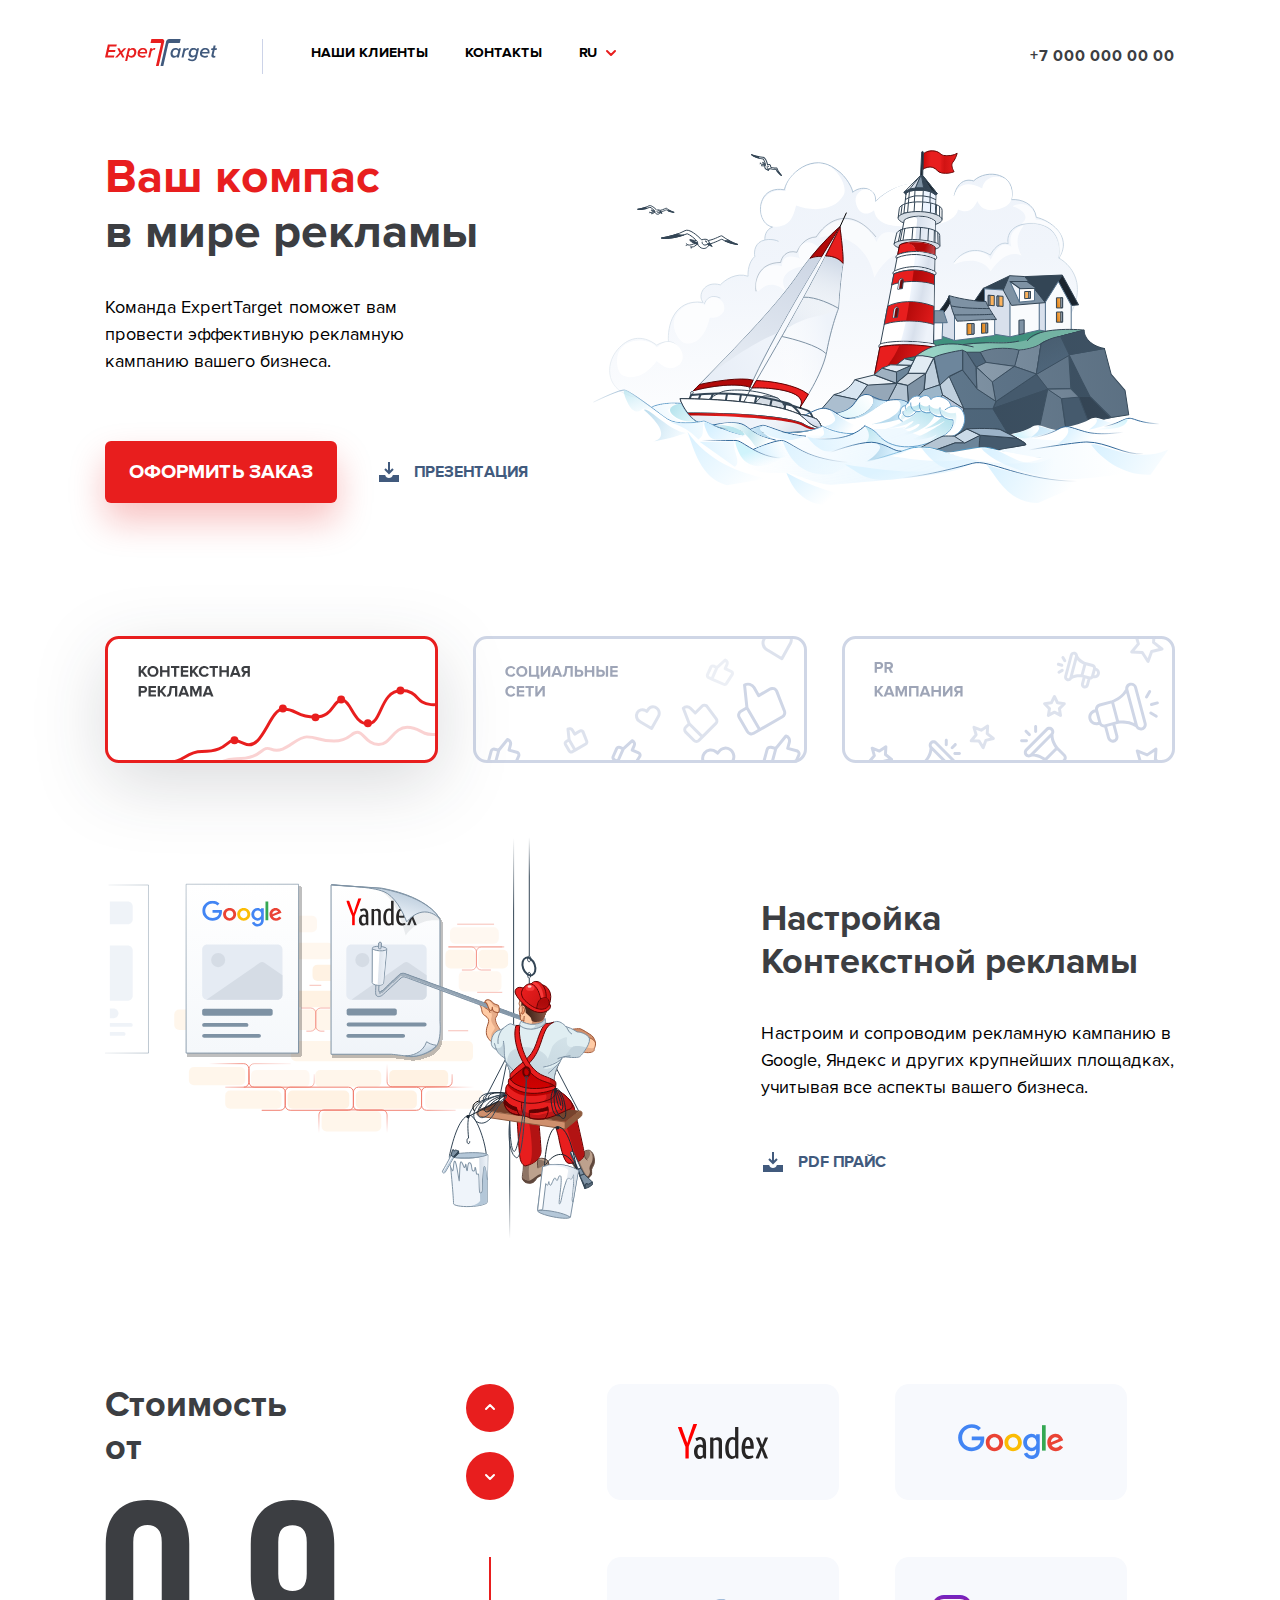
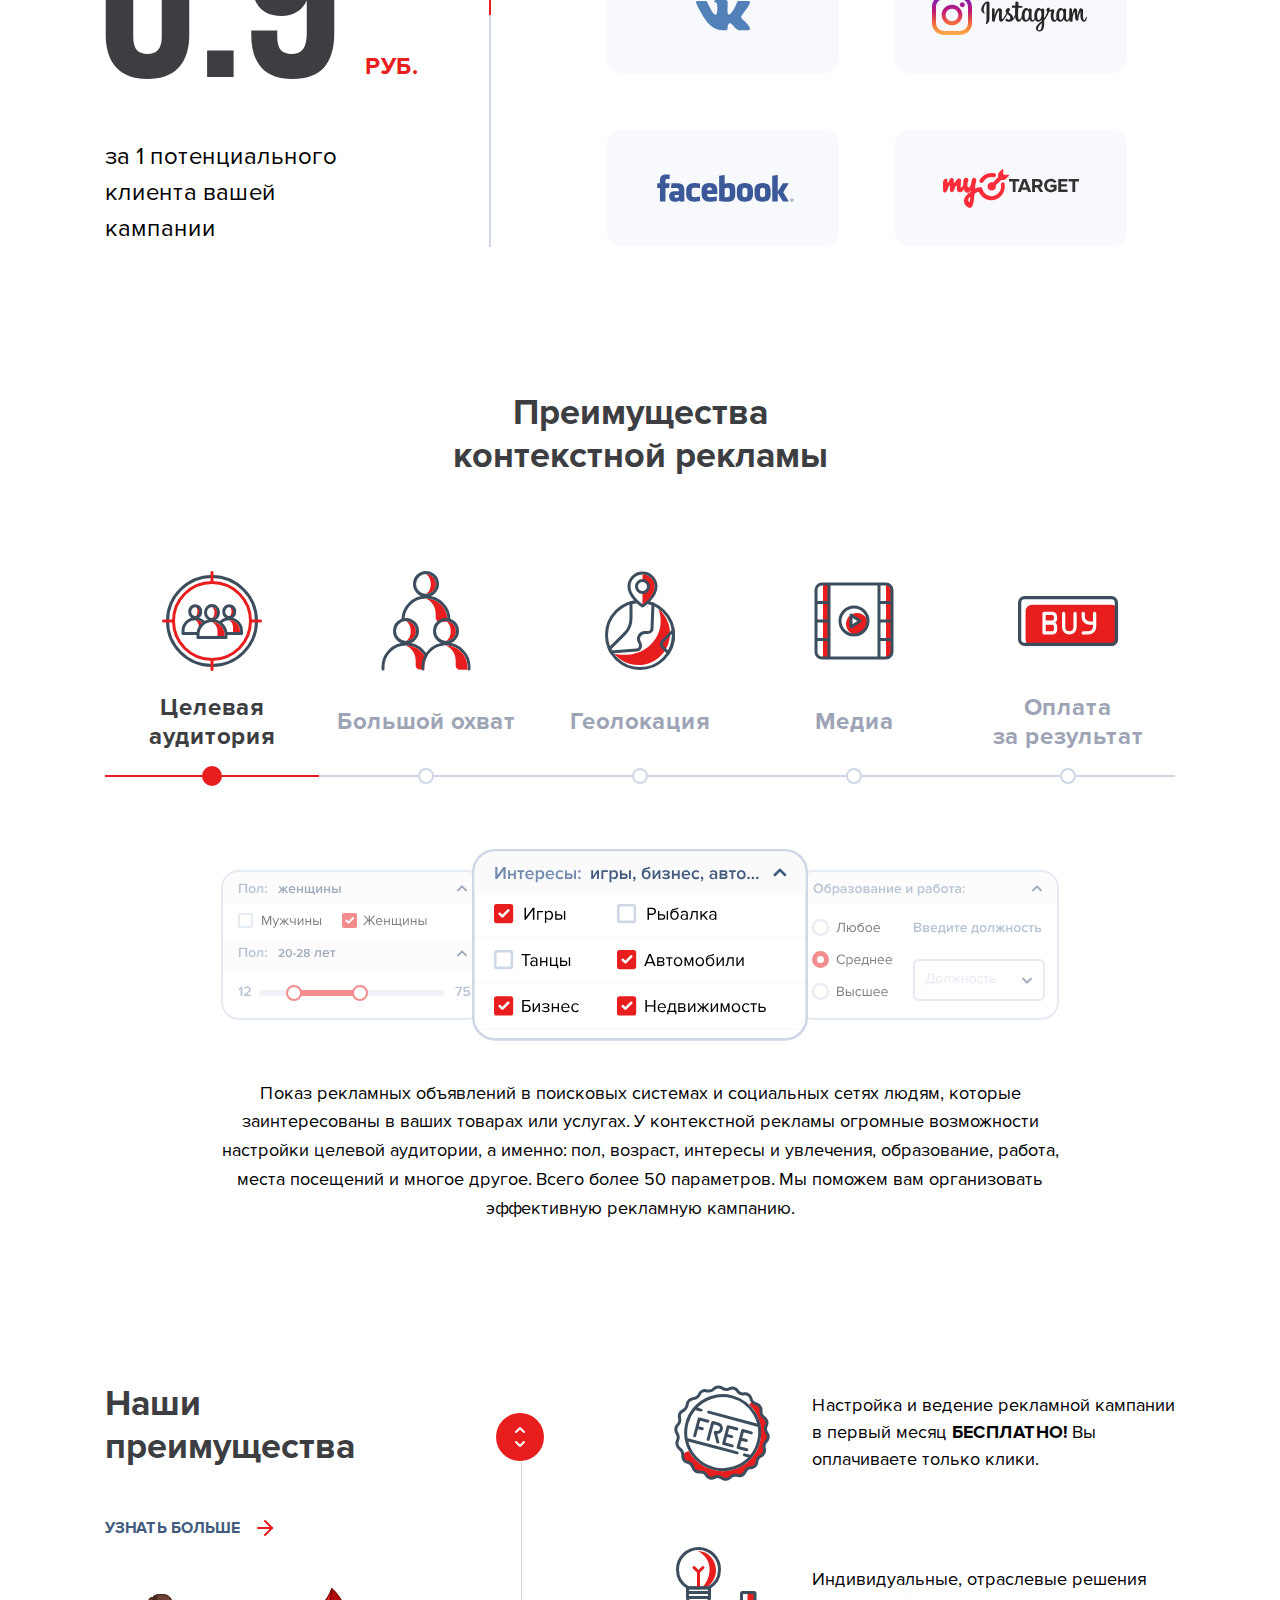
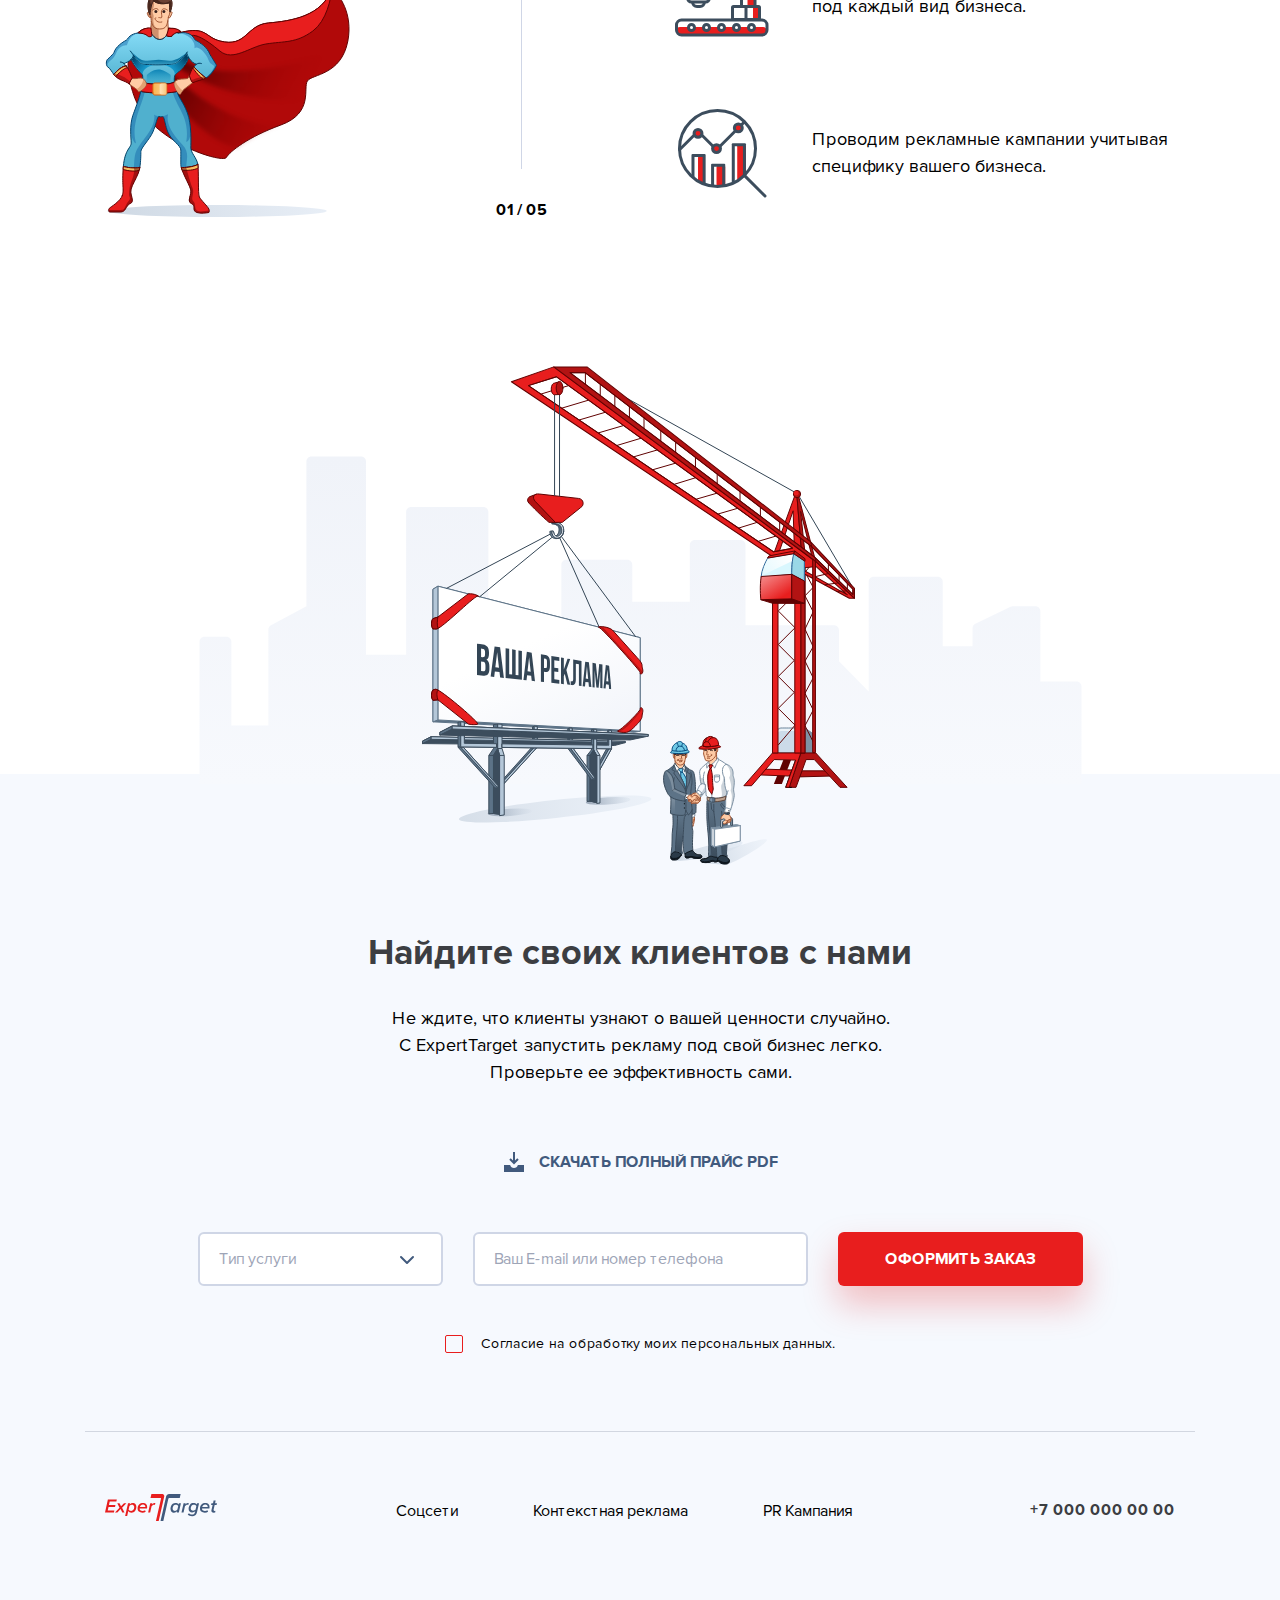
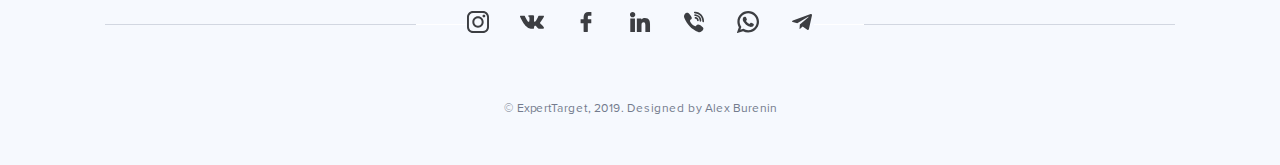
<file: index.html>
<!DOCTYPE html>
<html lang="ru">
<head>
    <meta charset=utf-8>
    <meta name="viewport" content="width= device-width, initial-scale=1">
    <meta name="description" content="">
    <meta name="keywords" content="">
    <title>Ваш компас в мире рекламы</title>
    <link rel="icon" type="image/png" href="img/favicon.png">
    <link href="css/fonts.css" rel="stylesheet">
<!--    <link href="css/screen.css" rel="stylesheet">-->
     <link href="css/style.css" rel="stylesheet">
    <script src="js/jquery.js"></script>
<!--    <script src="js/script.js"></script>-->
     <script src="js/script.min.js"></script>
</head>
<body>

  <div id="wrapper">

    <div id="modal">
      <div class="modal_content">
        <div class="modal_close">
          <img src="img/close.svg" title="закрыть окно" alt="закрыть окно">
        </div>
        <div class="content_place"></div>
      </div>
    </div>

    <div id="fixed_menu" class="fixed_menu_wrapper">
      <nav class="fixed_menu">
         <a href="/" class="logo"><img src="img/logo.svg" alt="Expert Target"></a>
         <ul class="fixed_menu_links">
           <li><a href="index.html">Контекстная реклама</a></li>
           <li><a href="index3.html">Соцсети</a></li>
           <li><a href="index2.html">СМИ</a></li>
           <li><a href="customers.html">Наши клиенты</a></li>
           <li><a href="#contacts" class="popup_link">Контакты</a></li>
           <li><a href="#" class="link_select">Ru</a></li>
         </ul>
         <a href="" class="main_outline_btn">Оформить заказ</a>
      </nav>
    </div>

    <div class="mobile_nav">
      <div class="mobile_nav_menu">
        <img src="img/menu-line.svg" alt="открыть меню">
        <img src="img/menu-line.svg" alt="открыть меню">
        <img src="img/menu-line.svg" alt="открыть меню">
      </div>
      <p class="logo"><img src="img/logo.svg" alt="Expert Target"></p>
      <a href="" class="mobile_nav_tel">
        <img src="img/tel-icon.svg" alt="Позвонить">
      </a>
    </div>

    <div id="mobile-menu" class="mobile_menu_wrapper">
      <div class="mobile_menu_overlay"></div>
      <nav class="mobile_menu">
        <div class="mobile_menu_close">
          <img src="img/close.svg" alt="закрыть меню">
        </div>
        <div class="mobile_menu_head">
          <p class="logo"><img src="img/logo.svg" alt="Expert Target"></p>
           <a href="#" class="link_select">Ru</a>
        </div>
         <ul class="mobile_menu_links">
           <li class="mobile_menu_active"><a href="index.html">Контекстная реклама</a></li>
           <li><a href="index3.html">Соцсети</a></li>
           <li><a href="index2.html">СМИ</a></li>
           <li><a href="customers.html">Наши клиенты</a></li>
           <li><a href="#contacts" class="popup_link">Контакты</a></li>
         </ul>
         <div class="mobile_menu_bottom">
           <p><a href="tel:+70000000000" class="mobile_menu_tel">+7 000 000 00 00</a></p>
           <a href="#" class="main_btn">Оформить заказ</a>
         </div>
      </nav>
    </div>

    <div class="wrapper">

      <header>
        <div>
          <a href="/" class="logo"><img src="img/logo.svg" alt="Expert Target"></a>
          <ul class="menu_links">
            <li><a href="customers.html" class="header_link">Наши клиенты</a></li>
            <li><a href="#contacts" class="popup_link header_link">Контакты</a></li>
            <li><a href="#" class="header_link link_select">Ru</a></li>
          </ul>
        </div>
        <a href="tel:+70000000000" class="header_tel">+7 000 000 00 00</a>
      </header>

      <div class="banner">
        <div class="banner_info">
          <h1><span class="text-red">Ваш компас</span> в мире рекламы</h1>
          <h3 class="text">Команда ExpertTarget поможет вам провести эффективную рекламную кампанию вашего бизнеса.</h3>
          <div class="banner_buttons">
            <a href="" class="main_btn">Оформить Заказ</a>
            <a href="" class="main_link">Презентация</a>
          </div>
        </div>
        <img src="img/banner.svg" alt="Ваш компас в мире рекламы" class="banner_img">
      </div>

      <div class="main_types">
        <a href="index.html" class="main_type__active">
          <img src="img/type-context-active.svg"  alt="Контекстрая реклама">
        </a>
        <a href="index3.html">
          <img src="img/type-soc.svg" alt="Социальные сети">
        </a>
        <a href="index2.html">
          <img src="img/type-pr.svg" alt="PR Кампания">
        </a>
      </div>

      <section class="customization">
        <img src="img/customization.svg" alt="Настройка Контекстной рекламы">
        <div class="customization_info">
          <h2>Настройка <br> Контекстной рекламы</h2>
          <p class="text">Настроим и сопроводим рекламную кампанию в Google, Яндекс и других крупнейших площадках, учитывая все аспекты вашего бизнеса.</p>
          <a href="" class="main_link">pdf прайс</a>
        </div>
      </section>

      <section class="cost">
        <div class="cost_static">
          <h2>Стоимость от</h2>
          <div class="cost_static_price">
            <img src="img/cost.svg" alt="0.9">
            <span class="text-red">Руб.</span>
          </div>
          <p>за 1 потенциального клиента вашей кампании</p>
        </div>
        <div class="cost_scroll">
          <button class="cost_scroll_up"></button>
          <button class="cost_scroll_dowm"></button>
          <div class="cost_scroll_line">
            <span></span>
          </div>
        </div>
        <div class="cost_elements">
          <div class="cost_item">
            <img src="img/index/yandex.svg" alt="yandex">
          </div>
          <div class="cost_item">
            <img src="img/index/google.svg" alt="google">
          </div>
          <div class="cost_item">
            <img src="img/index/vk.svg" alt="vk">
          </div>
          <div class="cost_item">
            <img src="img/index/instagram.svg" alt="instagram">
          </div>
          <div class="cost_item">
            <img src="img/index/fb.svg" alt="facebook">
          </div>
          <div class="cost_item">
            <img src="img/index/mytarget.svg" alt="mytarget">
          </div>
          <div class="cost_item">
            <img src="img/index/vk.svg" alt="vk">
          </div>
          <div class="cost_item">
            <img src="img/index/vk.svg" alt="vk">
          </div>
          <div class="cost_item">
            <img src="img/index/vk.svg" alt="vk">
          </div>
          <div class="cost_item">
            <img src="img/index/vk.svg" alt="vk">
          </div>
        </div>
        <div class="cost_line-mobile"><span></span></div>

      </section>

      <section class="main_tabs tabs_png">
        <h2>Преимущества контекстной рекламы</h2>
        <div class="tabs">
          <div class="tabs__links">
            <div class="tabs__link">
              <img src="img/index/tagetlh.svg" alt="Целевая аудитория">
              <span>Целевая <br> аудитория</span>
              <div class="tab-info">
                <div class="tab_full-width">
                  <img src="img/index/targetlh-img.svg" alt="Целевая аудитория">
                  <p class="text">Показ рекламных объявлений в поисковых системах и социальных сетях людям, которые заинтересованы в ваших товарах или услугах. У контекстной рекламы огромные возможности настройки целевой аудитории, а именно: пол, возраст, интересы и увлечения, образование, работа, места посещений и многое другое. Всего более 50 параметров. Мы поможем вам организовать эффективную рекламную кампанию.</p>
                </div>
              </div>
            </div>

            <div class="tabs__link">
              <img src="img/index/greatreach.svg" alt="Большой охват">
              <span>Большой охват</span>
              <div class="tab-info">
                <div class="tab_full-width">
                  <img src="img/index/greatreach-img.svg" alt="Большой охват">
                  <span>Пользователей в 2019 году</span>
                  <p class="text">Поисковые системы и социальные сети посещают миллионы людей ежедневно. Не упускайте возможность найти ваших клиентов среди интернет пользователей. Контекстная реклама подходит как мелкому так и крупному бизнесу.</p>
                </div>
              </div>
            </div>

            <div class="tabs__link">
              <img src="img/index/geolocation.svg" alt="Геолокация">
              <span>Геолокация</span>
              <div class="tab-info">
                <div class="tab_half-width">
                  <img src="img/index/geolocation-img.svg" alt="Геолокация">
                  <p class="text">Показывайте ваши объявления людям, которые проживают в нужных регионах или посещают определенные места. Возможно задавать Страны, конкретные города, улицы и даже любую точку или место на карте. Что позволяет находить ближайших клиентов к вашему бизнесу.</p>
                </div>
              </div>
            </div>

              <div class="tabs__link">
                <img src="img/index/media.svg" alt="Медиа">
                <span>Медиа</span>
                <div class="tab-info">
                  <div class="tab_full-width">
                    <div class="tabs_video">
                      <div class="phone_video show650">
                        <video src="video/video.mp4"></video>
                      </div>
                      <img src="img/index/media-img-mob.svg" class="show650" alt="Медиа">
                      <img src="img/index/media-img.png" class="hide650" alt="Медиа">
                    </div>
                    <p class="text">Медиайная реклама поможет подробно и быстро рассказать о вашем продукте или услуги. Возможно размещать баннера и целые видеоролики. Такая реклама не останется не замеченной.</p>
                  </div>
                </div>
            </div>
            <div class="tabs__link">
              <img src="img/index/buy.svg" alt="Оплата за результат">
              <span>Оплата <br> за результат</span>
              <div class="tab-info">
                <div class="tab_full-width">
                  <img src="img/index/buy-img.svg" alt="Оплата за результат">
                  <p class="text">Возможно настроить рекламные кампании так, что вы будете платить не за клики или показы, а конкретно за результат. Например, оформленный заказ на вашем сайте, регистрацию, прохождение опроса, заполнение различных форм и.т.д. Данный вид рекламы требует профессиональных знаний и тонкой настройки. Наши специалисты с радостью помогут вам!</p>
                </div>
              </div>
            </div>

          </div>
          <div class="tabs__content"></div>
        </div>
      </section>

      <section class="advantage">
        <div class="advantage_info">
          <h2>Наши преимущества</h2>
          <p class="advantage_text">
            Узнать больше
            <img src="img/right-arrow.svg" alt="в право">
          </p>
          <img src="img/advantage.svg" class="advantage_image" alt="Наши преимущества">
        </div>
        <div class="advantage_scroll">
          <div class="advantage_scroll__btn">
            <button>
              <img src="img/cost-arrow.svg" alt="сдивг">
              <img src="img/cost-arrow.svg" alt="сдивг">
            </button>
          </div>
          <p class="advantage_scroll__count">
            <span class="count_current">01</span>
            /
            <span class="count_total">05</span>
          </p>
        </div>
        <div class="advantage_items">
          <div class="advantage_item">
            <img src="img/index/advanage1.svg" alt="Настройка и ведение рекламной кампании">
            <p class="text">Настройка и ведение рекламной кампании в первый месяц <span>БЕСПЛАТНО!</span> Вы оплачиваете только клики.</p>
          </div>
          <div class="advantage_item">
            <img src="img/index/advanage2.svg" alt="Индивидуальные, отраслевые решения">
            <p class="text">Индивидуальные, отраслевые решения под каждый вид бизнеса.</p>
          </div>
          <div class="advantage_item">
            <img src="img/index/advanage3.svg" alt="Проводим рекламные кампании">
            <p class="text">Проводим рекламные кампании учитывая специфику вашего бизнеса. </p>
          </div>
          <div class="advantage_item">
            <img src="img/index/advanage4.svg" alt="Бесплатная консультация">
            <p class="text">Бесплатная консультация</p>
          </div>
          <div class="advantage_item">
            <img src="img/index/advanage5.svg" alt="Гибкая ценовая политика">
            <p class="text">Гибкая ценовая политика</p>
          </div>
        </div>
      </section>

    </div>

    <div class="action_img">
      <img src="img/advertisement.svg" alt="Ваша реклама">
    </div>

    <section class="action">
      <h2>Найдите своих клиентов с нами</h2>
      <p class="text">Не ждите, что клиенты узнают о вашей ценности случайно. С ExpertTarget запустить рекламу под свой бизнес легко. Проверьте ее эффективность сами.</p>
      <a href="#" class="main_link">скачать полный прайс pdf</a>
      <form action="form.php" enctype="multipart/form-data">
        <div class="action_inputs">
          <select name="service_type" required>
            <option value="" disabled selected class="hidden">Тип услуги</option>
            <option value="">Контекстная реклама</option>
            <option value="">Соцсети</option>
            <option value="">PR Кампания</option>
          </select>
          <input type="text" name="contacts" placeholder="Ваш E-mail или номер телефона">
          <button type="submit" class="main_btn">Оформить Заказ</button>
        </div>
        <label class="action_agreement">
          <input type="checkbox" name="agreement">
          <span class="custom_checkbox"></span>
          Согласие на обработку моих персональных данных.
        </label>
      </form>
    </section>

    <footer>
      <div class="wrapper">
        <div class="footer_nav">
          <a href="/" class="logo"><img src="img/logo.svg" alt="Expert Target"></a>
          <ul class="footer_links">
            <li><a href="index3.html">Соцсети</a></li>
            <li><a href="index.html">Контекстная реклама</a></li>
            <li><a href="index2.html">PR Кампания</a></li>
          </ul>
          <a href="" class="footer_tel">+7 000 000 00 00</a>
        </div>
        <ul class="footer_soc">
          <li><a href="#"><img src="img/instagram.svg" alt="instagram"></a></li>
          <li><a href="#"><img src="img/vk.svg" alt="vk"></a></li>
          <li><a href="#"><img src="img/fb.svg" alt="facebook"></a></li>
          <li><a href="#"><img src="img/in.svg" alt="in"></a></li>
          <li><a href="#"><img src="img/tel.svg" alt="tel"></a></li>
          <li><a href="#"><img src="img/whatsapp.svg" alt="whatsapp"></a></li>
          <li><a href="#"><img src="img/telegram.svg" alt="telegram"></a></li>
        </ul>
        <p class="footer_text">© ExpertTarget, 2019. Designed by Alex Burenin</p>
      </div>
    </footer>

    <div id="contacts" class="popup" data-width="330">
      <div class="contacts">
        <div class="contacts_info">
          <h4>Контакты</h4>
          <div class="contacts_item">
            <p>E-mail:</p>
            <a href="mailto:experttarget@gmail.com">experttarget@gmail.com</a>
          </div>
          <div class="contacts_item">
            <p>Телефон:</p>
            <a href="rel:+70000000000">+7 000 000 00 00</a>
          </div>
        </div>
        <div class="contacts_line"></div>
        <div class="contacts_soc">
          <a href="#"><img src="img/instagram.svg" alt="instagram"></a>
          <a href="#"><img src="img/vk.svg" alt="vk"></a>
          <a href="#"><img src="img/fb.svg" alt="facebook"></a>
          <a href="#"><img src="img/in.svg" alt="in"></a>
          <a href="#"><img src="img/tel.svg" alt="tel"></a>
          <a href="#"><img src="img/whatsapp.svg" alt="whatsapp"></a>
          <a href="#"><img src="img/telegram.svg" alt="telegram"></a>
        </div>
      </div>
    </div>

  </div>

</body>
</html>
</file>
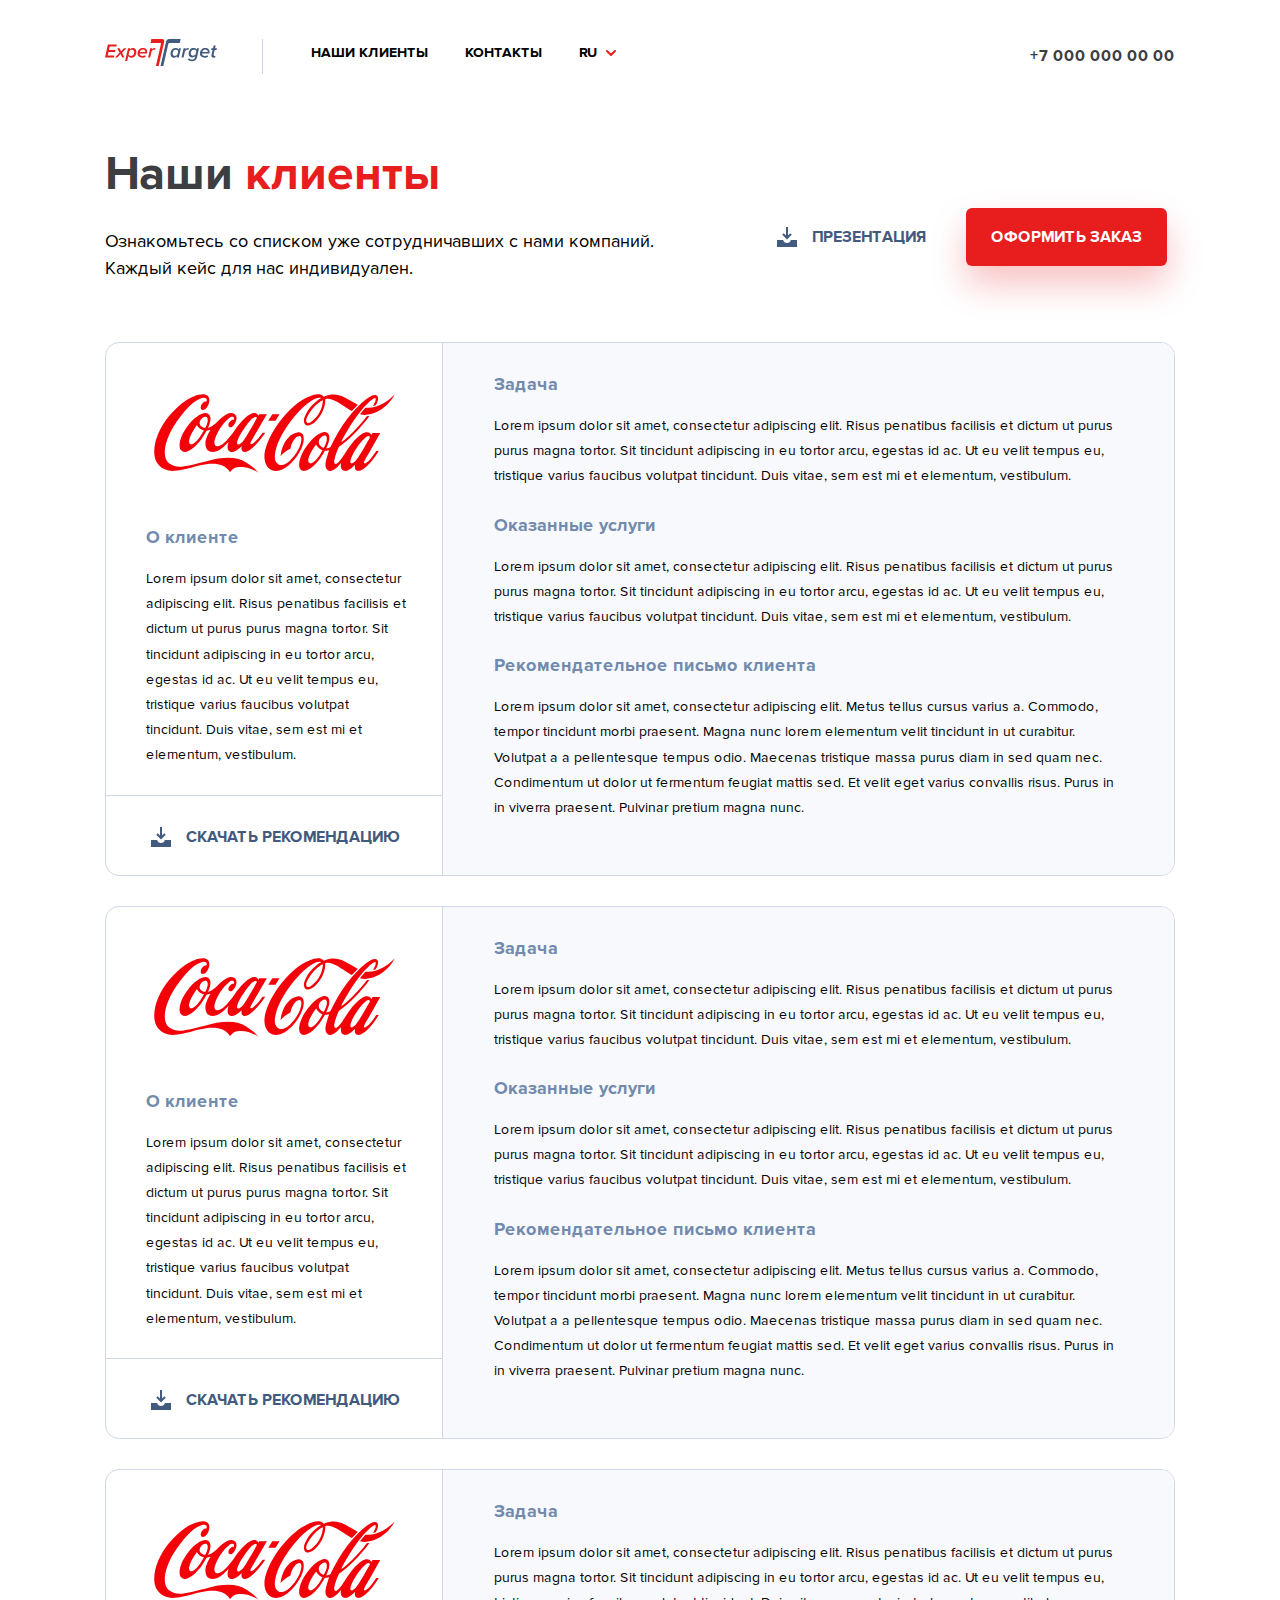
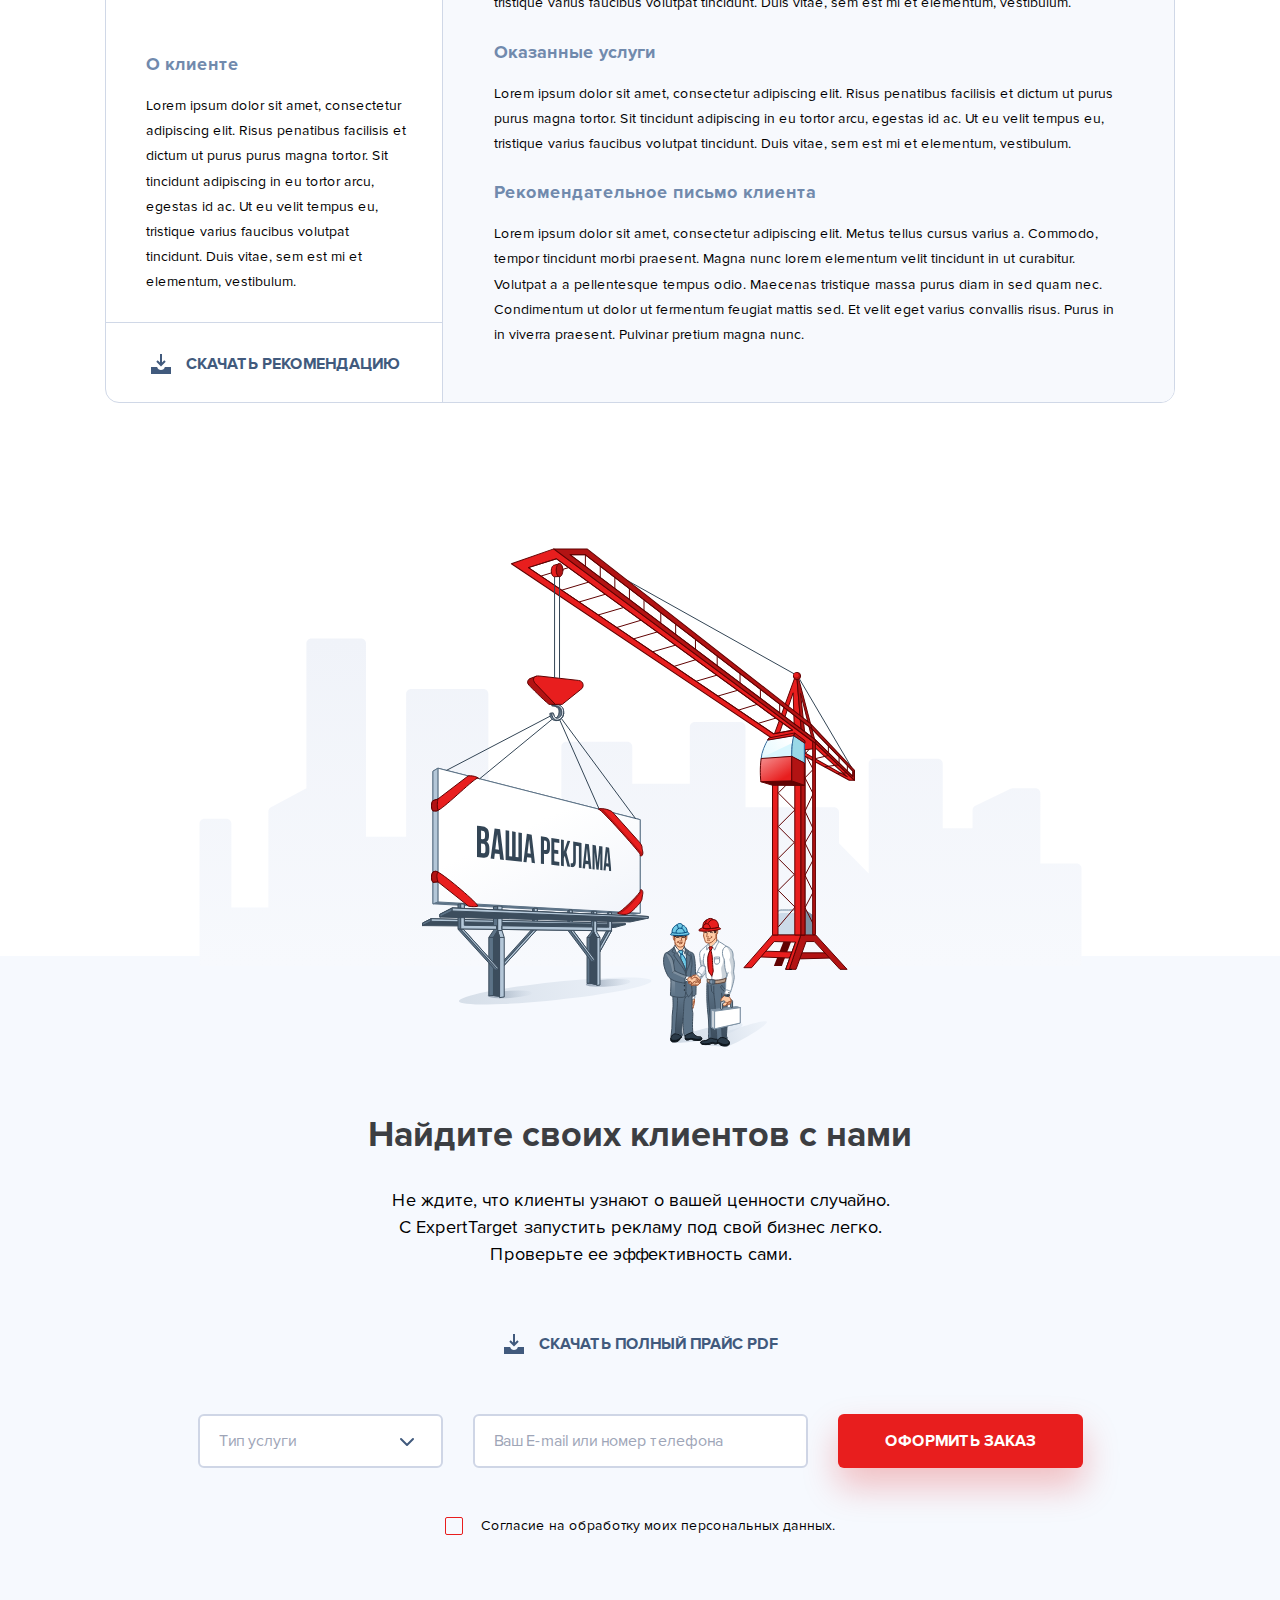
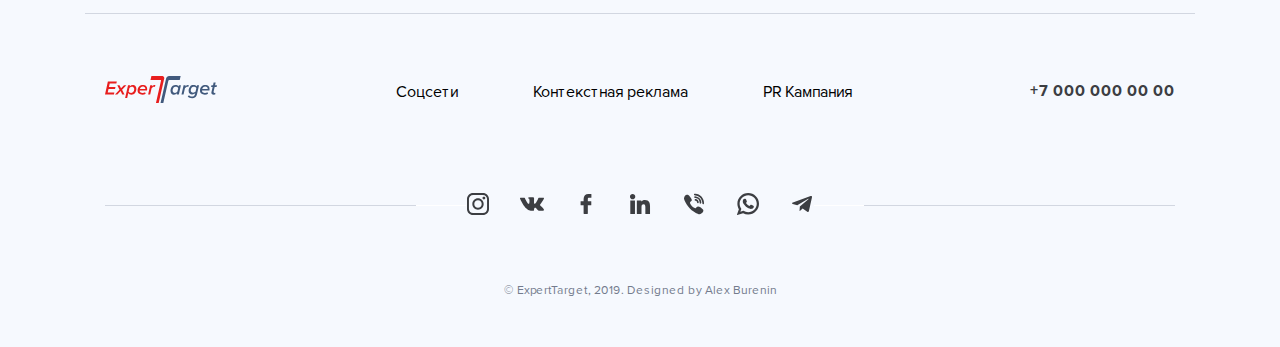
<file: customers.html>
<!DOCTYPE html>
<html lang="ru">
<head>
  <meta charset=utf-8>
  <meta name="viewport" content="width= device-width, initial-scale=1">
  <meta name="description" content="">
  <meta name="keywords" content="">
  <title>Ваш компас в мире рекламы</title>
  <link rel="icon" type="image/png" href="img/favicon.png">
  <link href="css/fonts.css" rel="stylesheet">
  <!-- <link href="css/screen.css" rel="stylesheet"> -->
  <link href="css/style.css" rel="stylesheet">
  <script src="js/jquery.js"></script>
  <!-- <script src="js/script.js"></script> -->
  <script src="js/script.min.js"></script>
</head>

<body>

  <div id="wrapper">

    <div id="modal">
      <div class="modal_content">
        <div class="modal_close">
          <img src="img/close.svg" title="закрыть окно" alt="закрыть окно">
        </div>
        <div class="content_place"></div>
      </div>
    </div>

    <div id="fixed_menu" class="fixed_menu_wrapper">
      <nav class="fixed_menu">
        <a href="/" class="logo"><img src="img/logo.svg" alt="Expert Target"></a>
        <ul class="fixed_menu_links">
          <li><a href="index.html">Контекстная реклама</a></li>
          <li><a href="index3.html">Соцсети</a></li>
          <li><a href="index2.html">СМИ</a></li>
          <li><a href="customers.html">Наши клиенты</a></li>
          <li><a href="#contacts" class="popup_link">Контакты</a></li>
          <li><a href="#" class="link_select">Ru</a></li>
        </ul>
        <a href="" class="main_outline_btn">Оформить заказ</a>
      </nav>
    </div>

    <div class="mobile_nav">
      <div class="mobile_nav_menu">
        <img src="img/menu-line.svg" alt="открыть меню">
        <img src="img/menu-line.svg" alt="открыть меню">
        <img src="img/menu-line.svg" alt="открыть меню">
      </div>
      <p class="logo"><img src="img/logo.svg" alt="Expert Target"></p>
      <a href="" class="mobile_nav_tel">
        <img src="img/tel-icon.svg" alt="Позвонить">
      </a>
    </div>

    <div id="mobile-menu" class="mobile_menu_wrapper">
      <div class="mobile_menu_overlay"></div>
      <nav class="mobile_menu">
        <div class="mobile_menu_close">
          <img src="img/close.svg" alt="закрыть меню">
        </div>
        <div class="mobile_menu_head">
          <p class="logo"><img src="img/logo.svg" alt="Expert Target"></p>
          <a href="#" class="link_select">Ru</a>
        </div>
        <ul class="mobile_menu_links">
          <li><a href="index.html">Контекстная реклама</a></li>
          <li><a href="index3.html">Соцсети</a></li>
          <li><a href="index2.html">СМИ</a></li>
          <li class="mobile_menu_active"><a href="customers.html">Наши клиенты</a></li>
          <li><a href="#contacts" class="popup_link">Контакты</a></li>
        </ul>
        <div class="mobile_menu_bottom">
          <p><a href="tel:+70000000000" class="mobile_menu_tel">+7 000 000 00 00</a></p>
          <a href="#" class="main_btn">Оформить заказ</a>
        </div>
      </nav>
    </div>

    <div class="wrapper">

      <header>
        <div>
          <a href="/" class="logo"><img src="img/logo.svg" alt="Expert Target"></a>
          <ul class="menu_links">
            <li><a href="customers.html" class="header_link">Наши клиенты</a></li>
            <li><a href="#contacts" class="popup_link header_link">Контакты</a></li>
            <li><a href="#" class="header_link link_select">Ru</a></li>
          </ul>
        </div>
        <a href="tel:+70000000000" class="header_tel">+7 000 000 00 00</a>
      </header>


      <div class="customers">
        <h1>Наши <span class="text-red">клиенты</span></h1>
        <div class="customers_info">
          <p class="text">Ознакомьтесь со списком уже сотрудничавших с нами компаний. <br>Каждый кейс для нас индивидуален.</p>
          <div class="customers_btn">
            <a href="" class="main_link">Презентация</a>
            <a href="" class="main_btn">Оформить Заказ</a>
          </div>
        </div>
        <div class="customers_item">
          <div class="customer_main">
            <img src="img/customers/coca-cola.svg" alt="Coca cola">
            <h5 class="customer_title">О клиенте</h5>
            <p class="customer_text">Lorem ipsum dolor sit amet, consectetur adipiscing elit. Risus penatibus facilisis et dictum ut purus purus magna tortor. Sit tincidunt adipiscing in eu tortor arcu, egestas id ac. Ut eu velit tempus eu,
              tristique varius faucibus volutpat tincidunt. Duis vitae, sem est mi et elementum, vestibulum. </p>
            <div class="customer_link">
              <a href="" class="main_link ">Скачать рекомендацию</a>
            </div>
          </div>
          <div class="customer_description">
            <div class="customer_description_morebtn">
              <p>Подробнее</p>
            </div>
            <h5 class="customer_title">Задача</h5>
            <p class="customer_text">Lorem ipsum dolor sit amet, consectetur adipiscing elit. Risus penatibus facilisis et dictum ut purus purus magna tortor. Sit tincidunt adipiscing in eu tortor arcu, egestas id ac. Ut eu velit tempus eu,
              tristique varius faucibus volutpat tincidunt. Duis vitae, sem est mi et elementum, vestibulum.</p>
            <h5 class="customer_title">Оказанные услуги</h5>
            <p class="customer_text">Lorem ipsum dolor sit amet, consectetur adipiscing elit. Risus penatibus facilisis et dictum ut purus purus magna tortor. Sit tincidunt adipiscing in eu tortor arcu, egestas id ac. Ut eu velit tempus eu,
              tristique varius faucibus volutpat tincidunt. Duis vitae, sem est mi et elementum, vestibulum.</p>
            <h5 class="customer_title">Рекомендательное письмо клиента</h5>
            <p class="customer_text">Lorem ipsum dolor sit amet, consectetur adipiscing elit. Metus tellus cursus varius a. Commodo, tempor tincidunt morbi praesent. Magna nunc lorem elementum velit tincidunt in ut curabitur. Volutpat a a
              pellentesque tempus odio. Maecenas tristique massa purus diam in sed quam nec. Condimentum ut dolor ut fermentum feugiat mattis sed. Et velit eget varius convallis risus. Purus in in viverra praesent. Pulvinar pretium magna nunc.</p>
          </div>
        </div>
        <div class="customers_item">
          <div class="customer_main">
            <img src="img/customers/coca-cola.svg" alt="Coca cola">
            <h5 class="customer_title">О клиенте</h5>
            <p class="customer_text">Lorem ipsum dolor sit amet, consectetur adipiscing elit. Risus penatibus facilisis et dictum ut purus purus magna tortor. Sit tincidunt adipiscing in eu tortor arcu, egestas id ac. Ut eu velit tempus eu,
              tristique varius faucibus volutpat tincidunt. Duis vitae, sem est mi et elementum, vestibulum. </p>
            <div class="customer_link">
              <a href="" class="main_link ">Скачать рекомендацию</a>
            </div>
          </div>
          <div class="customer_description">
            <div class="customer_description_morebtn">
              <p>Подробнее</p>
            </div>
            <h5 class="customer_title">Задача</h5>
            <p class="customer_text">Lorem ipsum dolor sit amet, consectetur adipiscing elit. Risus penatibus facilisis et dictum ut purus purus magna tortor. Sit tincidunt adipiscing in eu tortor arcu, egestas id ac. Ut eu velit tempus eu,
              tristique varius faucibus volutpat tincidunt. Duis vitae, sem est mi et elementum, vestibulum.</p>
            <h5 class="customer_title">Оказанные услуги</h5>
            <p class="customer_text">Lorem ipsum dolor sit amet, consectetur adipiscing elit. Risus penatibus facilisis et dictum ut purus purus magna tortor. Sit tincidunt adipiscing in eu tortor arcu, egestas id ac. Ut eu velit tempus eu,
              tristique varius faucibus volutpat tincidunt. Duis vitae, sem est mi et elementum, vestibulum.</p>
            <h5 class="customer_title">Рекомендательное письмо клиента</h5>
            <p class="customer_text">Lorem ipsum dolor sit amet, consectetur adipiscing elit. Metus tellus cursus varius a. Commodo, tempor tincidunt morbi praesent. Magna nunc lorem elementum velit tincidunt in ut curabitur. Volutpat a a
              pellentesque tempus odio. Maecenas tristique massa purus diam in sed quam nec. Condimentum ut dolor ut fermentum feugiat mattis sed. Et velit eget varius convallis risus. Purus in in viverra praesent. Pulvinar pretium magna nunc.</p>
          </div>
        </div>
        <div class="customers_item">
          <div class="customer_main">
            <img src="img/customers/coca-cola.svg" alt="Coca cola">
            <h5 class="customer_title">О клиенте</h5>
            <p class="customer_text">Lorem ipsum dolor sit amet, consectetur adipiscing elit. Risus penatibus facilisis et dictum ut purus purus magna tortor. Sit tincidunt adipiscing in eu tortor arcu, egestas id ac. Ut eu velit tempus eu,
              tristique varius faucibus volutpat tincidunt. Duis vitae, sem est mi et elementum, vestibulum. </p>
            <div class="customer_link">
              <a href="" class="main_link ">Скачать рекомендацию</a>
            </div>
          </div>
          <div class="customer_description">
            <div class="customer_description_morebtn">
              <p>Подробнее</p>
            </div>
            <h5 class="customer_title">Задача</h5>
            <p class="customer_text">Lorem ipsum dolor sit amet, consectetur adipiscing elit. Risus penatibus facilisis et dictum ut purus purus magna tortor. Sit tincidunt adipiscing in eu tortor arcu, egestas id ac. Ut eu velit tempus eu,
              tristique varius faucibus volutpat tincidunt. Duis vitae, sem est mi et elementum, vestibulum.</p>
            <h5 class="customer_title">Оказанные услуги</h5>
            <p class="customer_text">Lorem ipsum dolor sit amet, consectetur adipiscing elit. Risus penatibus facilisis et dictum ut purus purus magna tortor. Sit tincidunt adipiscing in eu tortor arcu, egestas id ac. Ut eu velit tempus eu,
              tristique varius faucibus volutpat tincidunt. Duis vitae, sem est mi et elementum, vestibulum.</p>
            <h5 class="customer_title">Рекомендательное письмо клиента</h5>
            <p class="customer_text">Lorem ipsum dolor sit amet, consectetur adipiscing elit. Metus tellus cursus varius a. Commodo, tempor tincidunt morbi praesent. Magna nunc lorem elementum velit tincidunt in ut curabitur. Volutpat a a
              pellentesque tempus odio. Maecenas tristique massa purus diam in sed quam nec. Condimentum ut dolor ut fermentum feugiat mattis sed. Et velit eget varius convallis risus. Purus in in viverra praesent. Pulvinar pretium magna nunc.</p>
          </div>
        </div>
      </div>



    </div>

    <div class="action_img">
      <img src="img/advertisement.svg" alt="Ваша реклама">
    </div>

    <section class="action">
      <h2>Найдите своих клиентов с нами</h2>
      <p class="text">Не ждите, что клиенты узнают о вашей ценности случайно. С ExpertTarget запустить рекламу под свой бизнес легко. Проверьте ее эффективность сами.</p>
      <a href="#" class="main_link">скачать полный прайс pdf</a>
      <form action="form.php" enctype="multipart/form-data">
        <div class="action_inputs">
          <select name="service_type" required>
            <option value="" disabled selected class="hidden">Тип услуги</option>
            <option value="">Контекстная реклама</option>
            <option value="">Соцсети</option>
            <option value="">PR Кампания</option>
          </select>
          <input type="text" name="contacts" placeholder="Ваш E-mail или номер телефона">
          <button type="submit" class="main_btn">Оформить Заказ</button>
        </div>
        <label class="action_agreement">
          <input type="checkbox" name="agreement">
          <span class="custom_checkbox"></span>
          Согласие на обработку моих персональных данных.
        </label>
      </form>
    </section>

    <footer>
      <div class="wrapper">
        <div class="footer_nav">
          <a href="/" class="logo"><img src="img/logo.svg" alt="Expert Target"></a>
          <ul class="footer_links">
            <li><a href="index3.html">Соцсети</a></li>
            <li><a href="index.html">Контекстная реклама</a></li>
            <li><a href="index2.html">PR Кампания</a></li>
          </ul>
          <a href="" class="footer_tel">+7 000 000 00 00</a>
        </div>
        <ul class="footer_soc">
          <li><a href="#"><img src="img/instagram.svg" alt="instagram"></a></li>
          <li><a href="#"><img src="img/vk.svg" alt="vk"></a></li>
          <li><a href="#"><img src="img/fb.svg" alt="facebook"></a></li>
          <li><a href="#"><img src="img/in.svg" alt="in"></a></li>
          <li><a href="#"><img src="img/tel.svg" alt="tel"></a></li>
          <li><a href="#"><img src="img/whatsapp.svg" alt="whatsapp"></a></li>
          <li><a href="#"><img src="img/telegram.svg" alt="telegram"></a></li>
        </ul>
        <p class="footer_text">© ExpertTarget, 2019. Designed by Alex Burenin</p>
      </div>
    </footer>

  </div>

  <div id="contacts" class="popup" data-width="330">
    <div class="contacts">
      <div class="contacts_info">
        <h4>Контакты</h4>
        <div class="contacts_item">
          <p>E-mail:</p>
          <a href="mailto:experttarget@gmail.com">experttarget@gmail.com</a>
        </div>
        <div class="contacts_item">
          <p>Телефон:</p>
          <a href="rel:+70000000000">+7 000 000 00 00</a>
        </div>
      </div>
      <div class="contacts_line"></div>
      <div class="contacts_soc">
        <a href="#"><img src="img/instagram.svg" alt="instagram"></a>
        <a href="#"><img src="img/vk.svg" alt="vk"></a>
        <a href="#"><img src="img/fb.svg" alt="facebook"></a>
        <a href="#"><img src="img/in.svg" alt="in"></a>
        <a href="#"><img src="img/tel.svg" alt="tel"></a>
        <a href="#"><img src="img/whatsapp.svg" alt="whatsapp"></a>
        <a href="#"><img src="img/telegram.svg" alt="telegram"></a>
      </div>
    </div>
  </div>

</body>

</html>
</file>
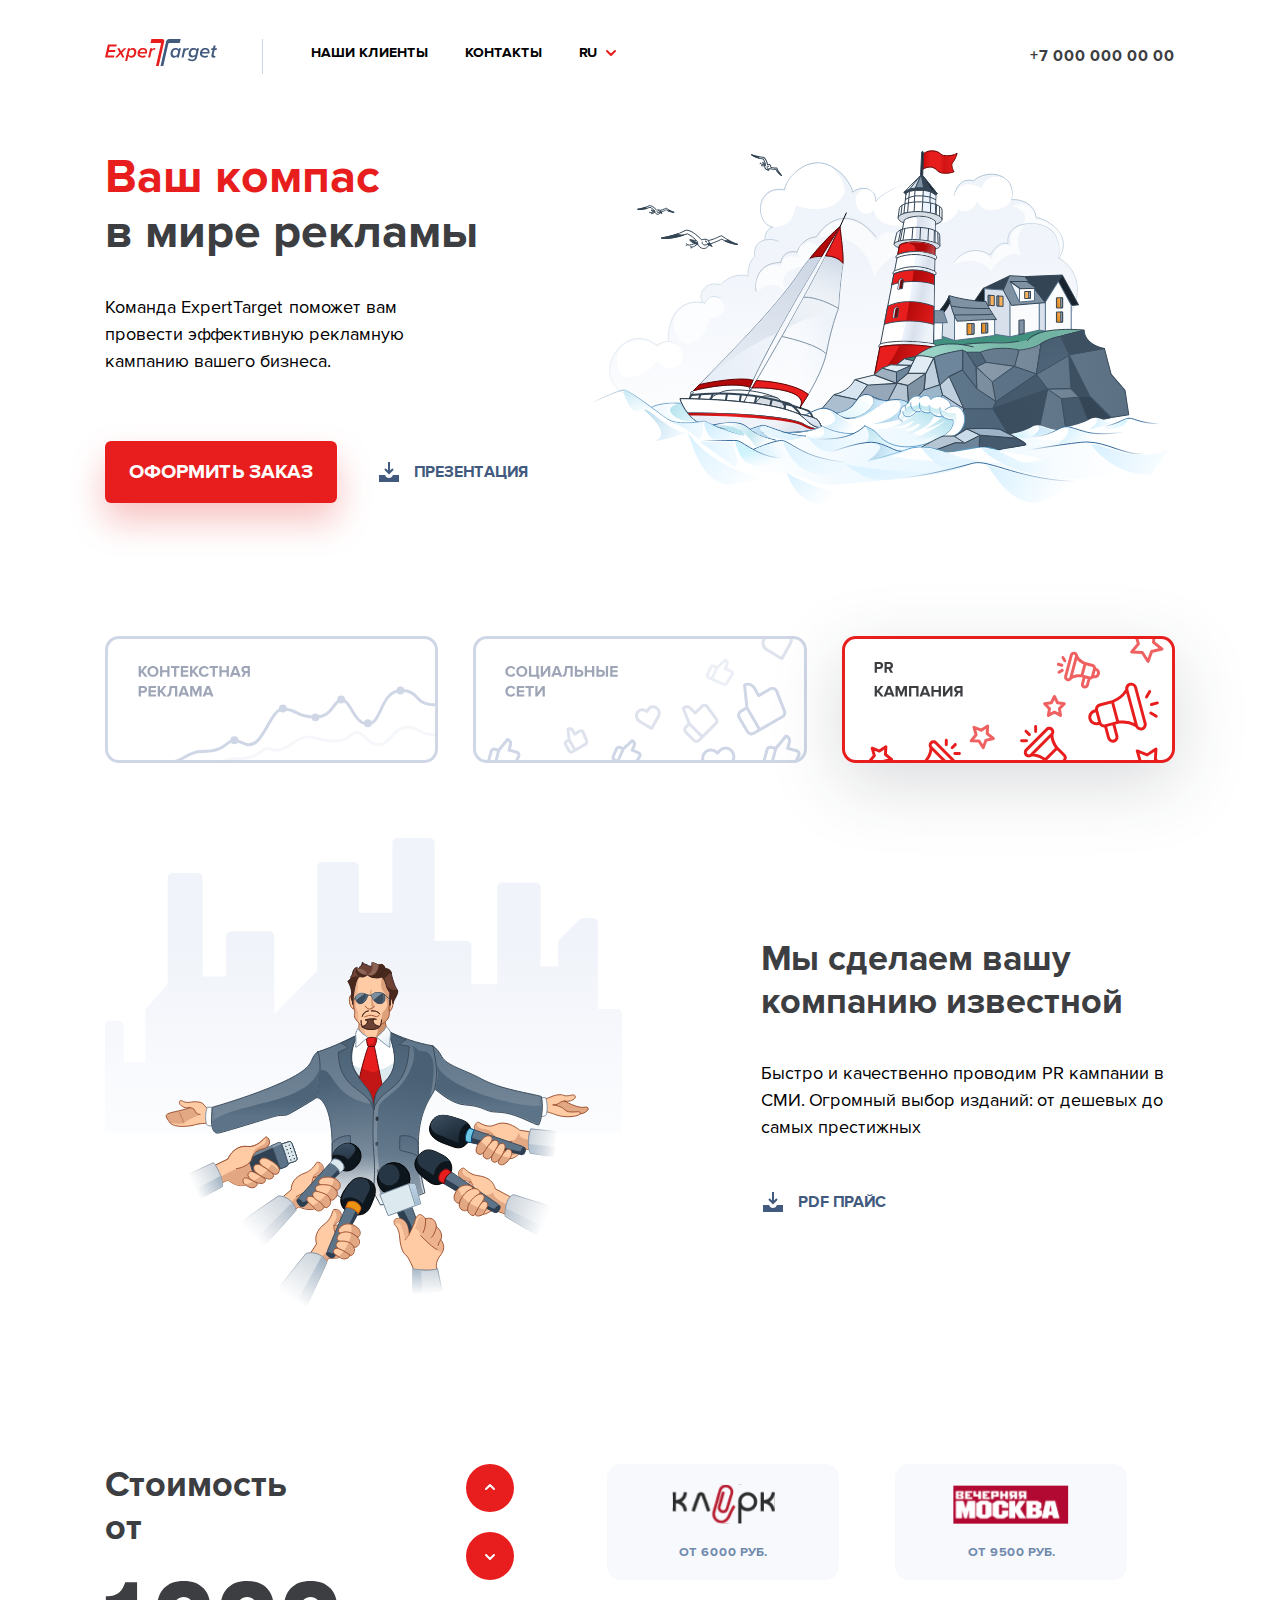
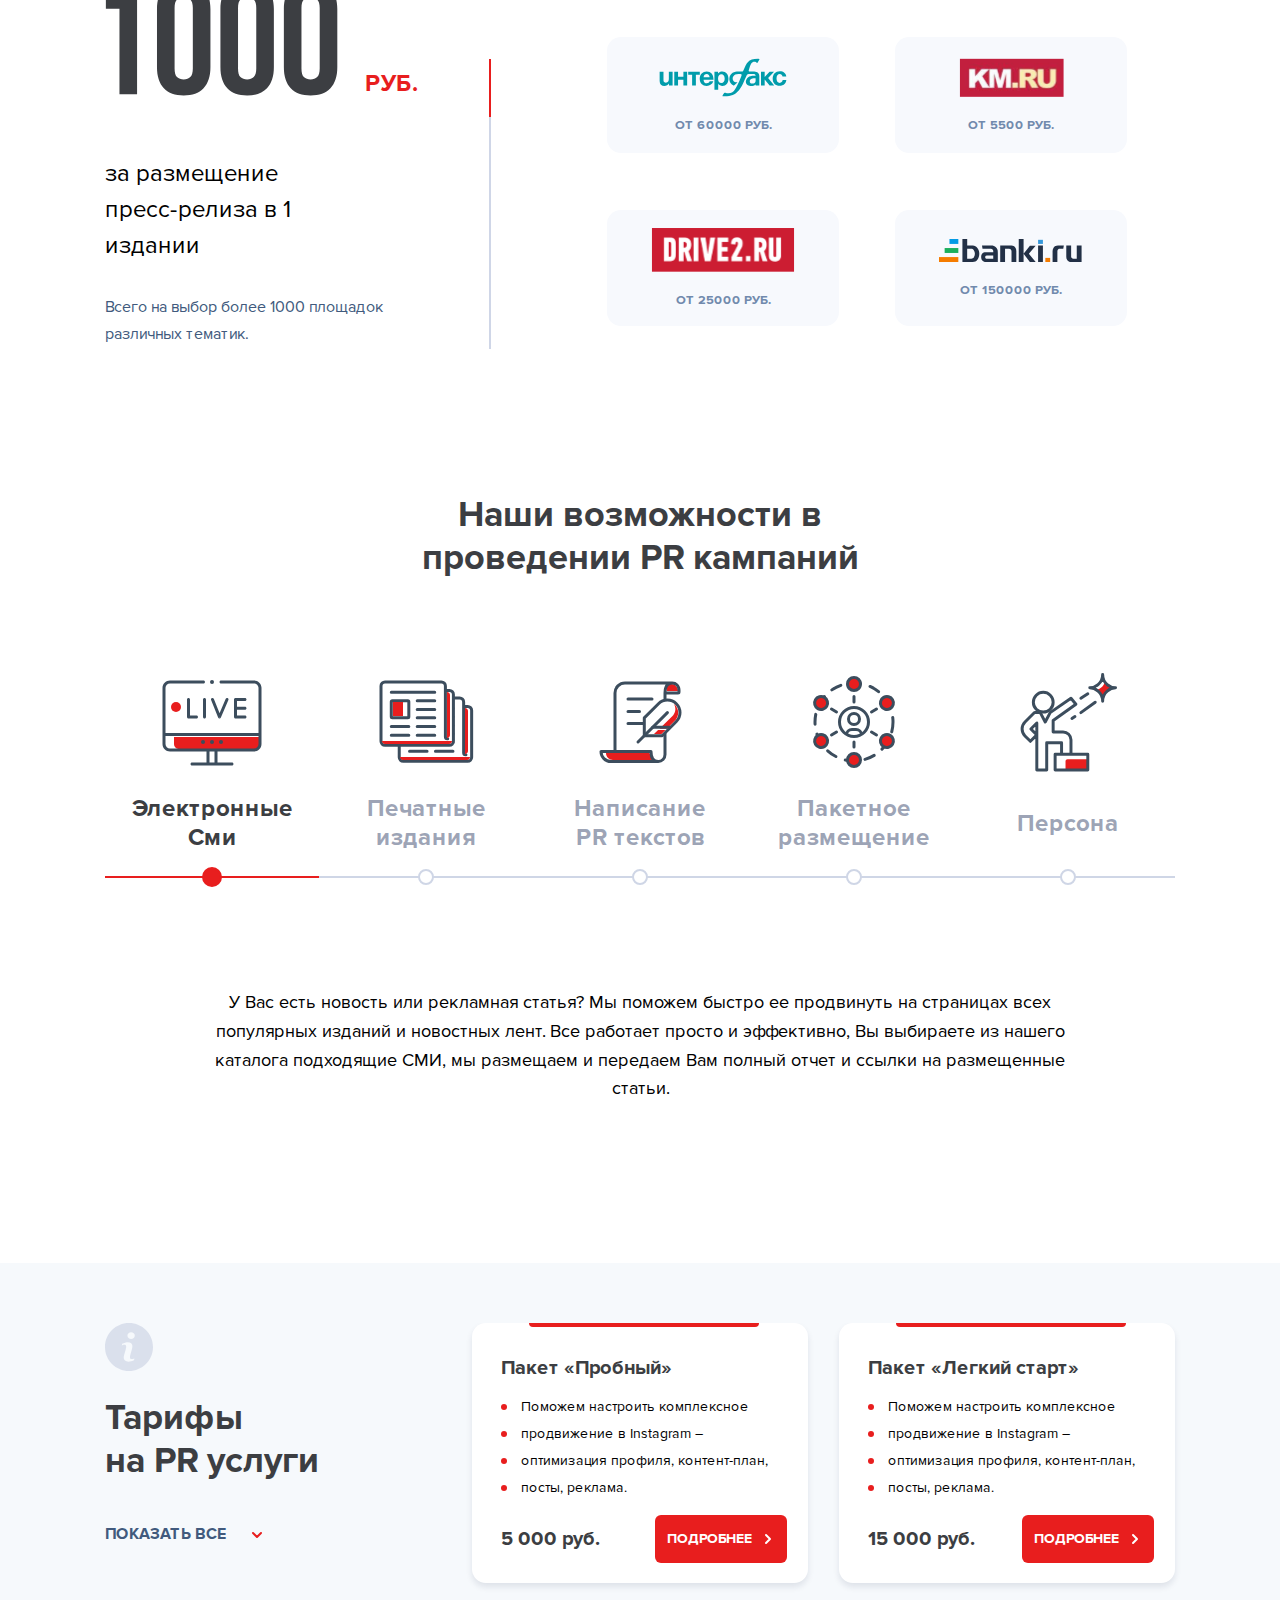
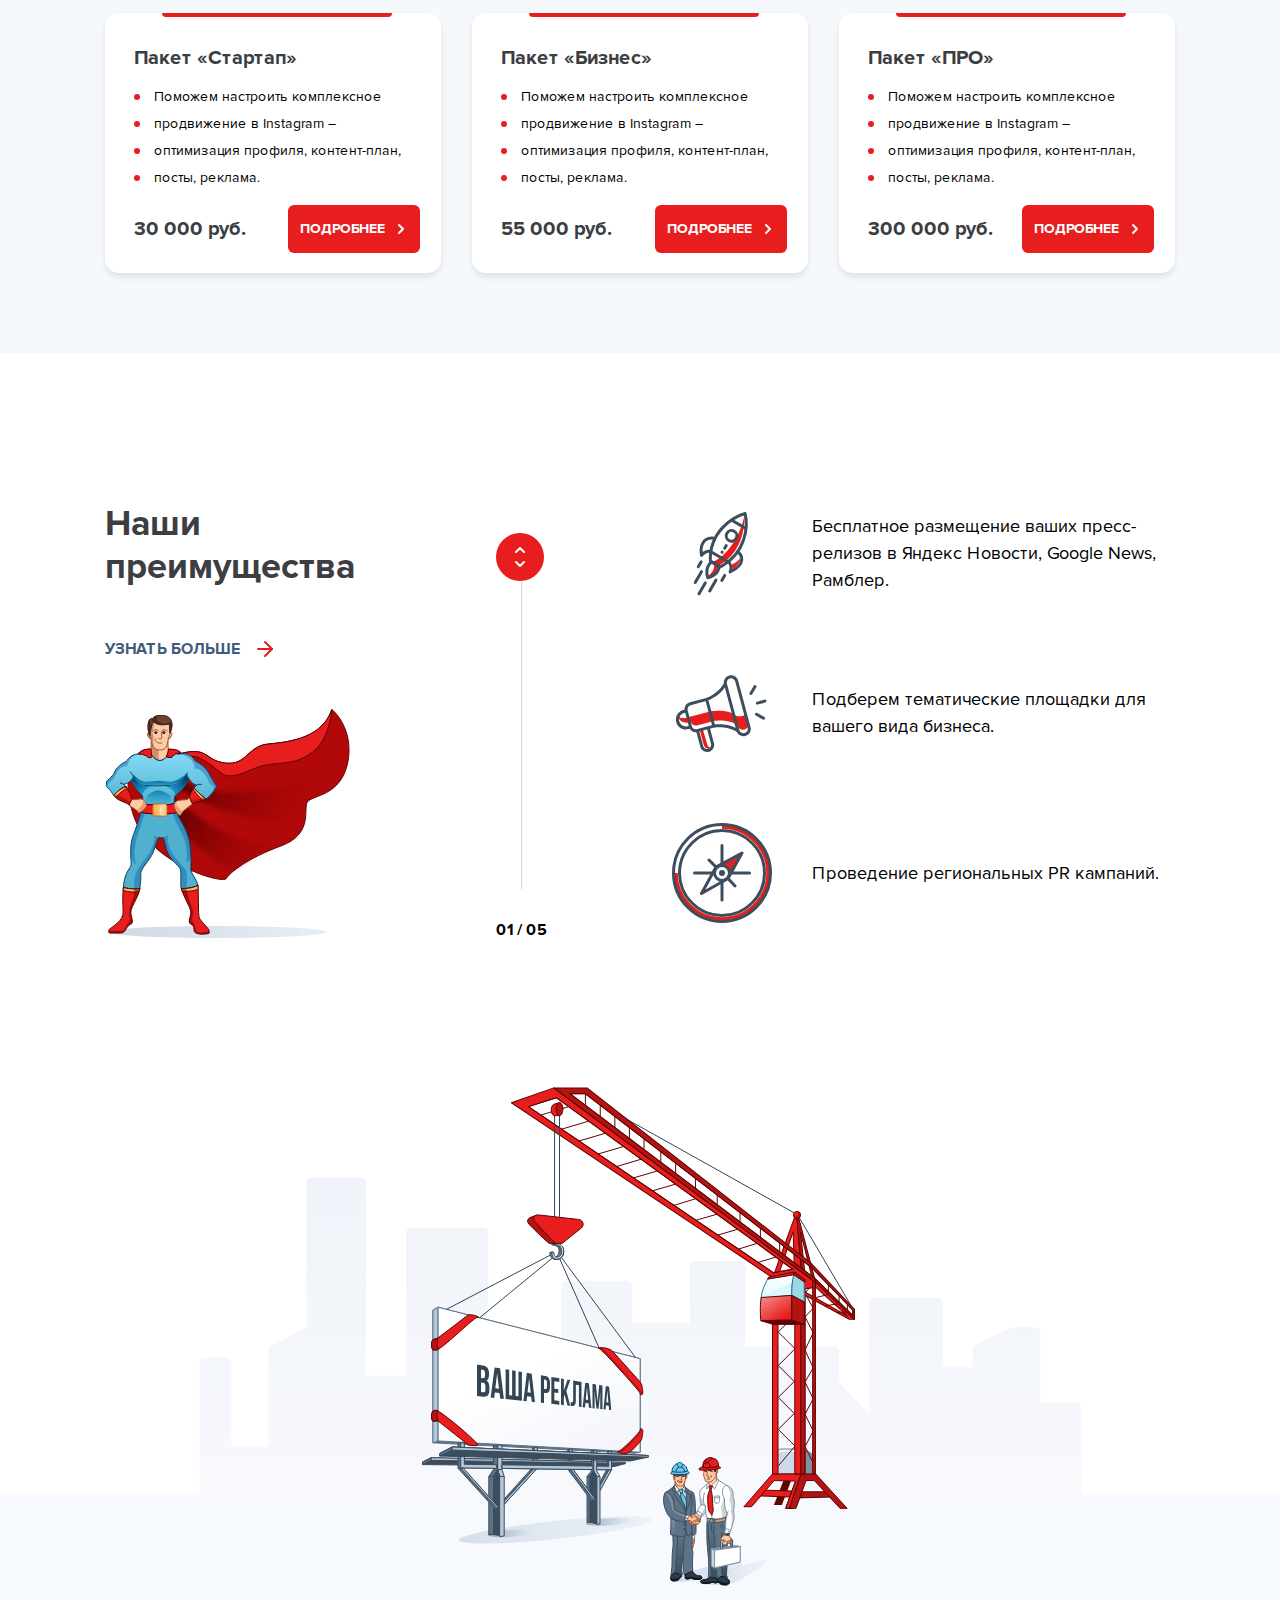
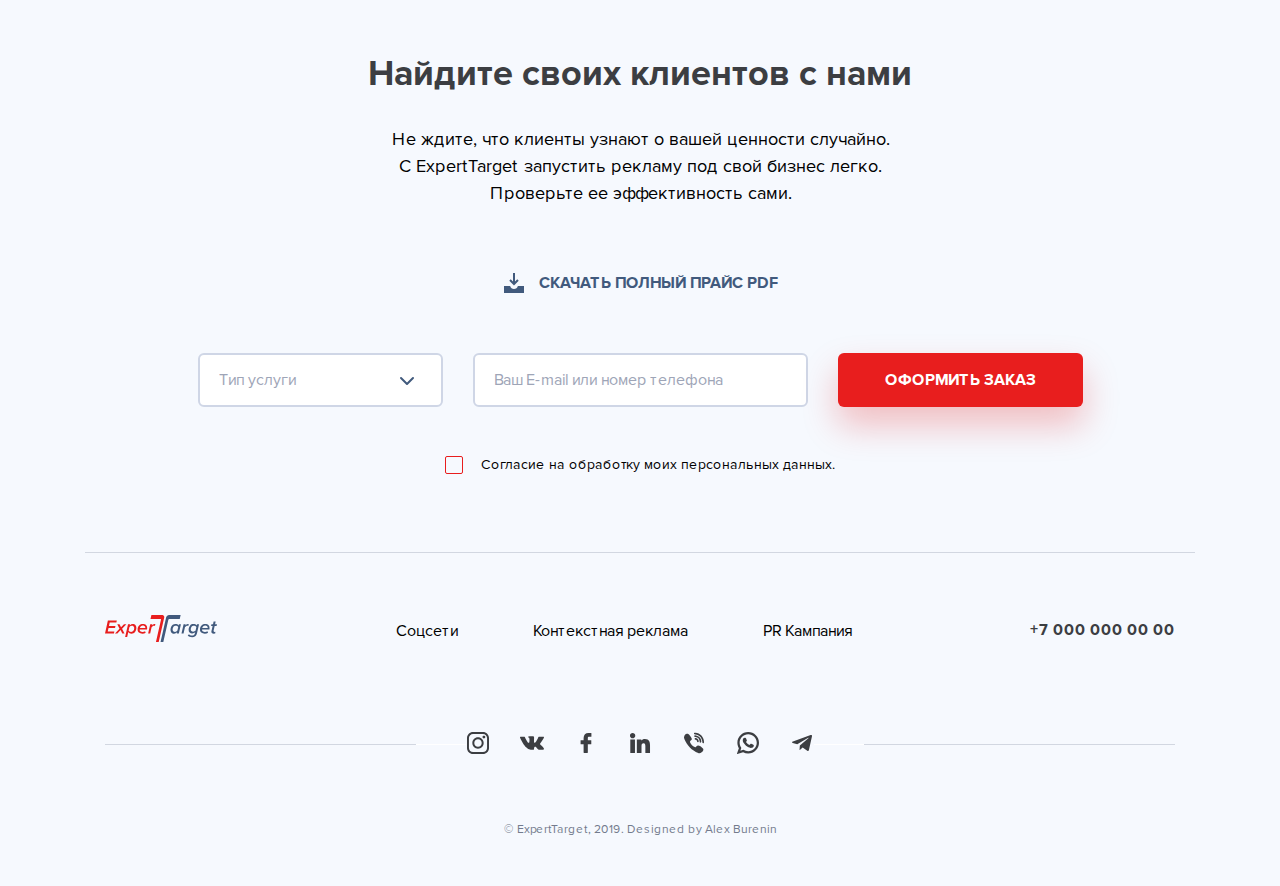
<file: index2.html>
<!DOCTYPE html>
<html lang="ru">
<head>
  <meta charset=utf-8>
  <meta name="viewport" content="width= device-width, initial-scale=1">
  <meta name="description" content="">
  <meta name="keywords" content="">
  <title>Ваш компас в мире рекламы</title>
  <link rel="icon" type="image/png" href="img/favicon.png">
  <link href="css/fonts.css" rel="stylesheet">
  <!-- <link href="css/screen.css" rel="stylesheet"> -->
  <link href="css/style.css" rel="stylesheet">
  <script src="js/jquery.js"></script>
  <!-- <script src="js/script.js"></script> -->
  <script src="js/script.min.js"></script>
</head>
<body>

  <div id="wrapper">

    <div id="modal">
      <div class="modal_content">
        <div class="modal_close">
          <img src="img/close.svg" title="закрыть окно" alt="закрыть окно">
        </div>
        <div class="content_place"></div>
      </div>
    </div>

    <div id="fixed_menu" class="fixed_menu_wrapper">
      <nav class="fixed_menu">
        <a href="/" class="logo"><img src="img/logo.svg" alt="Expert Target"></a>
        <ul class="fixed_menu_links">
          <li><a href="index.html">Контекстная реклама</a></li>
          <li><a href="index3.html">Соцсети</a></li>
          <li><a href="index2.html">СМИ</a></li>
          <li><a href="customers.html">Наши клиенты</a></li>
          <li><a href="#contacts" class="popup_link">Контакты</a></li>
          <li><a href="#" class="link_select">Ru</a></li>
        </ul>
        <a href="" class="main_outline_btn">Оформить заказ</a>
      </nav>
    </div>

    <div class="mobile_nav">
      <div class="mobile_nav_menu">
        <img src="img/menu-line.svg" alt="открыть меню">
        <img src="img/menu-line.svg" alt="открыть меню">
        <img src="img/menu-line.svg" alt="открыть меню">
      </div>
      <p class="logo"><img src="img/logo.svg" alt="Expert Target"></p>
      <a href="" class="mobile_nav_tel">
        <img src="img/tel-icon.svg" alt="Позвонить">
      </a>
    </div>

    <div id="mobile-menu" class="mobile_menu_wrapper">
      <div class="mobile_menu_overlay"></div>
      <nav class="mobile_menu">
        <div class="mobile_menu_close">
          <img src="img/close.svg" alt="закрыть меню">
        </div>
        <div class="mobile_menu_head">
          <p class="logo"><img src="img/logo.svg" alt="Expert Target"></p>
          <a href="#" class="link_select">Ru</a>
        </div>
        <ul class="mobile_menu_links">
          <li><a href="index.html">Контекстная реклама</a></li>
          <li><a href="index3.html">Соцсети</a></li>
          <li class="mobile_menu_active"><a href="index2.html">СМИ</a></li>
          <li><a href="customers.html">Наши клиенты</a></li>
          <li><a href="#contacts" class="popup_link">Контакты</a></li>
        </ul>
        <div class="mobile_menu_bottom">
          <p><a href="tel:+70000000000" class="mobile_menu_tel">+7 000 000 00 00</a></p>
          <a href="#" class="main_btn">Оформить заказ</a>
        </div>
      </nav>
    </div>

    <div class="wrapper">

      <header>
        <div>
          <a href="/" class="logo"><img src="img/logo.svg" alt="Expert Target"></a>
          <ul class="menu_links">
            <li><a href="customers.html" class="header_link">Наши клиенты</a></li>
            <li><a href="#contacts" class="popup_link header_link">Контакты</a></li>
            <li><a href="#" class="header_link link_select">Ru</a></li>
          </ul>
        </div>
        <a href="tel:+70000000000" class="header_tel">+7 000 000 00 00</a>
      </header>

      <div class="banner">
        <div class="banner_info">
          <h1><span class="text-red">Ваш компас</span> в мире рекламы</h1>
          <h3 class="text">Команда ExpertTarget поможет вам провести эффективную рекламную кампанию вашего бизнеса.</h3>
          <div class="banner_buttons">
            <a href="" class="main_btn">Оформить Заказ</a>
            <a href="" class="main_link">Презентация</a>
          </div>
        </div>
        <img src="img/banner.svg" alt="Ваш компас в мире рекламы" class="banner_img">
      </div>

      <div class="main_types">
        <a href="index.html">
          <img src="img/type-context.svg" alt="Контекстрая реклама">
        </a>
        <a href="index3.html">
          <img src="img/type-soc.svg"  alt="Социальные сети">
        </a>
        <a href="index2.html" class="main_type__active">
          <img src="img/type-pr-active.svg" alt="PR Кампания">
        </a>
      </div>

      <section class="customization">
        <img src="img/index2/we-do.svg" alt="Мы сделаем вашу компанию известной">
        <div class="customization_info">
          <h2>Мы сделаем вашу компанию известной</h2>
          <p class="text">Быстро и качественно проводим PR кампании в СМИ. Огромный выбор изданий: от дешевых до самых престижных</p>
          <a href="" class="main_link">pdf прайс</a>
        </div>
      </section>

      <section class="cost">
        <div class="cost_static">
          <h2>Стоимость от</h2>
          <div class="cost_static_price">
            <img src="img/1000.svg" alt="0.9">
            <span class="text-red">Руб.</span>
          </div>
          <p>за размещение пресс-релиза в 1 издании</p>
          <span class="cost_static_footnote">Всего на выбор более 1000 площадок различных тематик.</span>
        </div>
        <div class="cost_scroll">
          <button class="cost_scroll_up"></button>
          <button class="cost_scroll_dowm"></button>
          <div class="cost_scroll_line">
            <span></span>
          </div>
        </div>
        <div class="cost_elements">
          <div class="cost_item">
            <img src="img/index2/klark.svg" alt="кларк">
            <span>От 6000 руб.</span>
          </div>
          <div class="cost_item">
            <img src="img/index2/moscow.svg" alt="вечерняя москва">
            <span>От 9500 руб.</span>
          </div>
          <div class="cost_item">
            <img src="img/index2/interfax.svg" alt="интерфакс">
            <span>От 60000 руб.</span>
          </div>
          <div class="cost_item">
            <img src="img/index2/kmru.svg" alt="km.ru">
            <span>От 5500 руб.</span>
          </div>
          <div class="cost_item">
            <img src="img/index2/drive2.svg" alt="drive2">
            <span>От 25000 руб.</span>
          </div>
          <div class="cost_item">
            <img src="img/index2/banki.svg" alt="банки.ру">
            <span>От 150000 руб.</span>
          </div>
          <div class="cost_item">
            <img src="img/index2/commersant.svg" alt="коммерсанть">
            <span>от 30000 руб.</span>
          </div>
          <div class="cost_item">
            <img src="img/index2/mania.svg" alt="мания">
            <span>от 40000 руб.</span>
          </div>
          <div class="cost_item">
            <img src="img/index2/regions.svg" alt="регионы online">
            <span>1200 руб.</span>
          </div>
          <div class="cost_item">
            <img src="img/index2/dn.svg" alt="dn">
            <span>1500 руб.</span>
          </div>
        </div>
        <div class="cost_line-mobile"><span></span></div>

      </section>

      <section class="main_tabs">
        <h2>Наши возможности в проведении PR кампаний</h2>
        <div class="tabs">
          <div class="tabs__links">
            <div class="tabs__link">
              <img src="img/index2/tab1.svg" alt="Электронные Сми">
              <span>Электронные <br> Сми</span>
              <div class="tab-info">
                <div class="tab_full-width">
                  <p class="text">У Вас есть новость или рекламная статья?  Мы поможем быстро ее продвинуть на страницах всех популярных изданий и новостных лент.  Все работает просто и эффективно, Вы выбираете из нашего каталога подходящие СМИ, мы размещаем и передаем Вам полный отчет и ссылки на размещенные статьи.</p>
                </div>
              </div>
            </div>

            <div class="tabs__link">
              <img src="img/index2/tab2.svg" alt="Печатные издания">
              <span>Печатные <br> издания</span>
              <div class="tab-info">
                <div class="tab_full-width">
                  <p class="text">Учитывая Вашу целевую аудиторию, мы разработаем грамотный медиаплан. Проведем переговоры по размещению вашего пресс-релиза с печатными изданиями, согласуем все условия размещения вашей статьи. Предложим вам доступные форматы рекламы по каждому СМИ и цены с возможными скидками. После проведения пиар-кампании предоставим вам полный отчет о проведенной работе.</p>
                </div>
              </div>
            </div>

            <div class="tabs__link">
              <img src="img/index2/tab3.svg" alt="Написание PR текстов">
              <span>Написание <br> PR текстов</span>
              <div class="tab-info">
                <div class="tab_full-width">
                  <p class="text">RP (имиджевые) тексты – это важный инструмент в формировании имиджа вашей компании или персоны среди читателей. Написанием пресс-релизов должен заниматься профессиональный журналист. Мы поможем вам продумать стратегию пиар-кампании и подготовим необходимые тексты, проведем интервью, наши дизайнеры подготовят качественные авторские фото и иллюстрации для вашей статьи.</p>
                </div>
              </div>
            </div>

            <div class="tabs__link">
              <img src="img/index2/tab4.svg" alt="Пакетное размещение">
              <span>Пакетное <br>  размещение</span>
              <div class="tab-info">
                <div class="tab_full-width">
                  <p class="text">Не знаете какие сми вам больше всего подходят? Мы составили для вас тарифы пакетного размещения пресс-релизов. Это готовые решения для мелкого, среднего и крупного бизнеса. Доступны тарифы от 5000рублей и свыше 500тыс рублей для крупных пиар-кампаний. Пакетное размещение можно сравнить с оптовыми закупками. Вы получаете большее количество сми и охват аудитории, чем в поштучном размещении. В тариф войдут только сми вашей тематики. Все издания будут согласовываться с вами.</p>
                </div>
              </div>
            </div>
            <div class="tabs__link">
              <img src="img/index2/tab5.svg" alt="Персона">
              <span>Персона</span>
              <div class="tab-info">
                <div class="tab_full-width">
                  <p class="text">Репутация руководителя компании очень важна. Известная персона привлечет больше партнеров и потенциальных клиентов в вашу компанию.  Мы обсудим с вами стратегию пиар-продвижения и предложим решения, основанные на нашем опыте. Expert Target работает с профессиональными журналистами, которые подскажут, как правильно составить тексты и пиар стратегию для региональных и федеральных СМИ.</p>
                </div>
              </div>
            </div>

          </div>
          <div class="tabs__content"></div>
        </div>
      </section>

    </div>

    <section class="rates">
      <div class="wrapper">
        <div class="rates_info">
          <img src="img/info.svg" alt="инфо">
          <h2>Тарифы <br> на PR услуги</h2>
          <p class="rates_showall">Показать все</p>
        </div>
        <div class="rates_item showed">
          <div class="rates_line"></div>
          <h3>Пакет «Пробный»</h3>
          <ul>
            <li>Поможем настроить комплексное</li>
            <li>продвижение в Instagram –</li>
            <li>оптимизация профиля, контент-план,</li>
            <li>посты, реклама.</li>
          </ul>
          <div class="rates_item_footer">
            <span class="rates_price">5 000 руб.</span>
            <!-- для ссылок модальных окон вставить id (с решеткой) popap в href и задать класс popup_link -->
            <a href="#more_popup1" class="`popup_link` rates_readmore">Подробнее<img src="img/cost-arrow.svg" alt="arrow"></a>
          </div>
        </div>
        <div class="rates_item">
          <div class="rates_line"></div>
          <h3>Пакет «Легкий старт»</h3>
          <ul>
            <li>Поможем настроить комплексное</li>
            <li>продвижение в Instagram –</li>
            <li>оптимизация профиля, контент-план,</li>
            <li>посты, реклама.</li>
          </ul>
          <div class="rates_item_footer">
            <span class="rates_price">15 000 руб.</span>
            <a href="#more_popup2" class="popup_link rates_readmore">Подробнее<img src="img/cost-arrow.svg" alt="arrow"></a>
          </div>
        </div>
        <div class="rates_item">
          <div class="rates_line"></div>
          <h3>Пакет «Стартап»</h3>
          <ul>
            <li>Поможем настроить комплексное</li>
            <li>продвижение в Instagram –</li>
            <li>оптимизация профиля, контент-план,</li>
            <li>посты, реклама.</li>
          </ul>
          <div class="rates_item_footer">
            <span class="rates_price">30 000 руб.</span>
            <a href="#more_popup3" class="popup_link rates_readmore">Подробнее<img src="img/cost-arrow.svg" alt="arrow"></a>
          </div>
        </div>
        <div class="rates_item">
          <div class="rates_line"></div>
          <h3>Пакет «Бизнес»</h3>
          <ul>
            <li>Поможем настроить комплексное</li>
            <li>продвижение в Instagram –</li>
            <li>оптимизация профиля, контент-план,</li>
            <li>посты, реклама.</li>
          </ul>
          <div class="rates_item_footer">
            <span class="rates_price">55 000 руб.</span>
            <a href="#more_popup2" class="popup_link rates_readmore">Подробнее<img src="img/cost-arrow.svg" alt="arrow"></a>
          </div>
        </div>
        <div class="rates_item">
          <div class="rates_line"></div>
          <h3>Пакет «ПРО»</h3>
          <ul>
            <li>Поможем настроить комплексное</li>
            <li>продвижение в Instagram –</li>
            <li>оптимизация профиля, контент-план,</li>
            <li>посты, реклама.</li>
          </ul>
          <div class="rates_item_footer">
            <span class="rates_price">300 000 руб.</span>
            <a href="#more_popup2" class="popup_link rates_readmore">Подробнее<img src="img/cost-arrow.svg" alt="arrow"></a>
          </div>
        </div>
        <div class="rates_item">
          <div class="rates_line"></div>
          <h3>Пакет «ПРО»</h3>
          <ul>
            <li>Поможем настроить комплексное</li>
            <li>продвижение в Instagram –</li>
            <li>оптимизация профиля, контент-план,</li>
            <li>посты, реклама.</li>
          </ul>
          <div class="rates_item_footer">
            <span class="rates_price">300 000 руб.</span>
            <a href="#more_popup2" class="popup_link rates_readmore">Подробнее<img src="img/cost-arrow.svg" alt="arrow"></a>
          </div>
        </div>
        <div class="rates_item">
          <div class="rates_line"></div>
          <h3>Пакет «ПРО»</h3>
          <ul>
            <li>Поможем настроить комплексное</li>
            <li>продвижение в Instagram –</li>
            <li>оптимизация профиля, контент-план,</li>
            <li>посты, реклама.</li>
          </ul>
          <div class="rates_item_footer">
            <span class="rates_price">300 000 руб.</span>
            <a href="#more_popup2" class="popup_link rates_readmore">Подробнее<img src="img/cost-arrow.svg" alt="arrow"></a>
          </div>
        </div>
        <div class="rates_item">
          <div class="rates_line"></div>
          <h3>Пакет «ПРО»</h3>
          <ul>
            <li>Поможем настроить комплексное</li>
            <li>продвижение в Instagram –</li>
            <li>оптимизация профиля, контент-план,</li>
            <li>посты, реклама.</li>
          </ul>
          <div class="rates_item_footer">
            <span class="rates_price">300 000 руб.</span>
            <a href="#more_popup2" class="popup_link rates_readmore">Подробнее<img src="img/cost-arrow.svg" alt="arrow"></a>
          </div>
        </div>
        <div class="rates_slide_controls">
          <div class="rates_slide_left"></div>
          <div class="rates_dots"></div>
          <div class="rates_slide_right"></div>
        </div>
      </div>
    </section>

    <div class="wrapper">

      <section class="advantage">
        <div class="advantage_info">
          <h2>Наши преимущества</h2>
          <p class="advantage_text">
            Узнать больше
            <img src="img/right-arrow.svg" alt="в право">
          </p>
          <img src="img/advantage.svg" class="advantage_image" alt="Наши преимущества">
        </div>
        <div class="advantage_scroll">
          <div class="advantage_scroll__btn">
            <button>
              <img src="img/cost-arrow.svg" alt="сдивг">
              <img src="img/cost-arrow.svg" alt="сдивг">
            </button>
          </div>
          <p class="advantage_scroll__count">
            <span class="count_current">01</span>
            /
            <span class="count_total">05</span>
          </p>
        </div>
        <div class="advantage_items">
          <div class="advantage_item">
            <img src="img/index2/advanage1.svg" alt="Настройка и ведение рекламной кампании">
            <p class="text">Бесплатное размещение ваших пресс-релизов в Яндекс Новости, Google News, Рамблер.</p>
          </div>
          <div class="advantage_item">
            <img src="img/index2/advanage2.svg" alt="Индивидуальные, отраслевые решения">
            <p class="text">Подберем тематические площадки для вашего вида бизнеса.</p>
          </div>
          <div class="advantage_item">
            <img src="img/index2/advanage3.svg" alt="Проводим рекламные кампании">
            <p class="text">Проведение региональных PR кампаний. </p>
          </div>
          <div class="advantage_item">
            <img src="img/index2/advanage4.svg" alt="Бесплатная консультация">
            <p class="text">Большой выбор изданий для размещения.</p>
          </div>
          <div class="advantage_item">
            <img src="img/index2/advanage5.svg" alt="Гибкая ценовая политика">
            <p class="text">Вечное размещение статей с активными ссылками.</p>
          </div>
        </div>
      </section>

    </div>

    <div class="action_img">
      <img src="img/advertisement.svg" alt="Ваша реклама">
    </div>

    <section class="action">
      <h2>Найдите своих клиентов с нами</h2>
      <p class="text">Не ждите, что клиенты узнают о вашей ценности случайно. С ExpertTarget запустить рекламу под свой бизнес легко. Проверьте ее эффективность сами.</p>
      <a href="#" class="main_link">скачать полный прайс pdf</a>
      <form action="form.php" enctype="multipart/form-data">
        <div class="action_inputs">
          <select name="service_type" required>
            <option value="" disabled selected class="hidden">Тип услуги</option>
            <option value="">Контекстная реклама</option>
            <option value="">Соцсети</option>
            <option value="">PR Кампания</option>
          </select>
          <input type="text" name="contacts" placeholder="Ваш E-mail или номер телефона">
          <button type="submit" class="main_btn">Оформить Заказ</button>
        </div>
        <label class="action_agreement">
          <input type="checkbox" name="agreement">
          <span class="custom_checkbox"></span>
          Согласие на обработку моих персональных данных.
        </label>
      </form>
    </section>

    <footer>
      <div class="wrapper">
        <div class="footer_nav">
          <a href="/" class="logo"><img src="img/logo.svg" alt="Expert Target"></a>
          <ul class="footer_links">
            <li><a href="index3.html">Соцсети</a></li>
            <li><a href="index.html">Контекстная реклама</a></li>
            <li><a href="index2.html">PR Кампания</a></li>
          </ul>
          <a href="" class="footer_tel">+7 000 000 00 00</a>
        </div>
        <ul class="footer_soc">
          <li><a href="#"><img src="img/instagram.svg" alt="instagram"></a></li>
          <li><a href="#"><img src="img/vk.svg" alt="vk"></a></li>
          <li><a href="#"><img src="img/fb.svg" alt="facebook"></a></li>
          <li><a href="#"><img src="img/in.svg" alt="in"></a></li>
          <li><a href="#"><img src="img/tel.svg" alt="tel"></a></li>
          <li><a href="#"><img src="img/whatsapp.svg" alt="whatsapp"></a></li>
          <li><a href="#"><img src="img/telegram.svg" alt="telegram"></a></li>
        </ul>
        <p class="footer_text">© ExpertTarget, 2019. Designed by Alex Burenin</p>
      </div>
    </footer>

    <div id="more_popup1" class="popup">
      <p class="text text-red">Попап 1</p>
      <p class="text">Lorem ipsum dolor sit amet, consectetur adipisicing elit. Voluptate praesentium consequuntur ad eum excepturi nulla ex, rerum quo libero ab, sequi delectus. Tenetur totam ab deserunt nihil suscipit fuga sapiente!</p>
    </div>

    <div id="more_popup2" class="popup">
      <p class="text text-red">Попап 2</p>
      <p class="text">Lorem ipsum dolor sit amet, consectetur adipisicing elit. Voluptate praesentium consequuntur ad eum excepturi nulla ex, rerum quo libero ab, sequi delectus. Tenetur totam ab deserunt nihil suscipit fuga sapiente!</p>
    </div>

    <div id="more_popup3" class="popup">
      <p class="text text-red">Попап 3</p>
      <p class="text">Lorem ipsum dolor sit amet, consectetur adipisicing elit. Voluptate praesentium consequuntur ad eum excepturi nulla ex, rerum quo libero ab, sequi delectus. Tenetur totam ab deserunt nihil suscipit fuga sapiente!</p>
    </div>

    <div id="contacts" class="popup" data-width="330">
      <div class="contacts">
        <div class="contacts_info">
          <h4>Контакты</h4>
          <div class="contacts_item">
            <p>E-mail:</p>
            <a href="mailto:experttarget@gmail.com">experttarget@gmail.com</a>
          </div>
          <div class="contacts_item">
            <p>Телефон:</p>
            <a href="rel:+70000000000">+7 000 000 00 00</a>
          </div>
        </div>
        <div class="contacts_line"></div>
        <div class="contacts_soc">
          <a href="#"><img src="img/instagram.svg" alt="instagram"></a>
          <a href="#"><img src="img/vk.svg" alt="vk"></a>
          <a href="#"><img src="img/fb.svg" alt="facebook"></a>
          <a href="#"><img src="img/in.svg" alt="in"></a>
          <a href="#"><img src="img/tel.svg" alt="tel"></a>
          <a href="#"><img src="img/whatsapp.svg" alt="whatsapp"></a>
          <a href="#"><img src="img/telegram.svg" alt="telegram"></a>
        </div>
      </div>
    </div>

  </div>

</body>

</html>
</file>
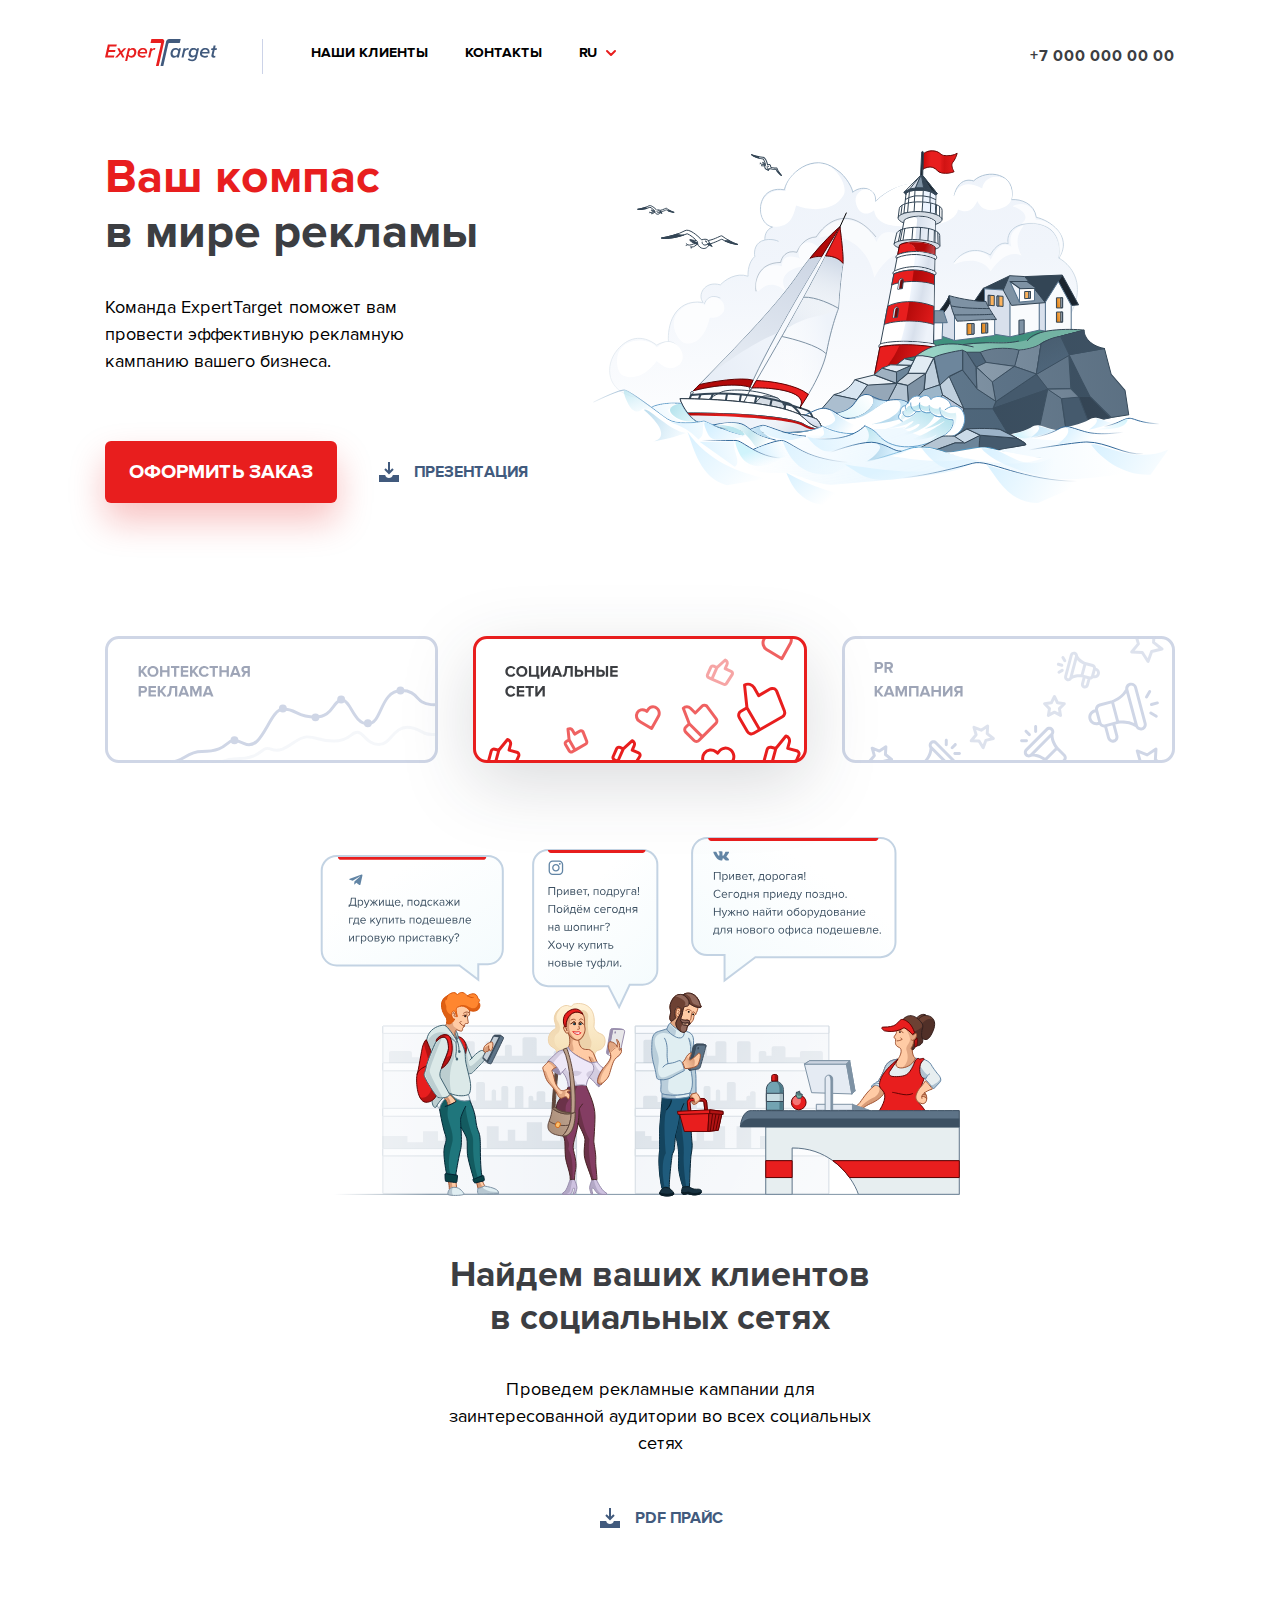
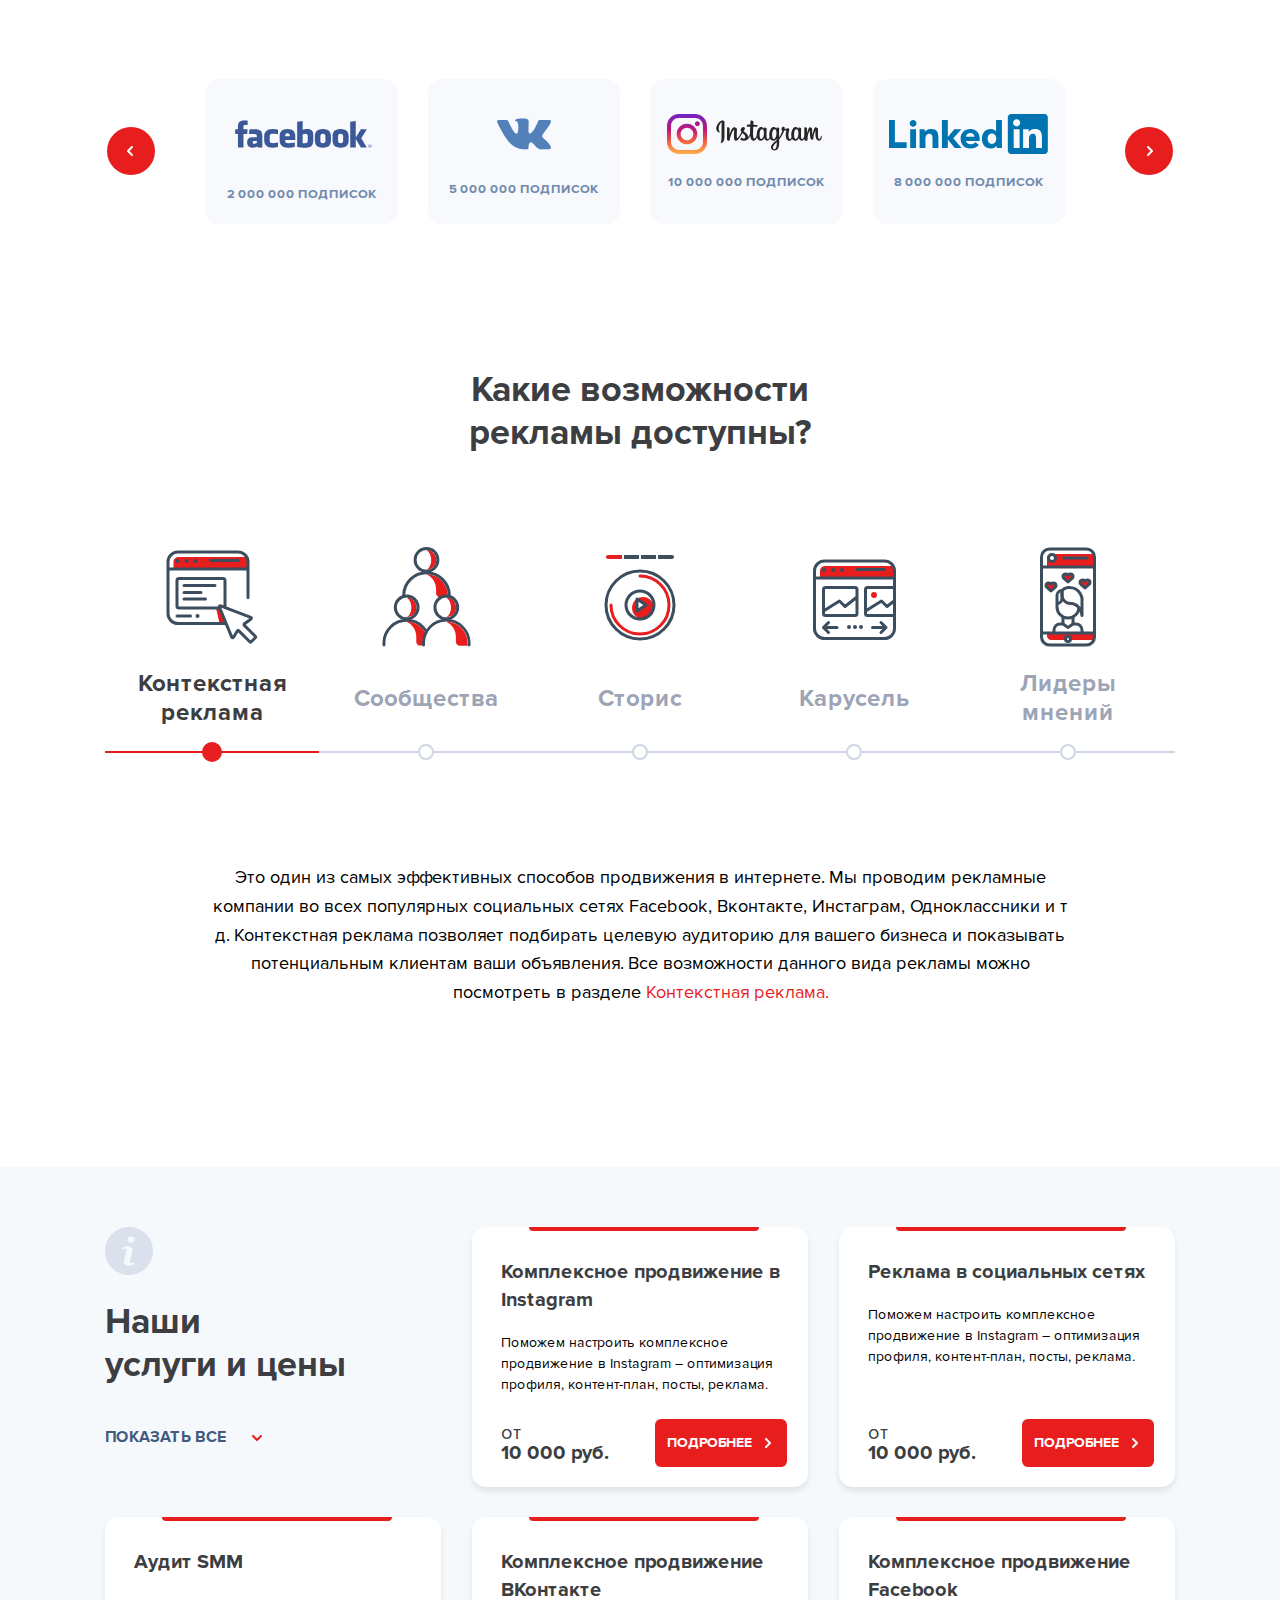
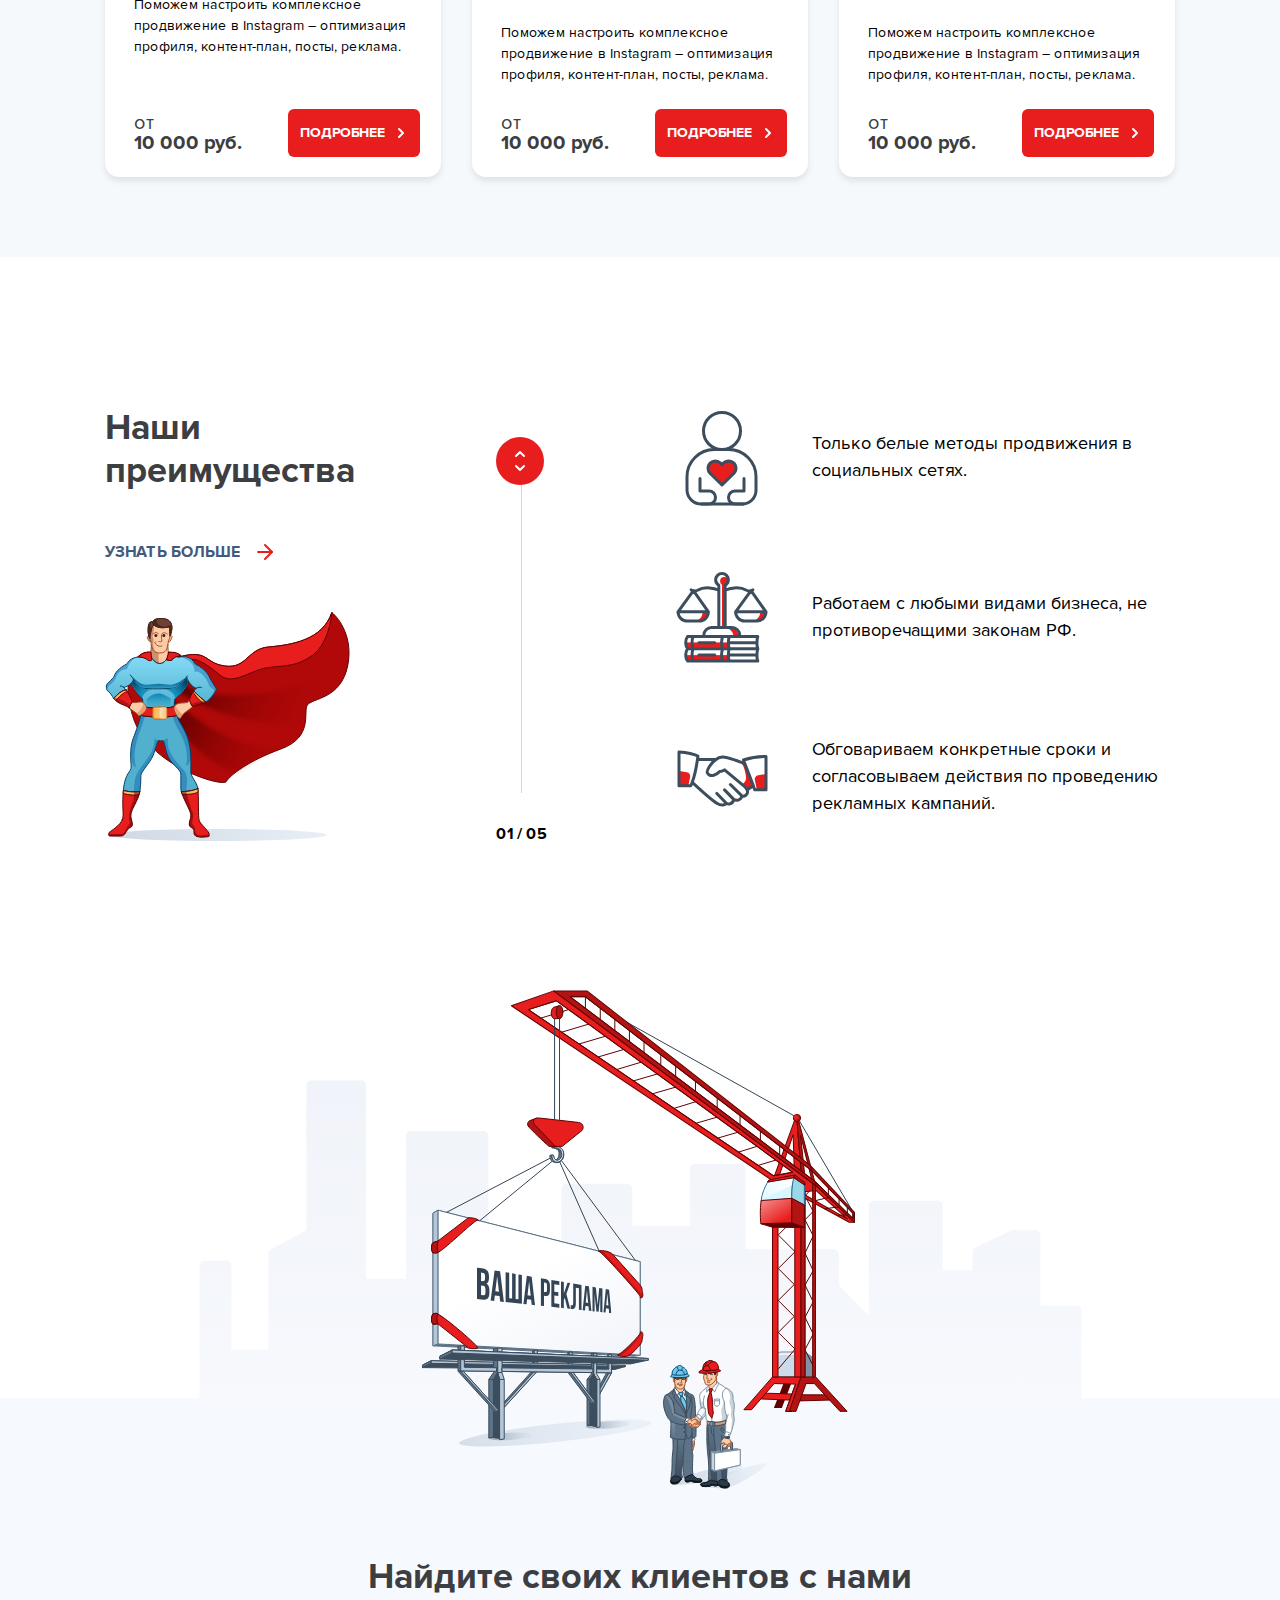
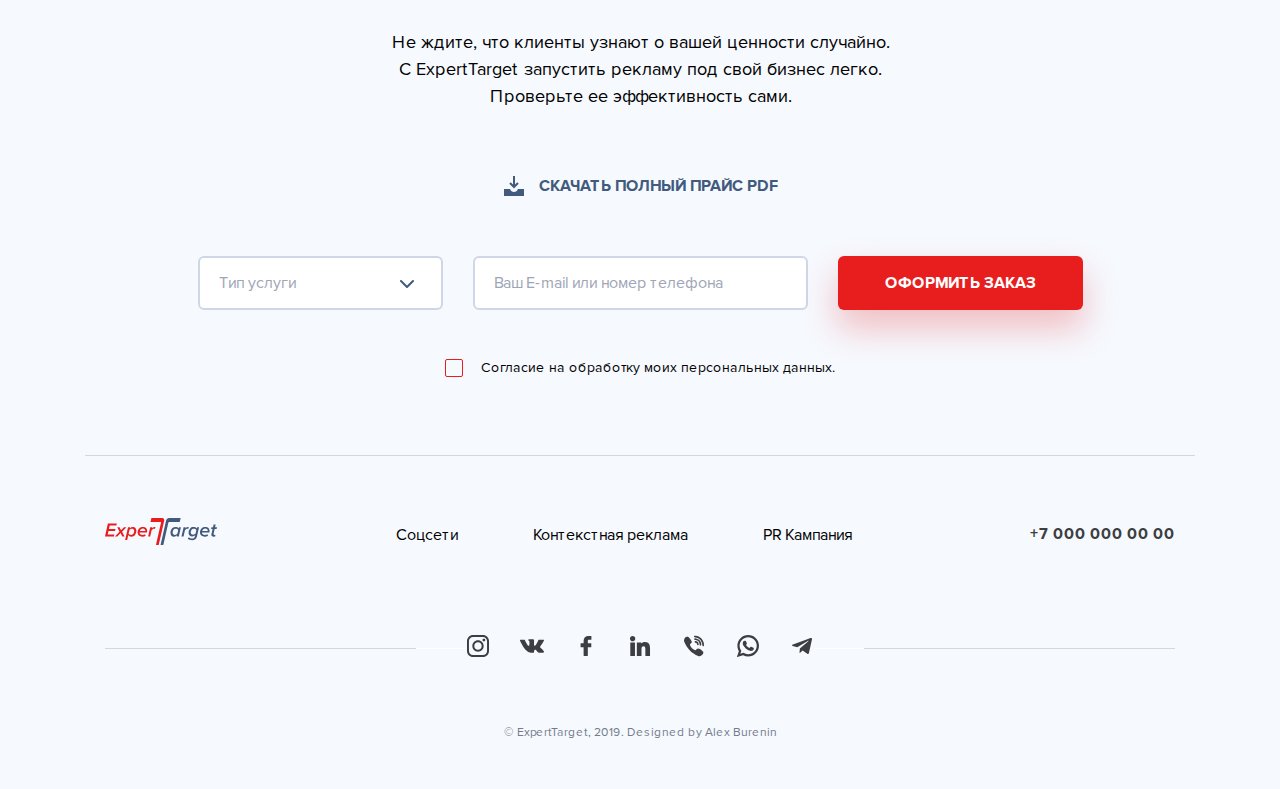
<file: index3.html>
<!DOCTYPE html>
<html lang="ru">
<head>
  <meta charset=utf-8>
  <meta name="viewport" content="width= device-width, initial-scale=1">
  <meta name="description" content="">
  <meta name="keywords" content="">
  <title>Ваш компас в мире рекламы</title>
  <link rel="icon" type="image/png" href="img/favicon.png">
  <link href="css/fonts.css" rel="stylesheet">
<!--  <link href="css/screen.css" rel="stylesheet">-->
   <link href="css/style.css" rel="stylesheet">
  <script src="js/jquery.js"></script>
<!--  <script src="js/script.js"></script>-->
   <script src="js/script.min.js"></script>
</head>
<body>

  <div id="wrapper">

    <div id="modal">
      <div class="modal_content">
        <div class="modal_close">
          <img src="img/close.svg" title="закрыть окно" alt="закрыть окно">
        </div>
        <div class="content_place"></div>
      </div>
    </div>

    <div id="fixed_menu" class="fixed_menu_wrapper">
      <nav class="fixed_menu">
        <a href="/" class="logo"><img src="img/logo.svg" alt="Expert Target"></a>
        <ul class="fixed_menu_links">
          <li><a href="index.html">Контекстная реклама</a></li>
          <li><a href="index3.html">Соцсети</a></li>
          <li><a href="index2.html">СМИ</a></li>
          <li><a href="customers.html">Наши клиенты</a></li>
          <li><a href="#contacts" class="popup_link">Контакты</a></li>
          <li><a href="#" class="link_select">Ru</a></li>
        </ul>
        <a href="" class="main_outline_btn">Оформить заказ</a>
      </nav>
    </div>

    <div class="mobile_nav">
      <div class="mobile_nav_menu">
        <img src="img/menu-line.svg" alt="открыть меню">
        <img src="img/menu-line.svg" alt="открыть меню">
        <img src="img/menu-line.svg" alt="открыть меню">
      </div>
      <p class="logo"><img src="img/logo.svg" alt="Expert Target"></p>
      <a href="" class="mobile_nav_tel">
        <img src="img/tel-icon.svg" alt="Позвонить">
      </a>
    </div>

    <div id="mobile-menu" class="mobile_menu_wrapper">
      <div class="mobile_menu_overlay"></div>
      <nav class="mobile_menu">
        <div class="mobile_menu_close">
          <img src="img/close.svg" alt="закрыть меню">
        </div>
        <div class="mobile_menu_head">
          <p class="logo"><img src="img/logo.svg" alt="Expert Target"></p>
          <a href="#" class="link_select">Ru</a>
        </div>
        <ul class="mobile_menu_links">
          <li><a href="index.html">Контекстная реклама</a></li>
          <li class="mobile_menu_active"><a href="index3.html">Соцсети</a></li>
          <li><a href="index2.html">СМИ</a></li>
          <li><a href="customers.html">Наши клиенты</a></li>
          <li><a href="#contacts" class="popup_link">Контакты</a></li>
        </ul>
        <div class="mobile_menu_bottom">
          <p><a href="tel:+70000000000" class="mobile_menu_tel">+7 000 000 00 00</a></p>
          <a href="#" class="main_btn">Оформить заказ</a>
        </div>
      </nav>
    </div>

    <div class="wrapper">

      <header>
        <div>
          <a href="/" class="logo"><img src="img/logo.svg" alt="Expert Target"></a>
          <ul class="menu_links">
            <li><a href="customers.html" class="header_link">Наши клиенты</a></li>
            <li><a href="#contacts" class="popup_link header_link">Контакты</a></li>
            <li><a href="#" class="header_link link_select">Ru</a></li>
          </ul>
        </div>
        <a href="tel:+70000000000" class="header_tel">+7 000 000 00 00</a>
      </header>

      <div class="banner">
        <div class="banner_info">
          <h1><span class="text-red">Ваш компас</span> в мире рекламы</h1>
          <h3 class="text">Команда ExpertTarget поможет вам провести эффективную рекламную кампанию вашего бизнеса.</h3>
          <div class="banner_buttons">
            <a href="" class="main_btn">Оформить Заказ</a>
            <a href="" class="main_link">Презентация</a>
          </div>
        </div>
        <img src="img/banner.svg" alt="Ваш компас в мире рекламы" class="banner_img">
      </div>

      <div class="main_types">
        <a href="index.html">
          <img src="img/type-context.svg" alt="Контекстрая реклама">
        </a>
        <a href="index3.html" class="main_type__active">
          <img src="img/type-soc-active.svg" alt="Социальные сети">
        </a>
        <a href="index2.html">
          <img src="img/type-pr.svg" alt="PR Кампания">
        </a>
      </div>

      <section class="customization full-center">
        <img src="img/index3/we-find.svg" alt="Найдем ваших клиентов в социальных сетях">
        <div class="customization_info">
          <h2>Найдем ваших клиентов в социальных сетях</h2>
          <p class="text">Проведем рекламные кампании для заинтересованной аудитории во всех социальных сетях</p>
          <a href="" class="main_link">pdf прайс</a>
        </div>
      </section>

      <div class="cost slider">

        <button class="cost_scroll_left"></button>
        <div class="cost_elements">
          <div class="cost_item">
            <img src="img/index/fb.svg" alt="facebook">
            <span>2 000 000 подписок</span>
          </div>
          <div class="cost_item">
            <img src="img/index/vk.svg" alt="vk">
            <span>5 000 000 подписок</span>
          </div>
          <div class="cost_item">
            <img src="img/index/instagram.svg" alt="instagram">
            <span>10 000 000 подписок</span>
          </div>
          <div class="cost_item">
            <img src="img/index/linkedin.svg" alt="likedin">
            <span>8 000 000 подписок</span>
          </div>

          <div class="cost_item">
            <img src="img/index/vk.svg" alt="vk">
            <span>5 000 000 подписок</span>
          </div>
          <div class="cost_item">
            <img src="img/index/linkedin.svg" alt="likedin">
            <span>8 000 000 подписок</span>
          </div>
          <div class="cost_item">
            <img src="img/index/instagram.svg" alt="instagram">
            <span>10 000 000 подписок</span>
          </div>
          <div class="cost_item">
            <img src="img/index/fb.svg" alt="facebook">
            <span>2 000 000 подписок</span>
          </div>
        </div>
        <button class="cost_scroll_right"></button>
        <div class="cost_line-mobile"><span></span></div>

      </div>

      <section class="main_tabs tabs_png">
        <h2>Какие возможности рекламы доступны?</h2>
        <div class="tabs">
          <div class="tabs__links">
            <div class="tabs__link">
              <img src="img/index3/tab1.svg" alt="Контекстная реклама">
              <span>Контекстная <br> реклама</span>
              <div class="tab-info">
                <div class="tab_full-width">
                  <p class="text">Это один из самых эффективных способов продвижения в интернете. Мы проводим рекламные компании во всех популярных социальных сетях Facebook, Вконтакте, Инстаграм, Одноклассники и т д. Контекстная реклама позволяет подбирать целевую аудиторию для вашего бизнеса и показывать потенциальным клиентам ваши объявления. Все возможности данного вида рекламы можно посмотреть в разделе <a href="index.html" class="text-red">Контекстная реклама.</a></p>
                </div>
              </div>
            </div>

            <div class="tabs__link">
              <img src="img/index3/tab2.svg" alt="Сообщества">
              <span>Сообщества</span>
              <div class="tab-info">
                <div class="tab_full-width">
                  <img src="img/index3/tab1-content.png" alt="Сообщества">
                  <p class="text">Сообщества в социальных сетях очень важны для удержания ваших клиентов и эффективной рекламной компании. Сообщества не только помогают продавать ваши товары и услуги, но и помогут наладить обратную связь с вашими клиентами. Создав сообщество, вы сможете получить отзывы от ваших клиентов, предлагать им новые товары и услуги, проводить онлайн трансляции и провести презентацию вашей продукции. Мы поможем вам создать эффективное сообщество. Выберем тип сообщества, разработаем красивый дизайн, проведём правильную настройку, подключим необходимые виджеты, качественно наполним информацией и многое другое.</p>
                </div>
              </div>
            </div>

            <div class="tabs__link">
              <img src="img/index3/tab3.svg" alt="Сторис">
              <span>Сторис</span>
              <div class="tab-info">
                <div class="tab_half-width">
                  <div class="tabs_video">
                    <div class="phone_video video_vertical">
                      <video src="video/story.mp4"></video>
                    </div>
                    <img src="img/index3/tab2-content.png" alt="Сторис">
                  </div>

                  <p class="text">Это один из видов онлайн трансляций. В последнее время данный вид рекламы становится очень популярным, он позволяет эффективно взаимодействовать с пользователями и вашими клиентами. Реклама в историях поможет подробно и ярко рассказать о вашей компании или продукции. Ежемесячно 3 млн рекламодателей запускает рекламу в историях. Истории способны эффективно "подогревать" интерес клиентов к компании. Чтобы о вашем бренде и товарах узнало больше людей, важно использовать современные форматы рекламы. Stories — отличный способ охватить вовлеченную аудиторию с помощью видео.</p>
                </div>
              </div>
            </div>

            <div class="tabs__link">
              <img src="img/index3/tab4.svg" alt="Карусель">
              <span>Карусель</span>
              <div class="tab-info">
                <div class="tab_full-width">
                  <img src="img/index3/tab3-content.png" alt="Карусель">
                  <p class="text">Расскажите как можно больше в рамках одного объявления. Рекламный формат “Карусель” позволяет добавлять до 10 изображений или видео, каждое с собственной ссылкой в рамках 1го объявления. На разных карточках “карусели” можно показывать разные продукты или наоборот показать все преимущества одного товара. Больше места, больше возможностей для рекламы ваших товаров. Данный формат рекламы очень популярен среди интернет-магазинов. Наша команда поможет вам создать продающие карточки ваших товаров и эффективно настроит рекламную компанию.</p>
                </div>
              </div>
            </div>
            <div class="tabs__link">
              <img src="img/index3/tab5.svg" alt="Лидеры мнений">
              <span>Лидеры <br> мнений</span>
              <div class="tab-info">
                <div class="tab_full-width">
                  <p class="text">Сделайте ваш товар популярным работая с популярными блогерами, звездами и профессионалами своего сегмента. Кто такие лидеры мнений? Это люди, которые могут влиять на мнение аудитории. Мы поможем вам подобрать правильных блогеров для формирования спроса на вашу продукцию или услугу. Наша команда работает с крупными пиар-сервисами в блогах и напрямую проводит переговоры с интересующими лидерами мнений. Совместно мы составим эффективное решение для презентации вашей продукции в блогосфере.</p>
                </div>
              </div>
            </div>

          </div>
          <div class="tabs__content"> </div>
        </div>
      </section>

    </div>

    <section class="rates">
      <div class="wrapper">
        <div class="rates_info">
          <img src="img/info.svg" alt="инфо">
          <h2>Наши <br> услуги и цены</h2>
          <p class="rates_showall">Показать все</p>
        </div>
        <div class="rates_item showed">
          <div class="rates_line"></div>
          <h3>Комплексное продвижение в Instagram</h3>
          <p class="text">Поможем настроить комплексное продвижение в Instagram – оптимизация профиля, контент-план, посты, реклама.</p>
          <div class="rates_item_footer">
            <span class="rates_price"><span>от</span>10 000 руб.</span>
            <a href="#more_popup1" class="popup_link rates_readmore">Подробнее<img src="img/cost-arrow.svg" alt="arrow"></a>
          </div>
        </div>
        <div class="rates_item">
          <div class="rates_line"></div>
          <h3>Реклама в социальных сетях</h3>
          <p class="text">Поможем настроить комплексное продвижение в Instagram – оптимизация профиля, контент-план, посты, реклама.</p>
          <div class="rates_item_footer">
            <span class="rates_price"><span>от</span>10 000 руб.</span>
            <a href="#more_popup2" class="popup_link rates_readmore">Подробнее<img src="img/cost-arrow.svg" alt="arrow"></a>
          </div>
        </div>
        <div class="rates_item">
          <div class="rates_line"></div>
          <h3>Аудит SMM</h3>
          <p class="text">Поможем настроить комплексное продвижение в Instagram – оптимизация профиля, контент-план, посты, реклама.</p>
          <div class="rates_item_footer">
            <span class="rates_price"><span>от</span>10 000 руб.</span>
            <a href="#more_popup3" class="popup_link rates_readmore">Подробнее<img src="img/cost-arrow.svg" alt="arrow"></a>
          </div>
        </div>
        <div class="rates_item">
          <div class="rates_line"></div>
          <h3>Комплексное продвижение ВКонтакте</h3>
          <p class="text">Поможем настроить комплексное продвижение в Instagram – оптимизация профиля, контент-план, посты, реклама.</p>
          <div class="rates_item_footer">
            <span class="rates_price"><span>от</span>10 000 руб.</span>
            <a href="#more_popup1" class="popup_link rates_readmore">Подробнее<img src="img/cost-arrow.svg" alt="arrow"></a>
          </div>
        </div>
        <div class="rates_item">
          <div class="rates_line"></div>
          <h3>Комплексное продвижение Facebook</h3>
          <p class="text">Поможем настроить комплексное продвижение в Instagram – оптимизация профиля, контент-план, посты, реклама.</p>
          <div class="rates_item_footer">
            <span class="rates_price"><span>от</span>10 000 руб.</span>
            <a href="#more_popup1" class="popup_link rates_readmore">Подробнее<img src="img/cost-arrow.svg" alt="arrow"></a>
          </div>
        </div>
        <div class="rates_item">
          <div class="rates_line"></div>
          <h3>Комплексное продвижение ВКонтакте</h3>
          <p class="text">Поможем настроить комплексное продвижение в Instagram – оптимизация профиля, контент-план, посты, реклама.</p>
          <div class="rates_item_footer">
            <span class="rates_price"><span>от</span>10 000 руб.</span>
            <a href="#more_popup1" class="popup_link rates_readmore">Подробнее<img src="img/cost-arrow.svg" alt="arrow"></a>
          </div>
        </div>
        <div class="rates_item">
          <div class="rates_line"></div>
          <h3>Комплексное продвижение Facebook</h3>
          <p class="text">Поможем настроить комплексное продвижение в Instagram – оптимизация профиля, контент-план, посты, реклама.</p>
          <div class="rates_item_footer">
            <span class="rates_price"><span>от</span>10 000 руб.</span>
            <a href="#more_popup1" class="popup_link rates_readmore">Подробнее<img src="img/cost-arrow.svg" alt="arrow"></a>
          </div>
        </div>
        <div class="rates_item">
          <div class="rates_line"></div>
          <h3>Реклама в социальных сетях</h3>
          <p class="text">Поможем настроить комплексное продвижение в Instagram – оптимизация профиля, контент-план, посты, реклама.</p>
          <div class="rates_item_footer">
            <span class="rates_price"><span>от</span>10 000 руб.</span>
            <a href="#more_popup1" class="popup_link rates_readmore">Подробнее<img src="img/cost-arrow.svg" alt="arrow"></a>
          </div>
        </div>
        <div class="rates_slide_controls">
          <div class="rates_slide_left"></div>
          <div class="rates_dots"></div>
          <div class="rates_slide_right"></div>
        </div>
      </div>
    </section>

    <div class="wrapper">

      <section class="advantage">
        <div class="advantage_info">
          <h2>Наши преимущества</h2>
          <p class="advantage_text">
            Узнать больше
            <img src="img/right-arrow.svg" alt="в право">
          </p>
          <img src="img/advantage.svg" class="advantage_image" alt="Наши преимущества">
        </div>
        <div class="advantage_scroll">
          <div class="advantage_scroll__btn">
            <button>
              <img src="img/cost-arrow.svg" alt="сдивг">
              <img src="img/cost-arrow.svg" alt="сдивг">
            </button>
          </div>
          <p class="advantage_scroll__count">
            <span class="count_current">01</span>
            /
            <span class="count_total">05</span>
          </p>
        </div>
        <div class="advantage_items">
          <div class="advantage_item">
            <img src="img/index3/advanage1.svg" alt="Настройка и ведение рекламной кампании">
            <p class="text">Только белые методы продвижения в социальных сетях.</p>
          </div>
          <div class="advantage_item">
            <img src="img/index3/advanage2.svg" alt="Индивидуальные, отраслевые решения">
            <p class="text">Работаем с любыми видами бизнеса, не противоречащими законам РФ.</p>
          </div>
          <div class="advantage_item">
            <img src="img/index3/advanage3.svg" alt="Проводим рекламные кампании">
            <p class="text">Обговариваем конкретные сроки и согласовываем действия по проведению рекламных кампаний.</p>
          </div>
          <div class="advantage_item">
            <img src="img/index3/advanage4.svg" alt="Бесплатная консультация">
            <p class="text">Предоставляем индивидуальные скидки и бонусы для всех наших клиентов. Точные условия обсуждаются при заказе.</p>
          </div>
          <div class="advantage_item">
            <img src="img/index3/advanage5.svg" alt="Гибкая ценовая политика">
            <p class="text">Предоставляем отчеты по эффективности проведенных рекламных кампаний.</p>
          </div>
        </div>
      </section>

    </div>

    <div class="action_img">
      <img src="img/advertisement.svg" alt="Ваша реклама">
    </div>

    <section class="action">
      <h2>Найдите своих клиентов с нами</h2>
      <p class="text">Не ждите, что клиенты узнают о вашей ценности случайно. С ExpertTarget запустить рекламу под свой бизнес легко. Проверьте ее эффективность сами.</p>
      <a href="#" class="main_link">скачать полный прайс pdf</a>
      <form action="form.php" enctype="multipart/form-data">
        <div class="action_inputs">
          <select name="service_type" required>
            <option value="" disabled selected class="hidden">Тип услуги</option>
            <option value="">Контекстная реклама</option>
            <option value="">Соцсети</option>
            <option value="">PR Кампания</option>
          </select>
          <input type="text" name="contacts" placeholder="Ваш E-mail или номер телефона">
          <button type="submit" class="main_btn">Оформить Заказ</button>
        </div>
        <label class="action_agreement">
          <input type="checkbox" name="agreement">
          <span class="custom_checkbox"></span>
          Согласие на обработку моих персональных данных.
        </label>
      </form>
    </section>

    <footer>
      <div class="wrapper">
        <div class="footer_nav">
          <a href="/" class="logo"><img src="img/logo.svg" alt="Expert Target"></a>
          <ul class="footer_links">
            <li><a href="index3.html">Соцсети</a></li>
            <li><a href="index.html">Контекстная реклама</a></li>
            <li><a href="index2.html">PR Кампания</a></li>
          </ul>
          <a href="" class="footer_tel">+7 000 000 00 00</a>
        </div>
        <ul class="footer_soc">
          <li><a href="#"><img src="img/instagram.svg" alt="instagram"></a></li>
          <li><a href="#"><img src="img/vk.svg" alt="vk"></a></li>
          <li><a href="#"><img src="img/fb.svg" alt="facebook"></a></li>
          <li><a href="#"><img src="img/in.svg" alt="in"></a></li>
          <li><a href="#"><img src="img/tel.svg" alt="tel"></a></li>
          <li><a href="#"><img src="img/whatsapp.svg" alt="whatsapp"></a></li>
          <li><a href="#"><img src="img/telegram.svg" alt="telegram"></a></li>
        </ul>
        <p class="footer_text">© ExpertTarget, 2019. Designed by Alex Burenin</p>
      </div>
    </footer>

    <div id="more_popup1" class="popup">
      <p class="text text-red">Попап 1</p>
      <p class="text">Lorem ipsum dolor sit amet, consectetur adipisicing elit. Voluptate praesentium consequuntur ad eum excepturi nulla ex, rerum quo libero ab, sequi delectus. Tenetur totam ab deserunt nihil suscipit fuga sapiente!</p>
    </div>

    <div id="more_popup2" class="popup">
      <p class="text text-red">Попап 2</p>
      <p class="text">Lorem ipsum dolor sit amet, consectetur adipisicing elit. Voluptate praesentium consequuntur ad eum excepturi nulla ex, rerum quo libero ab, sequi delectus. Tenetur totam ab deserunt nihil suscipit fuga sapiente!</p>
    </div>

    <div id="more_popup3" class="popup">
      <p class="text text-red">Попап 3</p>
      <p class="text">Lorem ipsum dolor sit amet, consectetur adipisicing elit. Voluptate praesentium consequuntur ad eum excepturi nulla ex, rerum quo libero ab, sequi delectus. Tenetur totam ab deserunt nihil suscipit fuga sapiente!</p>
    </div>

    <div id="contacts" class="popup" data-width="330">
      <div class="contacts">
        <div class="contacts_info">
          <h4>Контакты</h4>
          <div class="contacts_item">
            <p>E-mail:</p>
            <a href="mailto:experttarget@gmail.com">experttarget@gmail.com</a>
          </div>
          <div class="contacts_item">
            <p>Телефон:</p>
            <a href="rel:+70000000000">+7 000 000 00 00</a>
          </div>
        </div>
        <div class="contacts_line"></div>
        <div class="contacts_soc">
          <a href="#"><img src="img/instagram.svg" alt="instagram"></a>
          <a href="#"><img src="img/vk.svg" alt="vk"></a>
          <a href="#"><img src="img/fb.svg" alt="facebook"></a>
          <a href="#"><img src="img/in.svg" alt="in"></a>
          <a href="#"><img src="img/tel.svg" alt="tel"></a>
          <a href="#"><img src="img/whatsapp.svg" alt="whatsapp"></a>
          <a href="#"><img src="img/telegram.svg" alt="telegram"></a>
        </div>
      </div>
    </div>

  </div>

</body>
</html>
</file>
<file: css/fonts.css>
@font-face {
    font-family: 'Proxima Nova';
    src: url('../fonts/ProximaNova-Regular.eot');
    src: url('../fonts/ProximaNova-Regular.eot?#iefix') format('embedded-opentype'),
         url('../fonts/ProximaNova-Regular.woff') format('woff'),
         url('../fonts/ProximaNova-Regular.ttf') format('truetype');
    font-weight: normal;
    font-style: normal;
    font-display: auto;
}

@font-face {
    font-family: 'Proxima Nova';
    src: url('../fonts/ProximaNova-Bold.eot');
    src: url('../fonts/ProximaNova-Bold.eot?#iefix') format('embedded-opentype'),
         url('../fonts/ProximaNova-Bold.woff') format('woff'),
         url('../fonts/ProximaNova-Bold.ttf') format('truetype');
    font-weight: bold;
    font-style: normal;
    font-display: auto;
}

/* @font-face {
    font-family: 'Proxima Nova';
    src: url('../fonts/ProximaNova-Semibold.eot');
    src: url('../fonts/ProximaNova-Semibold.eot?#iefix') format('embedded-opentype'),
         url('../fonts/ProximaNova-Semibold.woff') format('woff'),
         url('../fonts/ProximaNova-Semibold.ttf') format('truetype');
    font-weight: 600;
    font-style: normal;
    font-display: auto;
} */
</file>
<file: css/screen.css>
html, body, div, span, applet, object, iframe, h1, h2, h3, h4, h5, h6, p, blockquote, pre, a, abbr, acronym, address, big, cite, code, del, dfn, em, img, ins, kbd, q, s, samp, small, strike, strong, sub, sup, tt, var, b, u, i, center, dl, dt, dd, ol, ul, li, fieldset, form, label, legend, table, caption, tbody, tfoot, thead, tr, th, td, article, aside, canvas, details, embed, figure, figcaption, footer, header, hgroup, menu, nav, output, ruby, section, summary, time, mark, audio, video {
  margin: 0;
  padding: 0;
  border: 0;
  font-size: 100%;
  font: inherit;
  vertical-align: baseline;
}

article, aside, details, figcaption, figure, footer, header, hgroup, menu, nav, section {
  display: block;
}

body {
  line-height: 1;
}

ol, ul {
  list-style: none;
}

blockquote, q {
  quotes: none;
}

blockquote:before, blockquote:after, q:before, q:after {
  content: "";
  content: none;
}

table {
  border-collapse: collapse;
  border-spacing: 0;
}

/* general */
body {
  font-family: "Proxima Nova", sans-serif;
  color: #000000;
  font-size: 20px;
}
body a {
  text-decoration: none;
}

#wrapper {
  width: 100%;
  overflow-x: hidden;
}

.wrapper {
  width: 100%;
  max-width: 1110px;
  margin-right: auto;
  margin-left: auto;
  transition: 0.3s;
  padding: 0 20px;
  box-sizing: border-box;
}

.hidden, .popup {
  display: none;
}

.open {
  display: block;
}

.uncover:after {
  transform: rotate(180deg);
}

.text {
  font-size: 0.9em;
  line-height: 1.5;
  color: #000000;
}

h2 {
  font-weight: bold;
  font-size: 1.8em;
  line-height: 1.2;
  color: #3C3E42;
}

.main_btn {
  padding: 21px 16px;
  background: #E81E1E;
  box-shadow: 0px 18px 35px rgba(228, 11, 11, 0.25);
  border-radius: 6px;
  color: #ffffff;
  border: 0;
  font-weight: bold;
  text-transform: uppercase;
  width: max-content;
  transition: 0.3s;
}
.main_btn:hover {
  box-shadow: 0px 18px 35px rgba(228, 11, 11, 0.4);
}

.main_link {
  font-weight: bold;
  font-size: 0.8em;
  color: #415A7D;
  line-height: 2;
  padding-left: 37px;
  text-transform: uppercase;
  background-image: url("../img/inbox.svg");
  background-position: left center;
  background-repeat: no-repeat;
}
.main_link:hover {
  text-decoration: underline;
}

a.link_select {
  background-image: url("../img/chevron-down.svg");
  background-position: top right;
  background-repeat: no-repeat;
  padding-right: 22px;
}

.text-red {
  color: #E81E1E;
}

/* blocks */
header {
  display: flex;
  justify-content: space-between;
  align-items: center;
  margin-top: 42px;
  margin-bottom: 80px;
  height: 28px;
  line-height: 28px;
}
header .logo {
  margin-right: 45px;
}
header div {
  display: flex;
}
header a {
  transition: 0.3s;
}
header ul.menu_links {
  display: flex;
  padding-left: 48px;
  border-left: 1px solid rgba(182, 193, 222, 0.7);
}
header ul.menu_links li {
  margin-right: 37px;
  font-size: 0.7em;
  text-transform: uppercase;
  font-weight: bold;
}
header ul.menu_links li:last-child {
  margin-right: 0;
}
header ul.menu_links li a {
  color: #000;
}
header ul.menu_links li a:hover {
  color: #E81E1E;
}
header .header_tel {
  font-size: 0.8em;
  font-weight: bold;
  color: #3C3E42;
}
header .header_tel:hover {
  color: #E81E1E;
}

.banner {
  display: flex;
  justify-content: space-between;
  margin-bottom: 90px;
}
.banner .banner_info {
  min-width: 400px;
}
.banner .banner_info h1 {
  font-weight: bold;
  font-size: 2.4em;
  max-width: 428px;
  color: #3C3E42;
  line-height: 1.15;
  margin-bottom: 34px;
}
.banner .banner_info h1 span {
  display: block;
}
.banner .banner_info h3 {
  max-width: 300px;
}
.banner .banner_info .banner_buttons {
  margin-top: 66px;
  display: flex;
  max-width: 400px;
  justify-content: space-between;
  align-items: center;
}
.banner .banner_info .banner_buttons .main_btn {
  min-width: 200px;
  text-align: center;
  margin-right: 40px;
}
.banner img {
  min-width: 360px;
}

.main_types {
  display: flex;
  justify-content: space-between;
  margin-bottom: 70px;
}
.main_types a {
  width: calc(33% - 20px);
  margin-right: 30px;
}
.main_types a img {
  width: 100%;
  transition: 0.3s;
}
.main_types a:last-child {
  margin-right: 0;
}
.main_types a:hover img {
  transition: 0.3s;
  -webkit-filter: drop-shadow(0px 20px 35px rgba(0, 0, 0, 0.1));
  filter: drop-shadow(0px 20px 35px rgba(0, 0, 0, 0.1));
}
.main_types a.main_type__active img {
  -webkit-filter: drop-shadow(0px 20px 35px rgba(25, 33, 45, 0.16));
  filter: drop-shadow(0px 20px 35px rgba(25, 33, 45, 0.16));
}

.customization {
  display: flex;
  justify-content: space-between;
  align-items: center;
  margin-bottom: 145px;
}
.customization img {
  min-width: 400px;
}
.customization .customization_info {
  max-width: 414px;
  margin-left: 40px;
}
.customization .customization_info .text {
  margin: 35px 0 45px;
}

.customization.full-center {
  max-width: 640px;
  flex-direction: column;
  margin-right: auto;
  margin-left: auto;
}
.customization.full-center img {
  width: 100%;
  margin-bottom: 57px;
}
.customization.full-center .customization_info {
  text-align: center;
  max-width: 430px;
}

.cost {
  display: flex;
  justify-content: space-between;
  position: relative;
}
.cost .cost_static {
  width: 313px;
}
.cost .cost_static h2 {
  width: 200px;
}
.cost .cost_static .cost_static_price {
  display: flex;
  justify-content: space-between;
  align-items: flex-end;
  margin-top: 30px;
}
.cost .cost_static .cost_static_price span {
  text-transform: uppercase;
  font-size: 1.2em;
  font-weight: bold;
}
.cost .cost_static p {
  width: 245px;
  margin-top: 60px;
  font-size: 1.2em;
  line-height: 1.5;
}
.cost .cost_static .cost_static_footnote {
  margin-top: 30px;
  font-size: 0.8em;
  line-height: 1.7;
  display: block;
  color: #415A7D;
}
.cost button {
  width: 48px;
  height: 48px;
  background-color: #E81E1E;
  background-position: center;
  background-image: url(../img/cost-arrow.svg);
  background-repeat: no-repeat;
  border-radius: 50%;
  border: 0;
  transition: 0.3s;
  cursor: pointer;
}
.cost button:hover {
  box-shadow: 0px 0px 15px rgba(232, 30, 30, 0.5);
}
.cost .cost_scroll_up {
  transform: rotate(180deg);
  margin-bottom: 20px;
}
.cost .cost_scroll_left {
  transform: rotate(90deg);
  position: absolute;
  left: -98px;
}
.cost .cost_scroll_right {
  transform: rotate(-90deg);
  position: absolute;
  right: -98px;
}
.cost .cost_scroll {
  width: 48px;
  margin-right: 46px;
  display: flex;
  flex-direction: column;
  align-items: center;
}
.cost .cost_scroll .cost_scroll_line {
  margin-top: auto;
  height: 290px;
  width: 2px;
  background-color: #CFD6E7;
  position: relative;
}
.cost .cost_scroll .cost_scroll_line span {
  width: 100%;
  min-height: 1px;
  background-color: #E81E1E;
  position: absolute;
  top: 0;
  left: 0;
}
.cost .cost_elements {
  display: flex;
  flex-wrap: wrap;
  justify-content: space-between;
  max-width: 520px;
  max-height: 463px;
  overflow: hidden;
}
.cost .cost_elements .cost_item {
  flex-direction: column;
  display: flex;
  justify-content: center;
  align-items: center;
  width: 232px;
  height: 116px;
  margin-bottom: 57px;
  background-color: #F7F9FD;
  border-radius: 14px;
}
.cost .cost_elements .cost_item span {
  margin-top: 22px;
  text-transform: uppercase;
  color: #718AAD;
  font-size: 0.8rem;
  font-weight: bold;
}

.cost.slider {
  margin-right: auto;
  margin-left: auto;
  align-items: center;
}
.cost.slider .cost_elements {
  width: 100%;
  max-width: unset;
  flex-wrap: nowrap;
}
.cost.slider .cost_elements .cost_item {
  flex-shrink: 0;
  margin-bottom: 0;
  width: calc(25% - 25px);
  height: 145px;
  text-align: center;
}
.cost.slider .cost_elements .cost_item:not(:last-child) {
  margin-right: 30px;
}
.cost.slider .cost_elements .cost_item img {
  max-width: 90%;
}

.main_tabs {
  margin: 145px auto 160px;
}
.main_tabs h2 {
  text-align: center;
  margin-right: auto;
  margin-left: auto;
  max-width: 450px;
}
.main_tabs .tabs {
  margin-top: 92px;
}
.main_tabs .tabs .tabs__links {
  display: flex;
  justify-content: space-between;
  align-items: stretch;
  height: 206px;
}
.main_tabs .tabs .tabs__links .tabs__link {
  color: rgba(59, 74, 109, 0.5);
  font-size: 1.2em;
  line-height: 1.2;
  width: 20%;
  border-bottom: 2px solid #CFD6E6;
  display: flex;
  flex-wrap: wrap;
  justify-content: space-around;
  font-weight: 600;
  transition: 0.3s;
  position: relative;
  cursor: pointer;
}
.main_tabs .tabs .tabs__links .tabs__link:after {
  content: "";
  width: 16px;
  height: 16px;
  position: absolute;
  left: calc(50% - 8px);
  bottom: -9px;
  background-color: #fff;
  box-sizing: border-box;
  border: 2px solid #CFD6E6;
  border-radius: 50%;
}
.main_tabs .tabs .tabs__links .tabs__link span {
  width: 100%;
  text-align: center;
}
.main_tabs .tabs .tabs__links .tabs__link img {
  width: 100px;
  height: 100px;
  object-fit: contain;
  object-position: center;
}
.main_tabs .tabs .tabs__links .tabs__link .tab-info {
  display: none;
}
.main_tabs .tabs .tabs__links .tabs__link.active_tab {
  color: #3C3E42;
  border-bottom-color: #E81E1E;
}
.main_tabs .tabs .tabs__links .tabs__link.active_tab:after {
  width: 20px;
  height: 20px;
  left: calc(50% - 10px);
  bottom: -11px;
  border-color: #E81E1E;
  background-color: #E81E1E;
}
.main_tabs .tabs .tabs__content {
  margin-top: 72px;
}
.main_tabs .tabs .tabs__content .tab_full-width {
  display: flex;
  flex-direction: column;
  max-width: 873px;
  margin-right: auto;
  margin-left: auto;
}
.main_tabs .tabs .tabs__content .tab_full-width img {
  margin-right: auto;
  margin-left: auto;
  display: block;
  max-width: 100%;
}
.main_tabs .tabs .tabs__content .tab_full-width .tabs_video {
  position: relative;
  margin-right: auto;
  margin-left: auto;
}
.main_tabs .tabs .tabs__content .tab_full-width .tabs_video .phone_video {
  position: absolute;
  height: 88%;
  top: 6%;
  left: 11%;
  width: 78%;
}
.main_tabs .tabs .tabs__content .tab_full-width .tabs_video .phone_video video {
  width: 100%;
  height: 100%;
  object-fit: contain;
  object-position: center;
  background-color: #000;
}
.main_tabs .tabs .tabs__content .tab_full-width img.show650 {
  display: none;
}
.main_tabs .tabs .tabs__content .tab_full-width span {
  font-weight: 600;
  font-size: 1.4em;
  line-height: 1.8;
  text-align: center;
  display: block;
  color: #CFD6E6;
}
.main_tabs .tabs .tabs__content .tab_full-width .text {
  margin-top: 38px;
  line-height: 1.6em;
  text-align: center;
}
.main_tabs .tabs .tabs__content .tab_half-width {
  display: flex;
  justify-content: space-between;
  align-items: center;
  max-width: 80%;
  margin-right: auto;
  margin-left: auto;
}
.main_tabs .tabs .tabs__content .tab_half-width div {
  position: relative;
  margin-right: auto;
  margin-left: auto;
}
.main_tabs .tabs .tabs__content .tab_half-width div .phone_video {
  position: absolute;
  width: 88%;
  left: 6%;
  top: 11.5%;
  height: 77%;
}
.main_tabs .tabs .tabs__content .tab_half-width div .phone_video video {
  width: 100%;
  height: 100%;
  object-fit: contain;
  object-position: center;
  background-color: #000;
}
.main_tabs .tabs .tabs__content .tab_half-width .text {
  margin-left: 84px;
  min-width: 400px;
  line-height: 2;
}

.tabs_png .tabs .tabs__content .tab_full-width img, .tabs_png .tabs .tabs__content .tab_half-width img {
  max-height: 330px;
  object-fit: contain;
  object-position: center;
}

.rates {
  padding: 60px 0;
  background-color: #f6f9fc;
  margin-bottom: 150px;
}
.rates .wrapper {
  display: flex;
  flex-wrap: wrap;
  align-items: flex-start;
  justify-content: space-between;
  max-height: 570px;
  overflow: hidden;
}
.rates .rates_info, .rates .rates_item {
  width: calc(33.3% - 20px);
  height: 260px;
  margin-bottom: 30px;
}
.rates .rates_info img {
  display: block;
  margin-bottom: 26px;
}
.rates .rates_info .rates_showall {
  color: #415A7D;
  font-weight: bold;
  font-size: 0.8em;
  text-transform: uppercase;
  width: fit-content;
  min-width: 115px;
  max-width: 180px;
  margin-top: 42px;
  cursor: pointer;
  padding-right: 39px;
  position: relative;
  transition: 0.3s;
}
.rates .rates_info .rates_showall:after {
  content: "";
  width: 16px;
  height: 16px;
  position: absolute;
  top: calc(50% - 8px);
  right: 0;
  background-image: url(../img/chevron-down.svg);
  transition: 0.3s;
}
.rates .rates_item {
  display: flex;
  flex-direction: column;
  background: #FFFFFF;
  box-shadow: 0px 4px 6px rgba(18, 28, 65, 0.1);
  border-radius: 14px;
  padding: 0 21px 20px 29px;
  box-sizing: border-box;
}
.rates .rates_item .rates_line {
  width: calc(100% - 56px);
  height: 4px;
  background-color: #E81E1E;
  border-radius: 0px 0px 4px 4px;
  margin: 0 auto;
}
.rates .rates_item h3 {
  margin: 27px 0 18px;
  color: #3C3E42;
  font-size: 1em;
  line-height: 1.4;
  font-weight: bold;
}
.rates .rates_item p.text {
  flex: 1;
  overflow-y: auto;
  font-size: 0.7em;
}
.rates .rates_item ul {
  list-style: none;
  flex: 1;
  overflow-y: auto;
}
.rates .rates_item ul li {
  font-size: 0.7em;
  display: flex;
  align-items: center;
}
.rates .rates_item ul li:before {
  content: "";
  background-color: #E81E1E;
  font-weight: bold;
  margin-right: 14px;
  width: 6px;
  height: 6px;
  border-radius: 50%;
}
.rates .rates_item ul li:not(:last-of-type) {
  margin-bottom: 13px;
}
.rates .rates_item .rates_item_footer {
  display: flex;
  align-items: center;
  justify-content: space-between;
}
.rates .rates_item .rates_item_footer .rates_price {
  color: #3C3E42;
  font-weight: bold;
  font-size: 1em;
}
.rates .rates_item .rates_item_footer .rates_price span {
  display: block;
  font-weight: normal;
}
.rates .rates_item .rates_item_footer .rates_readmore {
  color: #fff;
  text-transform: uppercase;
  background-color: #E81E1E;
  border-radius: 6px;
  font-weight: bold;
  font-size: 0.7em;
  text-align: center;
  display: flex;
  align-items: center;
  justify-content: space-between;
  padding: 16px 12px;
}
.rates .rates_item .rates_item_footer .rates_readmore img {
  margin-left: 7px;
  transform: rotate(-90deg);
}
.rates .rates_slide_controls {
  display: none;
}

.advantage {
  display: flex;
  justify-content: space-between;
}
.advantage .advantage_info {
  max-width: 265px;
}
.advantage .advantage_info .advantage_text {
  margin: 47px 0;
  text-transform: uppercase;
  color: #415A7D;
  font-weight: bold;
  font-size: 0.8em;
  display: flex;
  align-items: center;
}
.advantage .advantage_info .advantage_text img {
  margin-left: 13px;
}
.advantage .advantage_scroll {
  display: flex;
  flex-direction: column;
  justify-content: space-between;
  align-items: center;
  width: 94px;
}
.advantage .advantage_scroll .advantage_scroll__btn {
  margin: 30px 0;
  height: 100%;
  width: 1px;
  background-color: #CFD6E6;
  position: relative;
}
.advantage .advantage_scroll .advantage_scroll__btn button {
  width: 48px;
  height: 48px;
  border-radius: 50%;
  border: 0;
  background-color: #E81E1E;
  position: absolute;
  top: 0;
  left: -24.5px;
  display: flex;
  flex-direction: column;
  justify-content: center;
  align-items: center;
  cursor: pointer;
}
.advantage .advantage_scroll .advantage_scroll__btn button img:first-child {
  transform: translateY(4px) rotate(180deg);
  margin-top: -4px;
}
.advantage .advantage_scroll .advantage_scroll__count {
  font-weight: bold;
  font-size: 0.8em;
  line-height: 1.4;
  text-align: center;
}
.advantage .advantage_items {
  max-width: 503px;
  max-height: 420px;
  overflow: hidden;
}
.advantage .advantage_items .advantage_item {
  display: flex;
  justify-content: flex-start;
  align-items: center;
  margin-bottom: 60px;
}
.advantage .advantage_items .advantage_item img {
  width: 100px;
  height: 100px;
  margin-right: 40px;
  flex-shrink: 0;
}
.advantage .advantage_items .advantage_item .text {
  overflow: auto;
  max-height: 100px;
}
.advantage .advantage_items .advantage_item span {
  text-transform: uppercase;
  font-weight: bold;
}

.customers {
  margin-top: 80px;
}
.customers h1 {
  color: #3C3E42;
  font-size: 2.4em;
  line-height: 1;
  font-weight: bold;
}
.customers .customer_title {
  color: #718AAD;
  font-size: 0.9em;
  font-weight: bold;
  margin-bottom: 20px;
}
.customers .customer_text {
  font-size: 0.7em;
  line-height: 1.8;
  color: #000000;
}
.customers .customers_info {
  display: flex;
  justify-content: space-between;
  align-items: flex-start;
  margin-top: 10px;
  padding-bottom: 30px;
}
.customers .customers_info .text {
  width: calc(100% - 420px);
  padding-top: 20px;
}
.customers .customers_info .customers_btn {
  display: flex;
  align-items: center;
  width: 400px;
}
.customers .customers_info .customers_btn .main_btn {
  padding-left: 25px;
  padding-right: 25px;
  margin-left: 40px;
  font-size: 0.8em;
}
.customers .customers_item {
  margin-top: 30px;
  border: 1px solid #D0D8E7;
  overflow: hidden;
  border-radius: 14px;
  display: flex;
  justify-content: center;
}
.customers .customers_item .customer_main {
  padding-top: 30px;
  display: flex;
  flex-direction: column;
  align-items: center;
  flex-shrink: 0;
  box-sizing: border-box;
  width: 337px;
  border-right: 1px solid #D0D8E7;
}
.customers .customers_item .customer_main img {
  margin: 20px auto 54px;
}
.customers .customers_item .customer_main .customer_title, .customers .customers_item .customer_main .customer_text {
  text-align: left;
  width: 100%;
  box-sizing: border-box;
  padding-left: 40px;
  padding-right: 34px;
}
.customers .customers_item .customer_main .customer_text {
  flex: 1;
  margin-bottom: 27px;
}
.customers .customers_item .customer_main .customer_link {
  border-top: 1px solid #D0D8E7;
  width: 100%;
  height: 80px;
  line-height: 80px;
  box-sizing: border-box;
  text-align: center;
}
.customers .customers_item .customer_description {
  background: #F7F9FD;
  padding: 32px 49px 36px 51px;
  width: calc(100% - 338px);
}
.customers .customers_item .customer_description .customer_text:not(:last-of-type) {
  margin-bottom: 27px;
}
.customers .customers_item .customer_description .customer_description_morebtn {
  display: none;
}

.action_img {
  padding: 0 20px;
  box-sizing: border-box;
  text-align: center;
  margin-top: 145px;
  background: white;
  background: linear-gradient(180deg, rgba(255, 255, 255, 0) 0%, rgba(255, 255, 255, 0) 80%, #F6F9FE 80%, #F6F9FE 100%);
}
.action_img img {
  max-width: 100%;
}

.action {
  display: flex;
  flex-direction: column;
  align-items: center;
  background-color: #F6F9FE;
  padding: 56px 16px 0;
  box-sizing: border-box;
}
.action .text {
  text-align: center;
  width: 500px;
  margin: 30px auto 60px;
}
.action form {
  margin-top: 54px;
}
.action form .action_inputs {
  display: flex;
  align-items: center;
  justify-content: center;
  flex-wrap: wrap;
  padding-bottom: 24px;
}
.action form .action_inputs * {
  font-family: "Proxima Nova", sans-serif;
  font-size: 0.8em;
  line-height: 1;
  height: 54px;
  margin-bottom: 20px;
}
.action form .action_inputs input {
  width: 335px;
  margin: 0 30px 20px;
}
.action form .action_inputs select {
  -webkit-appearance: none;
  -moz-appearance: none;
  width: 245px;
  background-repeat: no-repeat;
  background-position: calc(100% - 22px) center;
  background-image: url(../img/select-arrow.svg);
  padding-right: 22px;
  box-sizing: border-box;
}
.action form .action_inputs select:required:invalid {
  color: #9EA5B7;
}
.action form .action_inputs select option {
  color: #000;
}
.action form .action_inputs input, .action form .action_inputs select {
  background-color: #FFFFFF;
  border: 2px solid #CFD6E6;
  box-sizing: border-box;
  border-radius: 6px;
  padding-left: 19px;
}
.action form .action_inputs input::-webkit-input-placeholder, .action form .action_inputs select::-webkit-input-placeholder {
  color: #9EA5B7;
}
.action form .action_inputs input:-moz-placeholder, .action form .action_inputs select:-moz-placeholder {
  color: #9EA5B7;
  opacity: 1;
}
.action form .action_inputs input::-moz-placeholder, .action form .action_inputs select::-moz-placeholder {
  color: #9EA5B7;
  opacity: 1;
}
.action form .action_inputs input:-ms-input-placeholder, .action form .action_inputs select:-ms-input-placeholder {
  color: #9EA5B7;
}
.action form .action_inputs input::-ms-input-placeholder, .action form .action_inputs select::-ms-input-placeholder {
  color: #9EA5B7;
}
.action form .action_inputs input::placeholder, .action form .action_inputs select::placeholder {
  color: #9EA5B7;
}
.action form .action_inputs .main_btn {
  padding: 0 39px;
  width: 245px;
  font-size: 0.8em;
  cursor: pointer;
}
.action form .action_agreement {
  display: flex;
  align-items: center;
  justify-content: center;
  margin: 0 auto 73px;
  text-align: center;
  color: #000;
  font-size: 0.7em;
  line-height: 2;
  cursor: pointer;
}
.action form .action_agreement input {
  display: none;
}
.action form .action_agreement .custom_checkbox {
  width: 18px;
  height: 18px;
  box-sizing: border-box;
  border: 1px solid #E81E1E;
  border-radius: 2px;
  margin-right: 18px;
}
.action form .action_agreement input:checked + span {
  background-color: #E81E1E;
  background-image: url(../img/check.svg);
  background-position: center;
  background-repeat: no-repeat;
}

footer {
  background-color: #F6F9FE;
}
footer .wrapper {
  border-top: 1px solid rgba(158, 165, 183, 0.4);
  padding-top: 62px;
}
footer .footer_nav {
  display: flex;
  justify-content: space-between;
  align-items: center;
}
footer .footer_nav .footer_links {
  display: flex;
  justify-content: center;
}
footer .footer_nav .footer_links li:not(:last-child) {
  margin-right: 75px;
}
footer .footer_nav .footer_links a {
  color: #000;
  font-size: 0.8em;
  transition: 0.3s;
}
footer .footer_nav .footer_links a:hover {
  text-decoration: underline;
}
footer .footer_nav .footer_tel {
  font-weight: bold;
  font-size: 0.8em;
  color: #3C3E42;
  transition: 0.3s;
}
footer .footer_nav .footer_tel:hover {
  text-decoration: underline;
}
footer .footer_soc {
  display: flex;
  align-items: center;
  justify-content: center;
  margin: 85px 0 65px;
  overflow: hidden;
}
footer .footer_soc:before, footer .footer_soc:after {
  content: "";
  display: inline-block;
  vertical-align: middle;
  box-sizing: border-box;
  width: 100%;
  height: 1px;
  background-color: rgba(158, 165, 183, 0.4);
  border: solid #FFF;
  border-width: 0 50px 0 0;
}
footer .footer_soc:after {
  border-width: 0 0 0 50px;
}
footer .footer_soc li:not(:last-child) {
  margin-right: 30px;
}
footer .footer_text {
  font-size: 0.6em;
  text-align: center;
  color: #737B8D;
  padding-bottom: 50px;
}

.contacts {
  max-width: 330px;
}
.contacts .contacts_info {
  padding-bottom: 32px;
}
.contacts .contacts_info h4 {
  font-weight: bold;
  font-size: 1.8em;
  color: #3C3E42;
}
.contacts .contacts_info .contacts_item {
  margin-top: 28px;
}
.contacts .contacts_info .contacts_item p {
  color: #E81E1E;
  font-weight: bold;
  font-size: 0.8em;
  margin-bottom: 13px;
}
.contacts .contacts_info .contacts_item a {
  font-size: 0.8em;
  color: #3C3E42;
}
.contacts .contacts_line {
  position: absolute;
  left: 0;
  background-color: #D0D8E7;
  width: 100%;
  height: 1px;
}
.contacts .contacts_soc {
  height: 55px;
  display: flex;
  align-items: flex-end;
  justify-content: space-around;
}
.contacts .contacts_soc a {
  transition: 0.3s;
}
.contacts .contacts_soc a:hover img {
  -webkit-filter: drop-shadow(1px 3px 10px rgba(232, 30, 30, 0.4));
}

.write_us {
  max-width: 380px;
}
.write_us .write_us_info h4 {
  font-weight: bold;
  font-size: 1.8em;
  color: #3C3E42;
}
.write_us .write_us_info .write_us_text {
  font-size: 0.8em;
  line-height: 1.5;
  color: #3C3E42;
  margin-top: 27px;
}
.write_us .write_us_soc {
  margin-top: 40px;
  display: flex;
  justify-content: space-between;
}
.write_us .write_us_soc a {
  border: 2px solid #D0D8E7;
  box-sizing: border-box;
  border-radius: 14px;
  display: flex;
  flex-direction: column;
  justify-content: center;
  align-items: center;
  width: calc(50% - 12px);
  min-height: 146px;
}
.write_us .write_us_soc a span {
  margin-top: 27px;
  font-weight: bold;
  font-size: 0.8em;
  text-transform: uppercase;
  color: #415A7D;
  transition: 0.3s;
}
.write_us .write_us_soc a:hover span {
  color: #E81E1E;
}

.fixed_menu_wrapper {
  display: none;
  height: 80px;
  position: fixed;
  top: 0;
  left: 0;
  right: 0;
  width: 100%;
  padding: 20px 20px 0;
  box-sizing: border-box;
  z-index: 3;
  background-color: #fff;
  box-shadow: 0px 2px 35px rgba(0, 0, 0, 0.05);
}
.fixed_menu_wrapper .fixed_menu {
  display: flex;
  justify-content: space-between;
  align-items: center;
  margin-right: auto;
  margin-left: auto;
  max-width: 1070px;
}
.fixed_menu_wrapper .fixed_menu .logo {
  padding-right: 32px;
  border-right: 1px solid rgba(182, 193, 222, 0.7);
}
.fixed_menu_wrapper .fixed_menu ul.fixed_menu_links {
  display: flex;
}
.fixed_menu_wrapper .fixed_menu ul.fixed_menu_links li {
  margin-right: 34px;
  font-size: 0.7em;
  text-transform: uppercase;
  font-weight: bold;
}
.fixed_menu_wrapper .fixed_menu ul.fixed_menu_links li:last-child {
  margin-right: 0;
}
.fixed_menu_wrapper .fixed_menu ul.fixed_menu_links li a {
  color: #000;
}
.fixed_menu_wrapper .fixed_menu ul.fixed_menu_links li a:hover {
  color: #E81E1E;
}
.fixed_menu_wrapper .fixed_menu .main_outline_btn {
  padding: 0 14px;
  height: 40px;
  display: flex;
  align-items: center;
  text-transform: uppercase;
  font-weight: 600;
  color: #E81E1E;
  font-size: 0.7em;
  border: 2px solid #E81E1E;
  border-radius: 4px;
  transition: 0.3s;
}
.fixed_menu_wrapper .fixed_menu .main_outline_btn:hover {
  color: #fff;
  background-color: #E81E1E;
}

.mobile_nav {
  display: none;
  height: 56px;
  width: 100%;
  padding: 0 16px;
  z-index: 3;
  box-sizing: border-box;
  background-color: #ffffff;
  justify-content: space-between;
  align-items: center;
  position: fixed;
  top: 0;
  box-shadow: 0px 4px 16px rgba(0, 0, 0, 0.08);
}
.mobile_nav .mobile_nav_menu {
  display: flex;
  flex-direction: column;
  align-items: center;
  width: 24px;
  cursor: pointer;
}
.mobile_nav .mobile_nav_menu img {
  margin-bottom: 4px;
}

.mobile_menu_wrapper {
  position: fixed;
  top: 0;
  left: -200%;
  right: 0;
  z-index: 3;
  transition: 0.3s;
  width: 100%;
  height: 100%;
}
.mobile_menu_wrapper .mobile_menu_overlay {
  z-index: 0;
  position: absolute;
  width: 100%;
  height: 100%;
  left: 0;
  top: 0;
  right: 0;
  bottom: 0;
}
.mobile_menu_wrapper .mobile_menu {
  display: flex;
  flex-direction: column;
  width: calc(100% - 55px);
  background-color: #fff;
  border-right: 1px solid #CFD6E6;
  box-sizing: border-box;
  height: 100%;
  position: relative;
  z-index: 3;
  box-shadow: 2px 0px 10px rgba(0, 0, 0, 0.1);
}
.mobile_menu_wrapper .mobile_menu .mobile_menu_close {
  width: 54px;
  height: 56px;
  display: flex;
  justify-content: center;
  align-items: center;
  flex-wrap: wrap;
  position: absolute;
  top: 0px;
  right: -55px;
  cursor: pointer;
  background-color: #fff;
  z-index: 1;
  box-shadow: 0px 2px 10px rgba(0, 0, 0, 0.1);
}
.mobile_menu_wrapper .mobile_menu .mobile_menu_head {
  background-color: #fff;
  padding: 20px 0 20px 21px;
  display: flex;
  justify-content: flex-start;
  position: relative;
  z-index: 2;
}
.mobile_menu_wrapper .mobile_menu .mobile_menu_head .link_select {
  font-weight: bold;
  font-size: 0.7em;
  line-height: 1.4;
  text-transform: uppercase;
  color: #3C3E42;
  margin-left: 55px;
}
.mobile_menu_wrapper .mobile_menu .mobile_menu_links li {
  min-height: 56px;
}
.mobile_menu_wrapper .mobile_menu .mobile_menu_links li a {
  line-height: 2.5;
  color: #3C3E42;
  font-weight: 600;
  font-size: 1.1em;
  padding-left: 21px;
  display: block;
}
.mobile_menu_wrapper .mobile_menu .mobile_menu_links li a.mobile_menu_active {
  color: #E81E1E;
}
.mobile_menu_wrapper .mobile_menu .mobile_menu_links li.mobile_menu_active {
  background-color: #F6F9FE;
}
.mobile_menu_wrapper .mobile_menu .mobile_menu_links li.mobile_menu_active a {
  color: #E81E1E;
}
.mobile_menu_wrapper .mobile_menu .mobile_menu_bottom {
  background-color: #F6F9FE;
  margin-top: auto;
  padding: 37px 0 32px;
}
.mobile_menu_wrapper .mobile_menu .mobile_menu_bottom p {
  display: flex;
  align-items: center;
  justify-content: center;
  margin-bottom: 32px;
}
.mobile_menu_wrapper .mobile_menu .mobile_menu_bottom p .mobile_menu_tel {
  font-weight: bold;
  font-size: 0.8em;
  color: #3C3E42;
  min-width: 140px;
}
.mobile_menu_wrapper .mobile_menu .mobile_menu_bottom p:before, .mobile_menu_wrapper .mobile_menu .mobile_menu_bottom p:after {
  content: "";
  display: inline-block;
  vertical-align: middle;
  box-sizing: border-box;
  width: 100%;
  height: 1px;
  background-color: rgba(158, 165, 183, 0.4);
  border: solid #FFF;
  border-width: 0 8px 0 0;
}
.mobile_menu_wrapper .mobile_menu .mobile_menu_bottom p:after {
  border-width: 0 0 0 8px;
}
.mobile_menu_wrapper .mobile_menu .mobile_menu_bottom .main_btn {
  margin-right: auto;
  margin-left: auto;
  display: block;
  width: fit-content;
}

#modal {
  display: none;
  justify-content: center;
  align-items: center;
  position: fixed;
  width: 100%;
  height: 100%;
  padding: 30px 10px;
  box-sizing: border-box;
  z-index: 11;
  left: 0;
  top: 0;
  right: 0;
  bottom: 0;
  background-color: #00000020;
}
#modal .modal_content {
  max-width: 750px;
  min-width: 250px;
  width: 100%;
  min-height: 300px;
  max-height: 80%;
  box-sizing: border-box;
  overflow-y: auto;
  padding: 32px;
  position: relative;
  background-color: #ffffff;
  border-radius: 14px;
  box-shadow: 0px 4px 6px rgba(18, 28, 65, 0.5);
}
#modal .modal_content .modal_close {
  top: 0;
  right: 0;
  position: absolute;
  flex-wrap: wrap;
  width: 55px;
  height: 55px;
  z-index: 2;
  display: flex;
  justify-content: center;
  align-items: center;
  cursor: pointer;
}
#modal .modal_content .modal_close:hover img {
  -webkit-filter: drop-shadow(1px 1px 5px rgba(0, 0, 0, 0.3));
}

@media (min-width: 2560px) {
  body {
    font-size: 24px;
  }

  .main_btn {
    padding: 25px 35px;
  }

  .logo {
    width: 140px;
  }

  .wrapper, .fixed_menu_wrapper .fixed_menu {
    max-width: 1600px;
  }

  .banner .banner_info h1, .banner .banner_info h3, .banner .banner_info .banner_buttons {
    max-width: 70%;
  }
  .banner img {
    width: 50%;
  }

  .customization img {
    width: 40%;
  }
  .customization .customization_info {
    max-width: 50%;
  }

  .customization.full-center {
    max-width: 1140px;
  }
  .customization.full-center .customization_info {
    max-width: 70%;
  }

  .main_tabs h2 {
    max-width: 700px;
  }
  .main_tabs .tabs .tabs__content .tab_full-width {
    max-width: 1140px;
  }
  .main_tabs .tabs .tabs__content .tab_full-width img {
    width: 60%;
    max-width: none;
    max-height: none;
  }
  .main_tabs .tabs .tabs__content .tab_full-width .tabs_video .phone_video {
    left: 26%;
    width: 47%;
  }
  .main_tabs .tabs .tabs__content .tab_half-width .text {
    max-width: calc(65% - 90px);
  }
  .main_tabs .tabs .tabs__content .tab_half-width img {
    width: 35%;
    max-height: 530px;
  }
  .main_tabs .tabs .tabs__content .tab_half-width .tabs_video {
    width: 35%;
  }
  .main_tabs .tabs .tabs__content .tab_half-width .tabs_video img {
    width: 100%;
  }
  .main_tabs .tabs .tabs__content .tab_half-width .tabs_video .phone_video {
    top: 11%;
    width: 53%;
    left: calc(50% - 115px);
  }

  .rates .wrapper {
    max-height: 690px;
  }
  .rates .rates_info, .rates .rates_item {
    height: 320px;
  }

  .advantage .advantage_info {
    max-width: 30%;
  }
  .advantage .advantage_info .advantage_image {
    width: 100%;
  }
  .advantage .advantage_scroll {
    width: 10%;
  }
  .advantage .advantage_items {
    max-width: 50%;
  }
  .advantage .advantage_items .advantage_item {
    height: calc(33.3% - 40px);
  }

  .action_img img {
    max-width: 1140px;
    width: 100%;
  }

  .action .text {
    width: 700px;
  }
  .action form .action_inputs input {
    width: 435px;
  }
  .action form .action_inputs select {
    width: 345px;
  }
  .action form .action_inputs .main_btn {
    width: max-content;
  }

  .customers .customers_item .customer_main {
    width: 500px;
  }
  .customers .customers_info .customers_btn {
    width: max-content;
  }

  #modal .modal_content {
    max-width: 950px;
    min-width: 430px;
  }
}
@media (max-width: 1280px) {
  .cost.slider {
    width: calc(100% - 200px);
  }
}
@media (max-width: 1040px) {
  .fixed_menu_wrapper .fixed_menu ul.fixed_menu_links li {
    margin-right: 20px;
    font-size: 0.7em;
    text-transform: uppercase;
    font-weight: bold;
  }

  .rates .rates_info, .rates .rates_item {
    width: calc(50% - 20px);
  }

  .cost.slider .cost_elements .cost_item {
    width: calc(33.3% - 21px);
  }
}
@media (max-width: 991px) {
  .banner {
    margin-bottom: 60px;
  }

  .customization {
    margin-bottom: 80px;
  }

  .fixed_menu_wrapper .fixed_menu .logo {
    padding-right: 10px;
  }
  .fixed_menu_wrapper .fixed_menu ul.fixed_menu_links li {
    margin-right: 16px;
    line-height: 2.5;
  }
  .fixed_menu_wrapper .fixed_menu .main_outline_btn {
    display: none;
  }

  .main_tabs {
    margin: 100px auto;
  }
  .main_tabs .tabs {
    margin-top: 60px;
  }
  .main_tabs .tabs .tabs__content .tab_half-width {
    flex-wrap: wrap;
  }
  .main_tabs .tabs .tabs__content .tab_half-width img {
    margin-right: auto;
    margin-left: auto;
    display: block;
    max-width: 100%;
  }
  .main_tabs .tabs .tabs__content .tab_half-width .text {
    margin-top: 38px;
    line-height: 1.6;
    text-align: center;
    max-width: 873px;
    margin-left: 0;
  }

  .cost .cost_scroll {
    margin-right: 20px;
  }
  .cost .cost_elements .cost_item {
    width: 48%;
  }
  .cost .cost_scroll_right {
    right: -50px;
  }
  .cost .cost_scroll_left {
    left: -50px;
  }

  .cost.slider {
    width: calc(100% - 100px);
    padding: 0 10px;
    box-sizing: border-box;
  }

  .advantage .advantage_scroll {
    width: 80px;
  }
  .advantage .advantage_items .advantage_item img {
    margin-right: 20px;
  }

  .customers .customers_info {
    flex-wrap: wrap;
  }
  .customers .customers_info .text {
    min-width: 300px;
    margin-bottom: 0;
  }
  .customers .customers_item .customer_main .customer_title, .customers .customers_item .customer_main .customer_text {
    padding-left: 25px;
    padding-right: 14px;
  }
  .customers .customers_item .customer_description {
    padding: 32px 25px 36px;
  }

  .action form .action_inputs select, .action form .action_inputs input {
    width: 45%;
    min-width: 300px;
    margin: 0 2% 20px;
  }

  footer .footer_nav .footer_links li:not(:last-child) {
    margin-right: 30px;
  }
}
@media (max-width: 768px) {
  #fixed_menu, header {
    display: none !important;
  }

  .mobile_nav {
    display: flex;
  }

  .banner {
    flex-wrap: wrap;
    margin-bottom: 30px;
    margin-top: 90px;
  }
  .banner .banner_info {
    margin: 0 auto;
    text-align: center;
    max-width: 450px;
  }
  .banner .banner_info h3 {
    max-width: 450px;
  }
  .banner .banner_info .banner_buttons {
    flex-wrap: wrap;
    max-width: 450px;
  }
  .banner .banner_info .banner_buttons .main_btn {
    margin-right: 0;
  }
  .banner .banner_info .banner_buttons a {
    margin-bottom: 34px;
  }
  .banner img {
    width: 100%;
    height: 100%;
    padding-top: 10px;
    margin-right: auto;
    margin-left: auto;
  }

  .main_types {
    flex-wrap: wrap;
    justify-content: space-around;
    margin-bottom: 20px;
  }
  .main_types a, .main_types a:last-child {
    width: 45%;
    margin: 0 0 20px;
  }

  .customization {
    flex-wrap: wrap;
    justify-content: center;
    margin-bottom: 60px;
  }
  .customization .customization_info {
    margin-left: 0;
  }

  .action form .action_inputs select, .action form .action_inputs input {
    width: 70%;
  }

  .footer .footer_nav {
    flex-wrap: wrap;
  }

  .cost {
    flex-wrap: wrap;
  }
  .cost .cost_static {
    margin: 0 auto;
  }
  .cost .cost_scroll, .cost .cost_scroll_right, .cost .cost_scroll_left {
    display: none;
  }
  .cost .cost_elements {
    max-width: unset;
    flex-wrap: nowrap;
    margin-top: 48px;
  }
  .cost .cost_elements .cost_item {
    flex-shrink: 0;
    width: 232px;
    margin-right: 20px;
    margin-bottom: 20px;
  }
  .cost .cost_line-mobile {
    width: 100%;
    height: 2px;
    position: relative;
    background-color: #eee;
  }
  .cost .cost_line-mobile span {
    min-width: 1px;
    height: 100%;
    position: absolute;
    left: 0;
    top: 0;
    background-color: #E81E1E;
  }

  .cost.slider {
    width: 100%;
  }
  .cost.slider .cost_elements .cost_item {
    margin-bottom: 20px;
    width: 245px;
  }

  .main_tabs {
    margin-bottom: 0;
  }
  .main_tabs .tabs .tabs__links {
    height: auto;
    flex-wrap: wrap;
  }
  .main_tabs .tabs .tabs__links .tabs__link {
    width: 100%;
    align-items: center;
    text-align: left;
    border: none;
    margin-bottom: 58px;
  }
  .main_tabs .tabs .tabs__links .tabs__link:after {
    content: none;
  }
  .main_tabs .tabs .tabs__links .tabs__link img {
    margin-left: 10px;
    margin-right: 34px;
  }
  .main_tabs .tabs .tabs__links .tabs__link span {
    width: calc(100% - 144px);
    text-align: left;
    color: #3C3E42;
  }
  .main_tabs .tabs .tabs__links .tabs__link .tab-info {
    display: block;
  }
  .main_tabs .tabs .tabs__links .tabs__link .tab-info span {
    display: block;
    width: 100%;
    text-align: center;
  }
  .main_tabs .tabs .tabs__links .tabs__link .tab-info img {
    width: 100%;
    height: 100%;
    max-height: 450px;
    margin: 21px auto 0;
  }
  .main_tabs .tabs .tabs__links .tabs__link .tab-info .tabs_video {
    position: relative;
  }
  .main_tabs .tabs .tabs__links .tabs__link .tab-info .tabs_video .phone_video {
    position: absolute;
  }
  .main_tabs .tabs .tabs__links .tabs__link .tab-info .tabs_video .phone_video video {
    width: 100%;
    height: 100%;
    object-fit: contain;
    object-position: center;
    background-color: #000;
  }
  .main_tabs .tabs .tabs__links .tabs__link .tab-info .tabs_video .video_vertical {
    max-width: 197px;
    left: calc(50% - 99px);
    top: 15%;
    height: 73%;
  }
  .main_tabs .tabs .tabs__links .tabs__link .tab-info .hide650 {
    display: none;
  }
  .main_tabs .tabs .tabs__links .tabs__link .tab-info .show650 {
    display: block;
    width: calc(100% + 32px);
    margin-left: -16px;
    margin-top: 0;
  }
  .main_tabs .tabs .tabs__links .tabs__link .tab-info .text {
    margin-top: 25px;
    font-weight: normal;
  }
  .main_tabs .tabs .tabs__content {
    display: none;
  }

  .rates {
    margin-bottom: 48px;
    padding: 32px 0 16px;
  }
  .rates .wrapper {
    display: block;
    flex-wrap: nowrap;
  }
  .rates .rates_info {
    height: auto;
  }
  .rates .rates_info .rates_showall {
    display: none;
  }
  .rates .rates_item {
    width: 100%;
    display: none;
  }
  .rates .rates_item .text {
    max-width: 300px;
  }
  .rates .showed {
    display: flex;
  }
  .rates .rates_slide_controls {
    display: flex;
    justify-content: space-between;
    align-items: center;
  }
  .rates .rates_slide_controls .rates_slide_left, .rates .rates_slide_controls .rates_slide_right {
    background-color: #fff;
    border-radius: 50%;
    width: 48px;
    height: 48px;
    flex-shrink: 0;
    background-image: url(../img/chevron-down.svg);
    background-position: center;
    background-repeat: no-repeat;
  }
  .rates .rates_slide_controls .rates_slide_left {
    transform: rotate(90deg);
  }
  .rates .rates_slide_controls .rates_slide_right {
    transform: rotate(-90deg);
  }
  .rates .rates_slide_controls .rates_dots {
    display: flex;
    justify-content: space-around;
    flex-wrap: wrap;
    padding: 0 5px;
  }
  .rates .rates_slide_controls .rates_dots span {
    background-color: #CFD6E6;
    width: 8px;
    height: 8px;
    border-radius: 50%;
    margin-bottom: 10px;
  }
  .rates .rates_slide_controls .rates_dots span:not(:last-of-type) {
    margin-right: 16px;
  }
  .rates .rates_slide_controls .rates_dots span.active {
    background-color: #E81E1E;
  }

  .advantage {
    flex-wrap: wrap;
  }
  .advantage .advantage_info {
    margin-right: auto;
    margin-left: auto;
  }
  .advantage .advantage_info .advantage_text {
    display: none;
  }
  .advantage .advantage_info img {
    width: 100%;
    margin: 37px auto 39px;
  }
  .advantage .advantage_scroll {
    display: none;
  }
  .advantage .advantage_items {
    max-height: unset;
    margin-right: auto;
    margin-left: auto;
  }
  .advantage .advantage_items .advantage_item {
    text-align: left;
    flex-direction: column;
    align-items: center;
    margin-bottom: 30px;
  }
  .advantage .advantage_items .advantage_item .text {
    width: 100%;
    margin-top: 15px;
  }

  .customers {
    margin-top: 90px;
  }
  .customers h1 {
    text-align: center;
  }
  .customers .customers_info {
    text-align: center;
    padding-bottom: 10px;
  }
  .customers .customers_info .text {
    width: 100%;
  }
  .customers .customers_info .customers_btn {
    justify-content: center;
    width: 100%;
    margin-top: 20px;
  }
  .customers .customers_item {
    flex-wrap: wrap;
  }
  .customers .customers_item .customer_main {
    width: 100%;
    border: 0;
  }
  .customers .customers_item .customer_main .customer_link {
    border-bottom: 1px solid #D0D8E7;
  }
  .customers .customers_item .customer_description {
    width: 100%;
    padding-top: 0;
    overflow: hidden;
    max-height: 34px;
  }
  .customers .customers_item .customer_description .customer_description_morebtn {
    display: block;
  }
  .customers .customers_item .customer_description .customer_description_morebtn p {
    color: #415A7D;
    font-weight: bold;
    font-size: 0.8em;
    text-transform: uppercase;
    width: fit-content;
    min-width: 115px;
    max-width: 180px;
    padding-right: 39px;
    position: relative;
    transition: 0.3s;
    line-height: 70px;
  }
  .customers .customers_item .customer_description .customer_description_morebtn p:after {
    content: "";
    width: 16px;
    height: 16px;
    position: absolute;
    top: calc(50% - 8px);
    right: 0;
    background-image: url(../img/chevron-down.svg);
    transition: 0.3s;
  }

  .action_img {
    padding: 0 16px;
    margin-top: 56px;
    width: 100%;
    overflow-x: hidden;
  }

  .action h2 {
    text-align: center;
  }
  .action .text {
    width: 100%;
    margin: 30px auto;
  }
  .action form {
    margin-top: 30px;
  }

  footer .wrapper {
    padding-top: 32px;
  }
  footer .wrapper .footer_nav {
    flex-direction: column;
    align-items: center;
  }
  footer .wrapper .footer_nav ul {
    flex-direction: column;
    margin: 37px auto 48px;
    text-align: center;
  }
  footer .wrapper .footer_nav ul li:not(:last-child) {
    margin-right: 0;
    margin-bottom: 28px;
  }
  footer .wrapper .footer_nav .footer_tel {
    display: flex;
    justify-content: space-between;
    align-items: center;
    width: 100%;
  }
  footer .wrapper .footer_nav .footer_tel:before, footer .wrapper .footer_nav .footer_tel:after {
    content: "";
    display: inline-block;
    vertical-align: middle;
    box-sizing: border-box;
    width: calc(50% - 70px);
    height: 1px;
    background-color: rgba(158, 165, 183, 0.4);
    border: solid #FFF;
    border-width: 0 5px 0 0;
  }
  footer .wrapper .footer_soc {
    margin: 31px auto 58px;
  }
  footer .wrapper .footer_soc:after, footer .wrapper .footer_soc:before {
    content: unset;
  }
}
@media (max-width: 650px) {
  .wrapper {
    padding: 0 16px;
  }

  .main_types a, .main_types a:last-child {
    width: auto;
    margin: 0 auto 20px;
  }
}
@media (max-width: 480px) {
  .banner .banner_info {
    min-width: unset;
  }
  .banner .banner_info h1 {
    font-size: 1.8rem;
  }
  .banner .banner_info .text {
    font-size: 0.8em;
  }
  .banner .banner_info .banner_buttons {
    justify-content: center;
    margin-top: 35px;
  }
  .banner .banner_info .banner_buttons .main_link {
    margin: 0 15px 34px;
  }
  .banner img {
    min-width: unset;
    width: 100%;
  }

  .main_types a, .main_types a:last-child {
    width: 100%;
  }

  .customization img {
    min-width: unset;
    width: 100%;
  }

  .cost .cost_static .cost_static_price {
    flex-wrap: wrap;
  }

  .cost.slider .cost_elements .cost_item {
    width: 80%;
    min-width: 245px;
  }

  .rates .wrapper {
    max-height: unset;
  }
  .rates .rates_item {
    height: 300px;
  }
  .rates .rates_slide_controls .rates_dots span:not(:last-of-type) {
    margin-right: 7px;
  }

  .customers .customers_info .customers_btn {
    flex-direction: column;
    margin-top: 30px;
  }
  .customers .customers_info .customers_btn .main_btn {
    margin-left: 0;
    margin-top: 30px;
  }

  .action_img img {
    max-width: unset;
    width: 140%;
    margin-left: -20%;
  }

  .action form .action_inputs select, .action form .action_inputs input {
    margin-right: auto;
    margin-left: auto;
    min-width: unset;
    width: 100%;
  }
  .action form .action_agreement {
    width: 100%;
    align-items: flex-start;
    text-align: left;
  }
  .action form .action_agreement .custom_checkbox {
    flex-shrink: 0;
    margin-top: 4px;
  }

  footer .footer_soc {
    justify-content: space-around;
    flex-wrap: wrap;
  }
  footer .footer_soc li:not(:last-child) {
    margin-right: 0;
    margin-bottom: 5px;
  }

  #modal .modal_content {
    padding: 30px 15px;
  }

  .write_us .write_us_soc a {
    width: calc(50% - 5px);
  }
}
@media (max-width: 340px) {
  .main_tabs .tabs .tabs__links .tabs__link img {
    margin-right: auto;
    margin-left: auto;
  }
  .main_tabs .tabs .tabs__links .tabs__link span {
    width: 100%;
    text-align: center;
  }
}

/*# sourceMappingURL=screen.css.map */
</file>
<file: css/style.css>
html,body,div,span,applet,object,iframe,h1,h2,h3,h4,h5,h6,p,blockquote,pre,a,abbr,acronym,address,big,cite,code,del,dfn,em,img,ins,kbd,q,s,samp,small,strike,strong,sub,sup,tt,var,b,u,i,center,dl,dt,dd,ol,ul,li,fieldset,form,label,legend,table,caption,tbody,tfoot,thead,tr,th,td,article,aside,canvas,details,embed,figure,figcaption,footer,header,hgroup,menu,nav,output,ruby,section,summary,time,mark,audio,video{margin:0;padding:0;border:0;font-size:100%;font:inherit;vertical-align:baseline}article,aside,details,figcaption,figure,footer,header,hgroup,menu,nav,section{display:block}body{line-height:1}ol,ul{list-style:none}blockquote,q{quotes:none}blockquote:before,blockquote:after,q:before,q:after{content:"";content:none}table{border-collapse:collapse;border-spacing:0}body{font-family:"Proxima Nova",sans-serif;color:#000;font-size:20px}body a{text-decoration:none}#wrapper{width:100%;overflow-x:hidden}.wrapper{width:100%;max-width:1110px;margin-right:auto;margin-left:auto;transition:.3s;padding:0 20px;box-sizing:border-box}.hidden,.popup{display:none}.open{display:block}.uncover:after{transform:rotate(180deg)}.text{font-size:.9em;line-height:1.5;color:#000}h2{font-weight:700;font-size:1.8em;line-height:1.2;color:#3C3E42}.main_btn{padding:21px 16px;background:#E81E1E;box-shadow:0 18px 35px rgba(228,11,11,0.25);border-radius:6px;color:#fff;border:0;font-weight:700;text-transform:uppercase;width:max-content;transition:.3s}.main_btn:hover{box-shadow:0 18px 35px rgba(228,11,11,0.4)}.main_link{font-weight:700;font-size:.8em;color:#415A7D;line-height:2;padding-left:37px;text-transform:uppercase;background-image:url(../img/inbox.svg);background-position:left center;background-repeat:no-repeat}.main_link:hover{text-decoration:underline}a.link_select{background-image:url(../img/chevron-down.svg);background-position:top right;background-repeat:no-repeat;padding-right:22px}.text-red{color:#E81E1E}header{display:flex;justify-content:space-between;align-items:center;margin-top:42px;margin-bottom:80px;height:28px;line-height:28px}header .logo{margin-right:45px}header div{display:flex}header a{transition:.3s}header ul.menu_links{display:flex;padding-left:48px;border-left:1px solid rgba(182,193,222,0.7)}header ul.menu_links li{margin-right:37px;font-size:.7em;text-transform:uppercase;font-weight:700}header ul.menu_links li:last-child{margin-right:0}header ul.menu_links li a{color:#000}header ul.menu_links li a:hover{color:#E81E1E}header .header_tel{font-size:.8em;font-weight:700;color:#3C3E42}header .header_tel:hover{color:#E81E1E}.banner{display:flex;justify-content:space-between;margin-bottom:90px}.banner .banner_info{min-width:400px}.banner .banner_info h1{font-weight:700;font-size:2.4em;max-width:428px;color:#3C3E42;line-height:1.15;margin-bottom:34px}.banner .banner_info h1 span{display:block}.banner .banner_info h3{max-width:300px}.banner .banner_info .banner_buttons{margin-top:66px;display:flex;max-width:400px;justify-content:space-between;align-items:center}.banner .banner_info .banner_buttons .main_btn{min-width:200px;text-align:center;margin-right:40px}.banner img{min-width:360px}.main_types{display:flex;justify-content:space-between;margin-bottom:70px}.main_types a{width:calc(33% - 20px);margin-right:30px}.main_types a img{width:100%;transition:.3s}.main_types a:last-child{margin-right:0}.main_types a:hover img{transition:.3s;-webkit-filter:drop-shadow(0px 20px 35px rgba(0,0,0,0.1));filter:drop-shadow(0px 20px 35px rgba(0,0,0,0.1))}.main_types a.main_type__active img{-webkit-filter:drop-shadow(0px 20px 35px rgba(25,33,45,0.16));filter:drop-shadow(0px 20px 35px rgba(25,33,45,0.16))}.customization{display:flex;justify-content:space-between;align-items:center;margin-bottom:145px}.customization img{min-width:400px}.customization .customization_info{max-width:414px;margin-left:40px}.customization .customization_info .text{margin:35px 0 45px}.customization.full-center{max-width:640px;flex-direction:column;margin-right:auto;margin-left:auto}.customization.full-center img{width:100%;margin-bottom:57px}.customization.full-center .customization_info{text-align:center;max-width:430px}.cost{display:flex;justify-content:space-between;position:relative}.cost .cost_static{width:313px}.cost .cost_static h2{width:200px}.cost .cost_static .cost_static_price{display:flex;justify-content:space-between;align-items:flex-end;margin-top:30px}.cost .cost_static .cost_static_price span{text-transform:uppercase;font-size:1.2em;font-weight:700}.cost .cost_static p{width:245px;margin-top:60px;font-size:1.2em;line-height:1.5}.cost .cost_static .cost_static_footnote{margin-top:30px;font-size:.8em;line-height:1.7;display:block;color:#415A7D}.cost button{width:48px;height:48px;background-color:#E81E1E;background-position:center;background-image:url(../img/cost-arrow.svg);background-repeat:no-repeat;border-radius:50%;border:0;transition:.3s;cursor:pointer}.cost button:hover{box-shadow:0 0 15px rgba(232,30,30,0.5)}.cost .cost_scroll_up{transform:rotate(180deg);margin-bottom:20px}.cost .cost_scroll_left{transform:rotate(90deg);position:absolute;left:-98px}.cost .cost_scroll_right{transform:rotate(-90deg);position:absolute;right:-98px}.cost .cost_scroll{width:48px;margin-right:46px;display:flex;flex-direction:column;align-items:center}.cost .cost_scroll .cost_scroll_line{margin-top:auto;height:290px;width:2px;background-color:#CFD6E7;position:relative}.cost .cost_scroll .cost_scroll_line span{width:100%;min-height:1px;background-color:#E81E1E;position:absolute;top:0;left:0}.cost .cost_elements{display:flex;flex-wrap:wrap;justify-content:space-between;max-width:520px;max-height:463px;overflow:hidden}.cost .cost_elements .cost_item{flex-direction:column;display:flex;justify-content:center;align-items:center;width:232px;height:116px;margin-bottom:57px;background-color:#F7F9FD;border-radius:14px}.cost .cost_elements .cost_item span{margin-top:22px;text-transform:uppercase;color:#718AAD;font-size:.8rem;font-weight:700}.cost.slider{margin-right:auto;margin-left:auto;align-items:center}.cost.slider .cost_elements{width:100%;max-width:unset;flex-wrap:nowrap}.cost.slider .cost_elements .cost_item{flex-shrink:0;margin-bottom:0;width:calc(25% - 25px);height:145px;text-align:center}.cost.slider .cost_elements .cost_item:not(:last-child){margin-right:30px}.cost.slider .cost_elements .cost_item img{max-width:90%}.main_tabs{margin:145px auto 160px}.main_tabs h2{text-align:center;margin-right:auto;margin-left:auto;max-width:450px}.main_tabs .tabs{margin-top:92px}.main_tabs .tabs .tabs__links{display:flex;justify-content:space-between;align-items:stretch;height:206px}.main_tabs .tabs .tabs__links .tabs__link{color:rgba(59,74,109,0.5);font-size:1.2em;line-height:1.2;width:20%;border-bottom:2px solid #CFD6E6;display:flex;flex-wrap:wrap;justify-content:space-around;font-weight:600;transition:.3s;position:relative;cursor:pointer}.main_tabs .tabs .tabs__links .tabs__link:after{content:"";width:16px;height:16px;position:absolute;left:calc(50% - 8px);bottom:-9px;background-color:#fff;box-sizing:border-box;border:2px solid #CFD6E6;border-radius:50%}.main_tabs .tabs .tabs__links .tabs__link span{width:100%;text-align:center}.main_tabs .tabs .tabs__links .tabs__link img{width:100px;height:100px;object-fit:contain;object-position:center}.main_tabs .tabs .tabs__links .tabs__link .tab-info{display:none}.main_tabs .tabs .tabs__links .tabs__link.active_tab{color:#3C3E42;border-bottom-color:#E81E1E}.main_tabs .tabs .tabs__links .tabs__link.active_tab:after{width:20px;height:20px;left:calc(50% - 10px);bottom:-11px;border-color:#E81E1E;background-color:#E81E1E}.main_tabs .tabs .tabs__content{margin-top:72px}.main_tabs .tabs .tabs__content .tab_full-width{display:flex;flex-direction:column;max-width:873px;margin-right:auto;margin-left:auto}.main_tabs .tabs .tabs__content .tab_full-width img{margin-right:auto;margin-left:auto;display:block;max-width:100%}.main_tabs .tabs .tabs__content .tab_full-width .tabs_video{position:relative;margin-right:auto;margin-left:auto}.main_tabs .tabs .tabs__content .tab_full-width .tabs_video .phone_video{position:absolute;height:88%;top:6%;left:11%;width:78%}.main_tabs .tabs .tabs__content .tab_full-width .tabs_video .phone_video video{width:100%;height:100%;object-fit:contain;object-position:center;background-color:#000}.main_tabs .tabs .tabs__content .tab_full-width img.show650{display:none}.main_tabs .tabs .tabs__content .tab_full-width span{font-weight:600;font-size:1.4em;line-height:1.8;text-align:center;display:block;color:#CFD6E6}.main_tabs .tabs .tabs__content .tab_full-width .text{margin-top:38px;line-height:1.6em;text-align:center}.main_tabs .tabs .tabs__content .tab_half-width{display:flex;justify-content:space-between;align-items:center;max-width:80%;margin-right:auto;margin-left:auto}.main_tabs .tabs .tabs__content .tab_half-width div{position:relative;margin-right:auto;margin-left:auto}.main_tabs .tabs .tabs__content .tab_half-width div .phone_video{position:absolute;width:88%;left:6%;top:11.5%;height:77%}.main_tabs .tabs .tabs__content .tab_half-width div .phone_video video{width:100%;height:100%;object-fit:contain;object-position:center;background-color:#000}.main_tabs .tabs .tabs__content .tab_half-width .text{margin-left:84px;min-width:400px;line-height:2}.tabs_png .tabs .tabs__content .tab_full-width img,.tabs_png .tabs .tabs__content .tab_half-width img{max-height:330px;object-fit:contain;object-position:center}.rates{padding:60px 0;background-color:#f6f9fc;margin-bottom:150px}.rates .wrapper{display:flex;flex-wrap:wrap;align-items:flex-start;justify-content:space-between;max-height:570px;overflow:hidden}.rates .rates_info,.rates .rates_item{width:calc(33.3% - 20px);height:260px;margin-bottom:30px}.rates .rates_info img{display:block;margin-bottom:26px}.rates .rates_info .rates_showall{color:#415A7D;font-weight:700;font-size:.8em;text-transform:uppercase;width:fit-content;min-width:115px;max-width:180px;margin-top:42px;cursor:pointer;padding-right:39px;position:relative;transition:.3s}.rates .rates_info .rates_showall:after{content:"";width:16px;height:16px;position:absolute;top:calc(50% - 8px);right:0;background-image:url(../img/chevron-down.svg);transition:.3s}.rates .rates_item{display:flex;flex-direction:column;background:#FFF;box-shadow:0 4px 6px rgba(18,28,65,0.1);border-radius:14px;padding:0 21px 20px 29px;box-sizing:border-box}.rates .rates_item .rates_line{width:calc(100% - 56px);height:4px;background-color:#E81E1E;border-radius:0 0 4px 4px;margin:0 auto}.rates .rates_item h3{margin:27px 0 18px;color:#3C3E42;font-size:1em;line-height:1.4;font-weight:700}.rates .rates_item p.text{flex:1;overflow-y:auto;font-size:.7em}.rates .rates_item ul{list-style:none;flex:1;overflow-y:auto}.rates .rates_item ul li{font-size:.7em;display:flex;align-items:center}.rates .rates_item ul li:before{content:"";background-color:#E81E1E;font-weight:700;margin-right:14px;width:6px;height:6px;border-radius:50%}.rates .rates_item ul li:not(:last-of-type){margin-bottom:13px}.rates .rates_item .rates_item_footer{display:flex;align-items:center;justify-content:space-between}.rates .rates_item .rates_item_footer .rates_price{color:#3C3E42;font-weight:700;font-size:1em}.rates .rates_item .rates_item_footer .rates_price span{display:block;font-weight:400}.rates .rates_item .rates_item_footer .rates_readmore{color:#fff;text-transform:uppercase;background-color:#E81E1E;border-radius:6px;font-weight:700;font-size:.7em;text-align:center;display:flex;align-items:center;justify-content:space-between;padding:16px 12px}.rates .rates_item .rates_item_footer .rates_readmore img{margin-left:7px;transform:rotate(-90deg)}.rates .rates_slide_controls{display:none}.advantage{display:flex;justify-content:space-between}.advantage .advantage_info{max-width:265px}.advantage .advantage_info .advantage_text{margin:47px 0;text-transform:uppercase;color:#415A7D;font-weight:700;font-size:.8em;display:flex;align-items:center}.advantage .advantage_info .advantage_text img{margin-left:13px}.advantage .advantage_scroll{display:flex;flex-direction:column;justify-content:space-between;align-items:center;width:94px}.advantage .advantage_scroll .advantage_scroll__btn{margin:30px 0;height:100%;width:1px;background-color:#CFD6E6;position:relative}.advantage .advantage_scroll .advantage_scroll__btn button{width:48px;height:48px;border-radius:50%;border:0;background-color:#E81E1E;position:absolute;top:0;left:-24.5px;display:flex;flex-direction:column;justify-content:center;align-items:center;cursor:pointer}.advantage .advantage_scroll .advantage_scroll__btn button img:first-child{transform:translateY(4px) rotate(180deg);margin-top:-4px}.advantage .advantage_scroll .advantage_scroll__count{font-weight:700;font-size:.8em;line-height:1.4;text-align:center}.advantage .advantage_items{max-width:503px;max-height:420px;overflow:hidden}.advantage .advantage_items .advantage_item{display:flex;justify-content:flex-start;align-items:center;margin-bottom:60px}.advantage .advantage_items .advantage_item img{width:100px;height:100px;margin-right:40px;flex-shrink:0}.advantage .advantage_items .advantage_item .text{overflow:auto;max-height:100px}.advantage .advantage_items .advantage_item span{text-transform:uppercase;font-weight:700}.customers{margin-top:80px}.customers h1{color:#3C3E42;font-size:2.4em;line-height:1;font-weight:700}.customers .customer_title{color:#718AAD;font-size:.9em;font-weight:700;margin-bottom:20px}.customers .customer_text{font-size:.7em;line-height:1.8;color:#000}.customers .customers_info{display:flex;justify-content:space-between;align-items:flex-start;margin-top:10px;padding-bottom:30px}.customers .customers_info .text{width:calc(100% - 420px);padding-top:20px}.customers .customers_info .customers_btn{display:flex;align-items:center;width:400px}.customers .customers_info .customers_btn .main_btn{padding-left:25px;padding-right:25px;margin-left:40px;font-size:.8em}.customers .customers_item{margin-top:30px;border:1px solid #D0D8E7;overflow:hidden;border-radius:14px;display:flex;justify-content:center}.customers .customers_item .customer_main{padding-top:30px;display:flex;flex-direction:column;align-items:center;flex-shrink:0;box-sizing:border-box;width:337px;border-right:1px solid #D0D8E7}.customers .customers_item .customer_main img{margin:20px auto 54px}.customers .customers_item .customer_main .customer_title,.customers .customers_item .customer_main .customer_text{text-align:left;width:100%;box-sizing:border-box;padding-left:40px;padding-right:34px}.customers .customers_item .customer_main .customer_text{flex:1;margin-bottom:27px}.customers .customers_item .customer_main .customer_link{border-top:1px solid #D0D8E7;width:100%;height:80px;line-height:80px;box-sizing:border-box;text-align:center}.customers .customers_item .customer_description{background:#F7F9FD;padding:32px 49px 36px 51px;width:calc(100% - 338px)}.customers .customers_item .customer_description .customer_text:not(:last-of-type){margin-bottom:27px}.customers .customers_item .customer_description .customer_description_morebtn{display:none}.action_img{padding:0 20px;box-sizing:border-box;text-align:center;margin-top:145px;background:#fff;background:linear-gradient(180deg,rgba(255,255,255,0) 0%,rgba(255,255,255,0) 80%,#F6F9FE 80%,#F6F9FE 100%)}.action_img img{max-width:100%}.action{display:flex;flex-direction:column;align-items:center;background-color:#F6F9FE;padding:56px 16px 0;box-sizing:border-box}.action .text{text-align:center;width:500px;margin:30px auto 60px}.action form{margin-top:54px}.action form .action_inputs{display:flex;align-items:center;justify-content:center;flex-wrap:wrap;padding-bottom:24px}.action form .action_inputs *{font-family:"Proxima Nova",sans-serif;font-size:.8em;line-height:1;height:54px;margin-bottom:20px}.action form .action_inputs input{width:335px;margin:0 30px 20px}.action form .action_inputs select{-webkit-appearance:none;-moz-appearance:none;width:245px;background-repeat:no-repeat;background-position:calc(100% - 22px) center;background-image:url(../img/select-arrow.svg);padding-right:22px;box-sizing:border-box}.action form .action_inputs select:required:invalid{color:#9EA5B7}.action form .action_inputs select option{color:#000}.action form .action_inputs input,.action form .action_inputs select{background-color:#FFF;border:2px solid #CFD6E6;box-sizing:border-box;border-radius:6px;padding-left:19px}.action form .action_inputs input::-webkit-input-placeholder,.action form .action_inputs select::-webkit-input-placeholder{color:#9EA5B7}.action form .action_inputs input:-moz-placeholder,.action form .action_inputs select:-moz-placeholder{color:#9EA5B7;opacity:1}.action form .action_inputs input::-moz-placeholder,.action form .action_inputs select::-moz-placeholder{color:#9EA5B7;opacity:1}.action form .action_inputs input:-ms-input-placeholder,.action form .action_inputs select:-ms-input-placeholder{color:#9EA5B7}.action form .action_inputs input::-ms-input-placeholder,.action form .action_inputs select::-ms-input-placeholder{color:#9EA5B7}.action form .action_inputs input::placeholder,.action form .action_inputs select::placeholder{color:#9EA5B7}.action form .action_inputs .main_btn{padding:0 39px;width:245px;font-size:.8em;cursor:pointer}.action form .action_agreement{display:flex;align-items:center;justify-content:center;margin:0 auto 73px;text-align:center;color:#000;font-size:.7em;line-height:2;cursor:pointer}.action form .action_agreement input{display:none}.action form .action_agreement .custom_checkbox{width:18px;height:18px;box-sizing:border-box;border:1px solid #E81E1E;border-radius:2px;margin-right:18px}.action form .action_agreement input:checked + span{background-color:#E81E1E;background-image:url(../img/check.svg);background-position:center;background-repeat:no-repeat}footer{background-color:#F6F9FE}footer .wrapper{border-top:1px solid rgba(158,165,183,0.4);padding-top:62px}footer .footer_nav{display:flex;justify-content:space-between;align-items:center}footer .footer_nav .footer_links{display:flex;justify-content:center}footer .footer_nav .footer_links li:not(:last-child){margin-right:75px}footer .footer_nav .footer_links a{color:#000;font-size:.8em;transition:.3s}footer .footer_nav .footer_links a:hover{text-decoration:underline}footer .footer_nav .footer_tel{font-weight:700;font-size:.8em;color:#3C3E42;transition:.3s}footer .footer_nav .footer_tel:hover{text-decoration:underline}footer .footer_soc{display:flex;align-items:center;justify-content:center;margin:85px 0 65px;overflow:hidden}footer .footer_soc:before,footer .footer_soc:after{content:"";display:inline-block;vertical-align:middle;box-sizing:border-box;width:100%;height:1px;background-color:rgba(158,165,183,0.4);border:solid #FFF;border-width:0 50px 0 0}footer .footer_soc:after{border-width:0 0 0 50px}footer .footer_soc li:not(:last-child){margin-right:30px}footer .footer_text{font-size:.6em;text-align:center;color:#737B8D;padding-bottom:50px}.contacts{max-width:330px}.contacts .contacts_info{padding-bottom:32px}.contacts .contacts_info h4{font-weight:700;font-size:1.8em;color:#3C3E42}.contacts .contacts_info .contacts_item{margin-top:28px}.contacts .contacts_info .contacts_item p{color:#E81E1E;font-weight:700;font-size:.8em;margin-bottom:13px}.contacts .contacts_info .contacts_item a{font-size:.8em;color:#3C3E42}.contacts .contacts_line{position:absolute;left:0;background-color:#D0D8E7;width:100%;height:1px}.contacts .contacts_soc{height:55px;display:flex;align-items:flex-end;justify-content:space-around}.contacts .contacts_soc a{transition:.3s}.contacts .contacts_soc a:hover img{-webkit-filter:drop-shadow(1px 3px 10px rgba(232,30,30,0.4))}.fixed_menu_wrapper{display:none;height:80px;position:fixed;top:0;left:0;right:0;width:100%;padding:20px 20px 0;box-sizing:border-box;z-index:3;background-color:#fff;box-shadow:0 2px 35px rgba(0,0,0,0.05)}.fixed_menu_wrapper .fixed_menu{display:flex;justify-content:space-between;align-items:center;margin-right:auto;margin-left:auto;max-width:1070px}.fixed_menu_wrapper .fixed_menu .logo{padding-right:32px;border-right:1px solid rgba(182,193,222,0.7)}.fixed_menu_wrapper .fixed_menu ul.fixed_menu_links{display:flex}.fixed_menu_wrapper .fixed_menu ul.fixed_menu_links li{margin-right:34px;font-size:.7em;text-transform:uppercase;font-weight:700}.fixed_menu_wrapper .fixed_menu ul.fixed_menu_links li:last-child{margin-right:0}.fixed_menu_wrapper .fixed_menu ul.fixed_menu_links li a{color:#000}.fixed_menu_wrapper .fixed_menu ul.fixed_menu_links li a:hover{color:#E81E1E}.fixed_menu_wrapper .fixed_menu .main_outline_btn{padding:0 14px;height:40px;display:flex;align-items:center;text-transform:uppercase;font-weight:600;color:#E81E1E;font-size:.7em;border:2px solid #E81E1E;border-radius:4px;transition:.3s}.fixed_menu_wrapper .fixed_menu .main_outline_btn:hover{color:#fff;background-color:#E81E1E}.mobile_nav{display:none;height:56px;width:100%;padding:0 16px;z-index:3;box-sizing:border-box;background-color:#fff;justify-content:space-between;align-items:center;position:fixed;top:0;box-shadow:0 4px 16px rgba(0,0,0,0.08)}.mobile_nav .mobile_nav_menu{display:flex;flex-direction:column;align-items:center;width:24px;cursor:pointer}.mobile_nav .mobile_nav_menu img{margin-bottom:4px}.mobile_menu_wrapper{position:fixed;top:0;left:-200%;right:0;z-index:3;transition:.3s;width:100%;height:100%}.mobile_menu_wrapper .mobile_menu_overlay{z-index:0;position:absolute;width:100%;height:100%;left:0;top:0;right:0;bottom:0}.mobile_menu_wrapper .mobile_menu{display:flex;flex-direction:column;width:calc(100% - 55px);background-color:#fff;border-right:1px solid #CFD6E6;box-sizing:border-box;height:100%;position:relative;z-index:3;box-shadow:2px 0 10px rgba(0,0,0,0.1)}.mobile_menu_wrapper .mobile_menu .mobile_menu_close{width:54px;height:56px;display:flex;justify-content:center;align-items:center;flex-wrap:wrap;position:absolute;top:0;right:-55px;cursor:pointer;background-color:#fff;z-index:1;box-shadow:0 2px 10px rgba(0,0,0,0.1)}.mobile_menu_wrapper .mobile_menu .mobile_menu_head{background-color:#fff;padding:20px 0 20px 21px;display:flex;justify-content:flex-start;position:relative;z-index:2}.mobile_menu_wrapper .mobile_menu .mobile_menu_head .link_select{font-weight:700;font-size:.7em;line-height:1.4;text-transform:uppercase;color:#3C3E42;margin-left:55px}.mobile_menu_wrapper .mobile_menu .mobile_menu_links li{min-height:56px}.mobile_menu_wrapper .mobile_menu .mobile_menu_links li a{line-height:2.5;color:#3C3E42;font-weight:600;font-size:1.1em;padding-left:21px;display:block}.mobile_menu_wrapper .mobile_menu .mobile_menu_links li a.mobile_menu_active{color:#E81E1E}.mobile_menu_wrapper .mobile_menu .mobile_menu_links li.mobile_menu_active{background-color:#F6F9FE}.mobile_menu_wrapper .mobile_menu .mobile_menu_links li.mobile_menu_active a{color:#E81E1E}.mobile_menu_wrapper .mobile_menu .mobile_menu_bottom{background-color:#F6F9FE;margin-top:auto;padding:37px 0 32px}.mobile_menu_wrapper .mobile_menu .mobile_menu_bottom p{display:flex;align-items:center;justify-content:center;margin-bottom:32px}.mobile_menu_wrapper .mobile_menu .mobile_menu_bottom p .mobile_menu_tel{font-weight:700;font-size:.8em;color:#3C3E42;min-width:140px}.mobile_menu_wrapper .mobile_menu .mobile_menu_bottom p:before,.mobile_menu_wrapper .mobile_menu .mobile_menu_bottom p:after{content:"";display:inline-block;vertical-align:middle;box-sizing:border-box;width:100%;height:1px;background-color:rgba(158,165,183,0.4);border:solid #FFF;border-width:0 8px 0 0}.mobile_menu_wrapper .mobile_menu .mobile_menu_bottom p:after{border-width:0 0 0 8px}.mobile_menu_wrapper .mobile_menu .mobile_menu_bottom .main_btn{margin-right:auto;margin-left:auto;display:block;width:fit-content}#modal{display:none;justify-content:center;align-items:center;position:fixed;width:100%;height:100%;padding:30px 10px;box-sizing:border-box;z-index:11;left:0;top:0;right:0;bottom:0;background-color:#00000020}#modal .modal_content{max-width:750px;min-width:250px;width:100%;min-height:300px;max-height:80%;box-sizing:border-box;overflow-y:auto;padding:32px;position:relative;background-color:#fff;border-radius:14px;box-shadow:0 4px 6px rgba(18,28,65,0.5)}#modal .modal_content .modal_close{top:0;right:0;position:absolute;flex-wrap:wrap;width:55px;height:55px;z-index:2;display:flex;justify-content:center;align-items:center;cursor:pointer}#modal .modal_content .modal_close:hover img{-webkit-filter:drop-shadow(1px 1px 5px rgba(0,0,0,0.3))}@media (min-width: 2560px){body{font-size:24px}.main_btn{padding:25px 35px}.logo{width:140px}.wrapper,.fixed_menu_wrapper .fixed_menu{max-width:1600px}.banner .banner_info h1,.banner .banner_info h3,.banner .banner_info .banner_buttons{max-width:70%}.banner img{width:50%}.customization img{width:40%}.customization .customization_info{max-width:50%}.customization.full-center{max-width:1140px}.customization.full-center .customization_info{max-width:70%}.main_tabs h2{max-width:700px}.main_tabs .tabs .tabs__content .tab_full-width{max-width:1140px}.main_tabs .tabs .tabs__content .tab_full-width img{width:60%;max-width:none;max-height:none}.main_tabs .tabs .tabs__content .tab_full-width .tabs_video .phone_video{left:26%;width:47%}.main_tabs .tabs .tabs__content .tab_half-width .text{max-width:calc(65% - 90px)}.main_tabs .tabs .tabs__content .tab_half-width img{width:35%;max-height:530px}.main_tabs .tabs .tabs__content .tab_half-width .tabs_video{width:35%}.main_tabs .tabs .tabs__content .tab_half-width .tabs_video img{width:100%}.main_tabs .tabs .tabs__content .tab_half-width .tabs_video .phone_video{top:11%;width:53%;left:calc(50% - 115px)}.rates .wrapper{max-height:690px}.rates .rates_info,.rates .rates_item{height:320px}.advantage .advantage_info{max-width:30%}.advantage .advantage_info .advantage_image{width:100%}.advantage .advantage_scroll{width:10%}.advantage .advantage_items{max-width:50%}.advantage .advantage_items .advantage_item{height:calc(33.3% - 40px)}.action_img img{max-width:1140px;width:100%}.action .text{width:700px}.action form .action_inputs input{width:435px}.action form .action_inputs select{width:345px}.action form .action_inputs .main_btn{width:max-content}.customers .customers_item .customer_main{width:500px}.customers .customers_info .customers_btn{width:max-content}#modal .modal_content{max-width:950px;min-width:430px}}@media (max-width: 1280px){.cost.slider{width:calc(100% - 200px)}}@media (max-width: 1040px){.fixed_menu_wrapper .fixed_menu ul.fixed_menu_links li{margin-right:20px;font-size:.7em;text-transform:uppercase;font-weight:700}.rates .rates_info,.rates .rates_item{width:calc(50% - 20px)}.cost.slider .cost_elements .cost_item{width:calc(33.3% - 21px)}}@media (max-width: 991px){.banner{margin-bottom:60px}.customization{margin-bottom:80px}.fixed_menu_wrapper .fixed_menu .logo{padding-right:10px}.fixed_menu_wrapper .fixed_menu ul.fixed_menu_links li{margin-right:16px;line-height:2.5}.fixed_menu_wrapper .fixed_menu .main_outline_btn{display:none}.main_tabs{margin:100px auto}.main_tabs .tabs{margin-top:60px}.main_tabs .tabs .tabs__content .tab_half-width{flex-wrap:wrap}.main_tabs .tabs .tabs__content .tab_half-width img{margin-right:auto;margin-left:auto;display:block;max-width:100%}.main_tabs .tabs .tabs__content .tab_half-width .text{margin-top:38px;line-height:1.6;text-align:center;max-width:873px;margin-left:0}.cost .cost_scroll{margin-right:20px}.cost .cost_elements .cost_item{width:48%}.cost .cost_scroll_right{right:-50px}.cost .cost_scroll_left{left:-50px}.cost.slider{width:calc(100% - 100px);padding:0 10px;box-sizing:border-box}.advantage .advantage_scroll{width:80px}.advantage .advantage_items .advantage_item img{margin-right:20px}.customers .customers_info{flex-wrap:wrap}.customers .customers_info .text{min-width:300px;margin-bottom:0}.customers .customers_item .customer_main .customer_title,.customers .customers_item .customer_main .customer_text{padding-left:25px;padding-right:14px}.customers .customers_item .customer_description{padding:32px 25px 36px}.action form .action_inputs select,.action form .action_inputs input{width:45%;min-width:300px;margin:0 2% 20px}footer .footer_nav .footer_links li:not(:last-child){margin-right:30px}}@media (max-width: 768px){#fixed_menu,header{display:none!important}.mobile_nav{display:flex}.banner{flex-wrap:wrap;margin-bottom:30px;margin-top:90px}.banner .banner_info{margin:0 auto;text-align:center;max-width:450px}.banner .banner_info h3{max-width:450px}.banner .banner_info .banner_buttons{flex-wrap:wrap;max-width:450px}.banner .banner_info .banner_buttons .main_btn{margin-right:0}.banner .banner_info .banner_buttons a{margin-bottom:34px}.banner img{width:100%;height:100%;padding-top:10px;margin-right:auto;margin-left:auto}.main_types{flex-wrap:wrap;justify-content:space-around;margin-bottom:20px}.main_types a,.main_types a:last-child{width:45%;margin:0 0 20px}.customization{flex-wrap:wrap;justify-content:center;margin-bottom:60px}.customization .customization_info{margin-left:0}.action form .action_inputs select,.action form .action_inputs input{width:70%}.footer .footer_nav{flex-wrap:wrap}.cost{flex-wrap:wrap}.cost .cost_static{margin:0 auto}.cost .cost_scroll,.cost .cost_scroll_right,.cost .cost_scroll_left{display:none}.cost .cost_elements{max-width:unset;flex-wrap:nowrap;margin-top:48px}.cost .cost_elements .cost_item{flex-shrink:0;width:232px;margin-right:20px;margin-bottom:20px}.cost .cost_line-mobile{width:100%;height:2px;position:relative;background-color:#eee}.cost .cost_line-mobile span{min-width:1px;height:100%;position:absolute;left:0;top:0;background-color:#E81E1E}.cost.slider{width:100%}.cost.slider .cost_elements .cost_item{margin-bottom:20px;width:245px}.main_tabs{margin-bottom:0}.main_tabs .tabs .tabs__links{height:auto;flex-wrap:wrap}.main_tabs .tabs .tabs__links .tabs__link{width:100%;align-items:center;text-align:left;border:none;margin-bottom:58px}.main_tabs .tabs .tabs__links .tabs__link:after{content:none}.main_tabs .tabs .tabs__links .tabs__link img{margin-left:10px;margin-right:34px}.main_tabs .tabs .tabs__links .tabs__link span{width:calc(100% - 144px);text-align:left;color:#3C3E42}.main_tabs .tabs .tabs__links .tabs__link .tab-info{display:block}.main_tabs .tabs .tabs__links .tabs__link .tab-info span{display:block;width:100%;text-align:center}.main_tabs .tabs .tabs__links .tabs__link .tab-info img{width:100%;height:100%;max-height:450px;margin:21px auto 0}.main_tabs .tabs .tabs__links .tabs__link .tab-info .tabs_video{position:relative}.main_tabs .tabs .tabs__links .tabs__link .tab-info .tabs_video .phone_video{position:absolute}.main_tabs .tabs .tabs__links .tabs__link .tab-info .tabs_video .phone_video video{width:100%;height:100%;object-fit:contain;object-position:center;background-color:#000}.main_tabs .tabs .tabs__links .tabs__link .tab-info .tabs_video .video_vertical{max-width:197px;left:calc(50% - 99px);top:15%;height:73%}.main_tabs .tabs .tabs__links .tabs__link .tab-info .hide650{display:none}.main_tabs .tabs .tabs__links .tabs__link .tab-info .show650{display:block;width:calc(100% + 32px);margin-left:-16px;margin-top:0}.main_tabs .tabs .tabs__links .tabs__link .tab-info .text{margin-top:25px;font-weight:400}.main_tabs .tabs .tabs__content{display:none}.rates{margin-bottom:48px;padding:32px 0 16px}.rates .wrapper{display:block;flex-wrap:nowrap}.rates .rates_info{height:auto}.rates .rates_info .rates_showall{display:none}.rates .rates_item{width:100%;display:none}.rates .rates_item .text{max-width:300px}.rates .showed{display:flex}.rates .rates_slide_controls{display:flex;justify-content:space-between;align-items:center}.rates .rates_slide_controls .rates_slide_left,.rates .rates_slide_controls .rates_slide_right{background-color:#fff;border-radius:50%;width:48px;height:48px;flex-shrink:0;background-image:url(../img/chevron-down.svg);background-position:center;background-repeat:no-repeat}.rates .rates_slide_controls .rates_slide_left{transform:rotate(90deg)}.rates .rates_slide_controls .rates_slide_right{transform:rotate(-90deg)}.rates .rates_slide_controls .rates_dots{display:flex;justify-content:space-around;flex-wrap:wrap;padding:0 5px}.rates .rates_slide_controls .rates_dots span{background-color:#CFD6E6;width:8px;height:8px;border-radius:50%;margin-bottom:10px}.rates .rates_slide_controls .rates_dots span:not(:last-of-type){margin-right:16px}.rates .rates_slide_controls .rates_dots span.active{background-color:#E81E1E}.advantage{flex-wrap:wrap}.advantage .advantage_info{margin-right:auto;margin-left:auto}.advantage .advantage_info .advantage_text{display:none}.advantage .advantage_info img{width:100%;margin:37px auto 39px}.advantage .advantage_scroll{display:none}.advantage .advantage_items{max-height:unset;margin-right:auto;margin-left:auto}.advantage .advantage_items .advantage_item{text-align:left;flex-direction:column;align-items:center;margin-bottom:30px}.advantage .advantage_items .advantage_item .text{width:100%;margin-top:15px}.customers{margin-top:90px}.customers h1{text-align:center}.customers .customers_info{text-align:center;padding-bottom:10px}.customers .customers_info .text{width:100%}.customers .customers_info .customers_btn{justify-content:center;width:100%;margin-top:20px}.customers .customers_item{flex-wrap:wrap}.customers .customers_item .customer_main{width:100%;border:0}.customers .customers_item .customer_main .customer_link{border-bottom:1px solid #D0D8E7}.customers .customers_item .customer_description{width:100%;padding-top:0;overflow:hidden;max-height:34px}.customers .customers_item .customer_description .customer_description_morebtn{display:block}.customers .customers_item .customer_description .customer_description_morebtn p{color:#415A7D;font-weight:700;font-size:.8em;text-transform:uppercase;width:fit-content;min-width:115px;max-width:180px;padding-right:39px;position:relative;transition:.3s;line-height:70px}.customers .customers_item .customer_description .customer_description_morebtn p:after{content:"";width:16px;height:16px;position:absolute;top:calc(50% - 8px);right:0;background-image:url(../img/chevron-down.svg);transition:.3s}.action_img{padding:0 16px;margin-top:56px;width:100%;overflow-x:hidden}.action h2{text-align:center}.action .text{width:100%;margin:30px auto}.action form{margin-top:30px}footer .wrapper{padding-top:32px}footer .wrapper .footer_nav{flex-direction:column;align-items:center}footer .wrapper .footer_nav ul{flex-direction:column;margin:37px auto 48px;text-align:center}footer .wrapper .footer_nav ul li:not(:last-child){margin-right:0;margin-bottom:28px}footer .wrapper .footer_nav .footer_tel{display:flex;justify-content:space-between;align-items:center;width:100%}footer .wrapper .footer_nav .footer_tel:before,footer .wrapper .footer_nav .footer_tel:after{content:"";display:inline-block;vertical-align:middle;box-sizing:border-box;width:calc(50% - 70px);height:1px;background-color:rgba(158,165,183,0.4);border:solid #FFF;border-width:0 5px 0 0}footer .wrapper .footer_soc{margin:31px auto 58px}footer .wrapper .footer_soc:after,footer .wrapper .footer_soc:before{content:unset}}@media (max-width: 650px){.wrapper{padding:0 16px}.main_types a,.main_types a:last-child{width:auto;margin:0 auto 20px}}@media (max-width: 480px){.banner .banner_info{min-width:unset}.banner .banner_info h1{font-size:1.8rem}.banner .banner_info .text{font-size:.8em}.banner .banner_info .banner_buttons{justify-content:center;margin-top:35px}.banner .banner_info .banner_buttons .main_link{margin:0 15px 34px}.banner img{min-width:unset;width:100%}.main_types a,.main_types a:last-child{width:100%}.customization img{min-width:unset;width:100%}.cost .cost_static .cost_static_price{flex-wrap:wrap}.cost.slider .cost_elements .cost_item{width:80%;min-width:245px}.rates .wrapper{max-height:unset}.rates .rates_item{height:300px}.rates .rates_slide_controls .rates_dots span:not(:last-of-type){margin-right:7px}.customers .customers_info .customers_btn{flex-direction:column;margin-top:30px}.customers .customers_info .customers_btn .main_btn{margin-left:0;margin-top:30px}.action_img img{max-width:unset;width:140%;margin-left:-20%}.action form .action_inputs select,.action form .action_inputs input{margin-right:auto;margin-left:auto;min-width:unset;width:100%}.action form .action_agreement{width:100%;align-items:flex-start;text-align:left}.action form .action_agreement .custom_checkbox{flex-shrink:0;margin-top:4px}footer .footer_soc{justify-content:space-around;flex-wrap:wrap}footer .footer_soc li:not(:last-child){margin-right:0;margin-bottom:5px}#modal .modal_content{padding:30px 15px}}@media (max-width: 340px){.main_tabs .tabs .tabs__links .tabs__link img{margin-right:auto;margin-left:auto}.main_tabs .tabs .tabs__links .tabs__link span{width:100%;text-align:center}}
</file>
